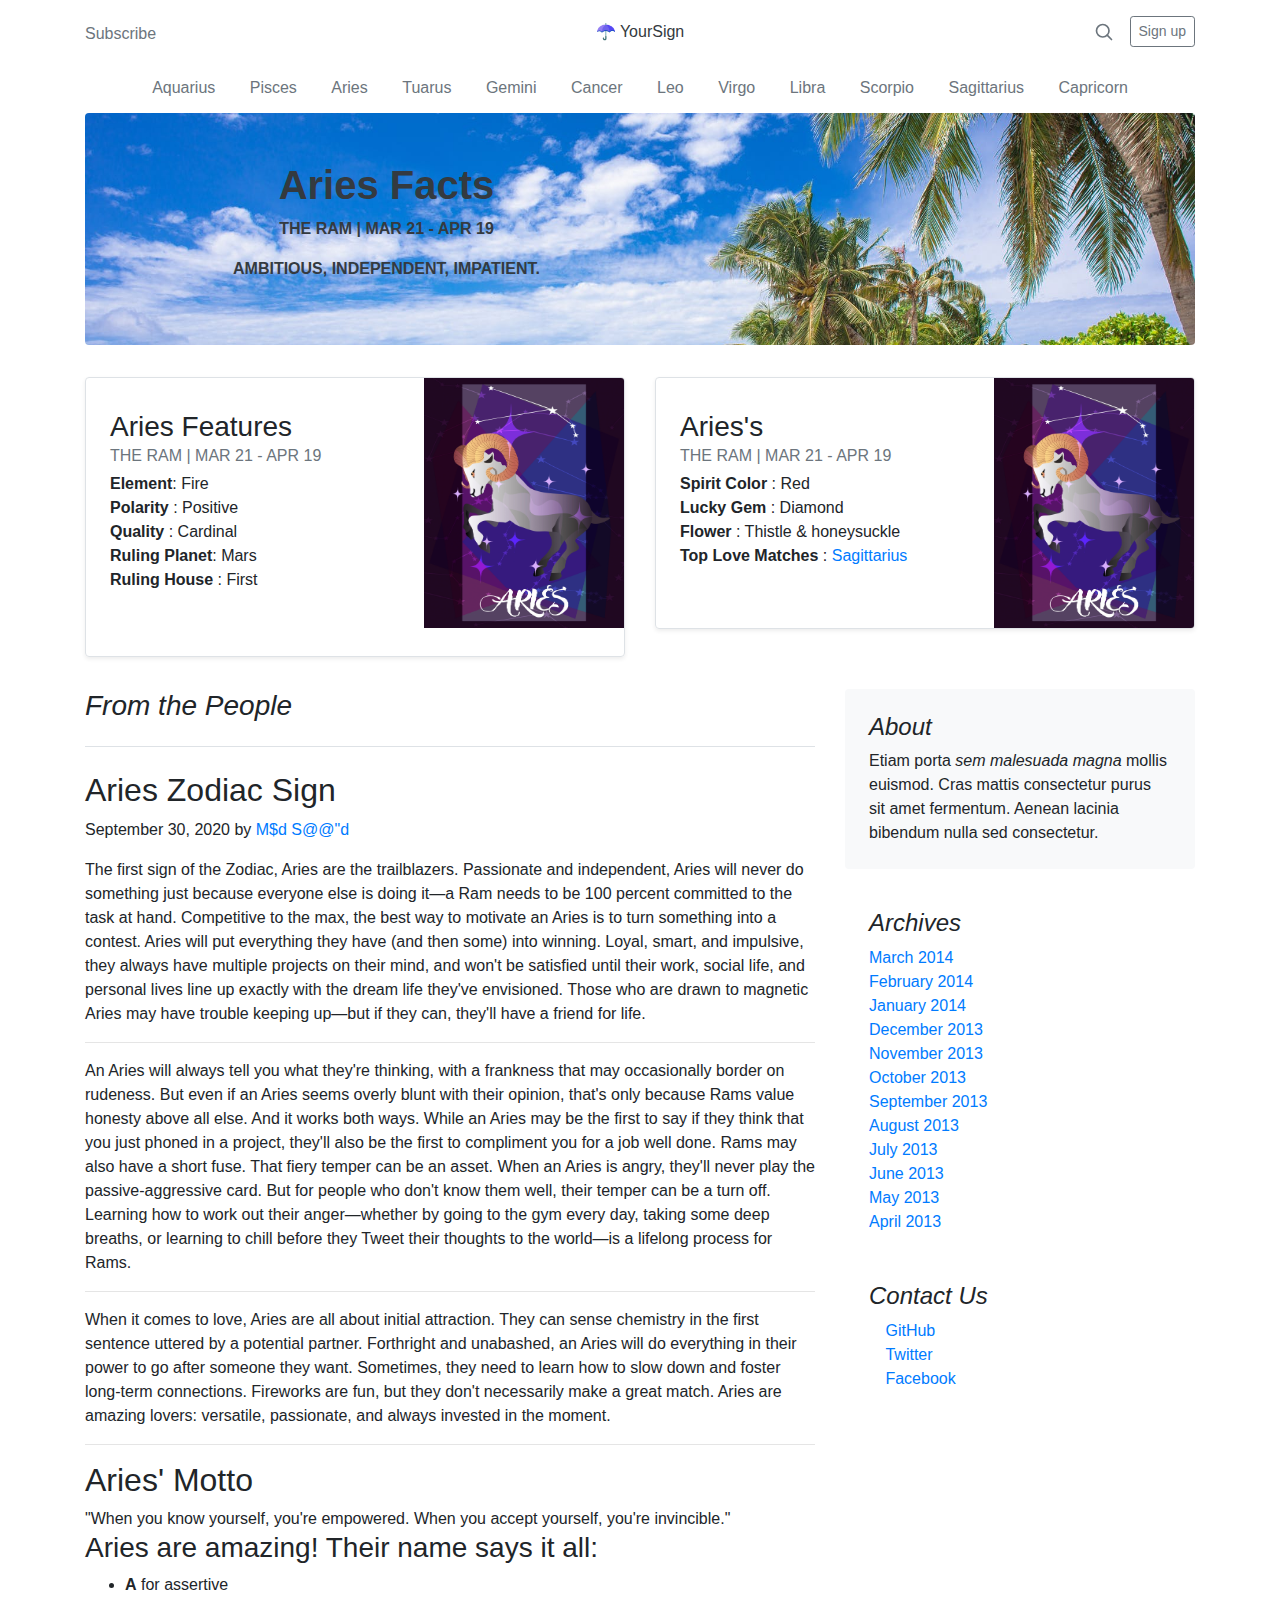
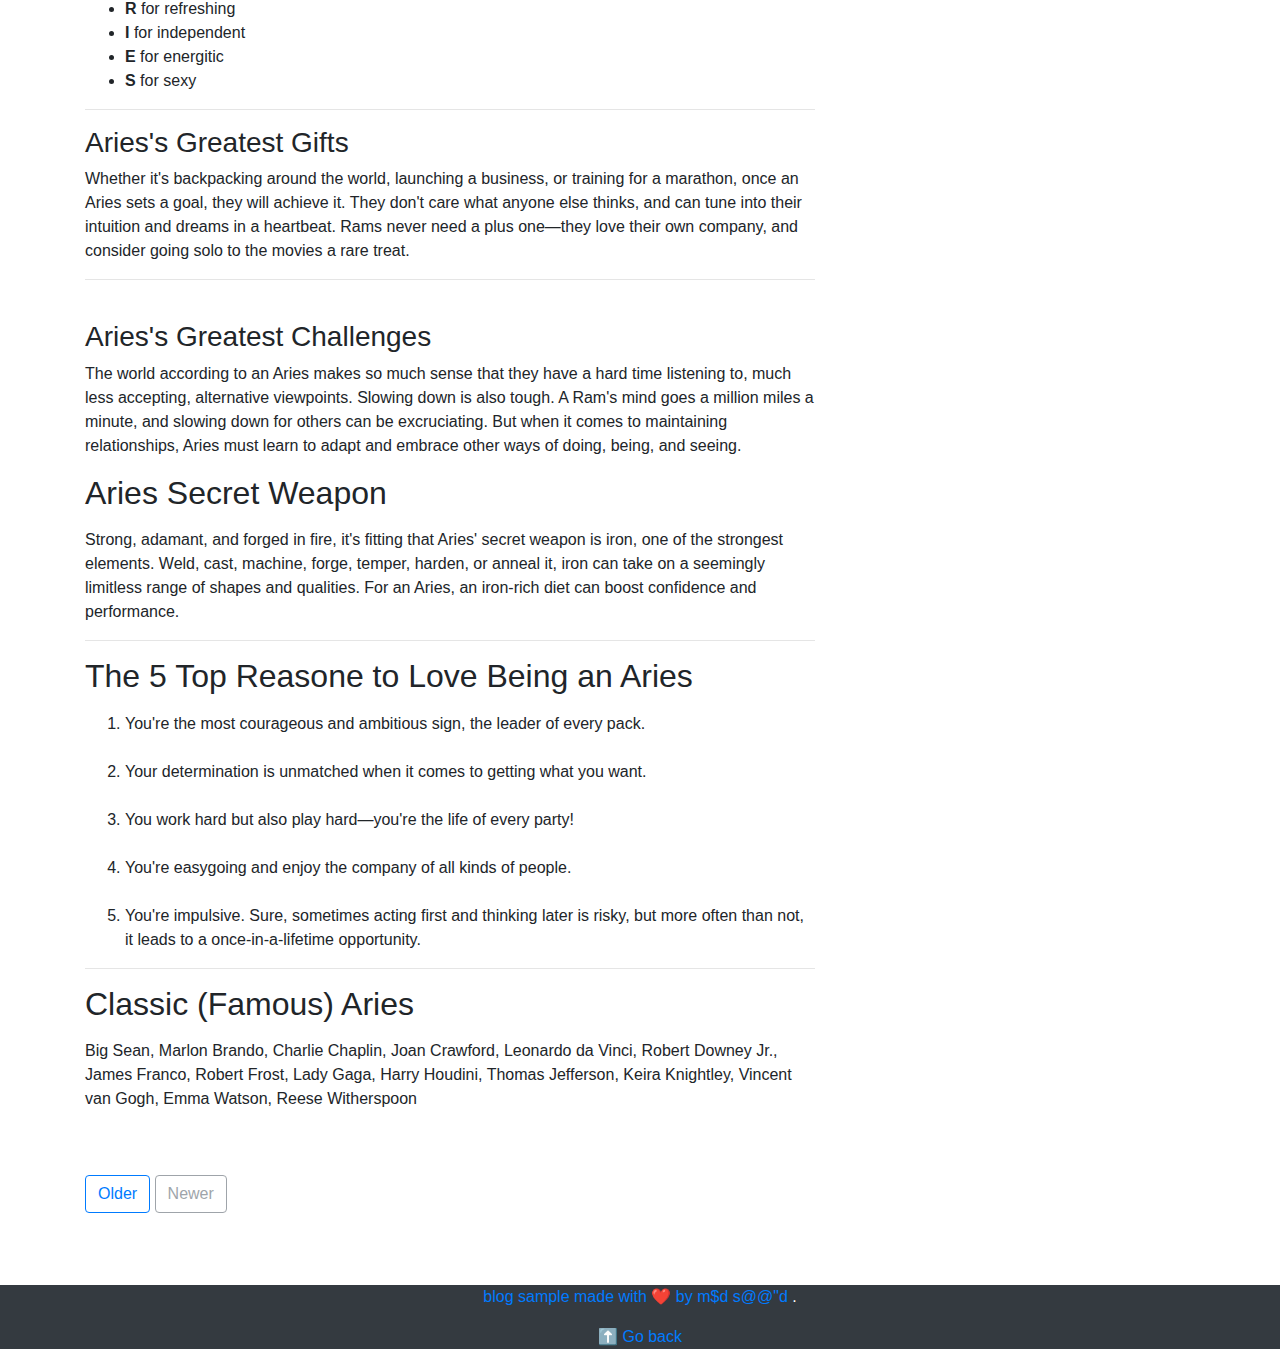
<file: public/Aries.html>
<!doctype html>
<html lang="en">
<head>

  <meta charset="UTF-8">
  <meta name="viewport" content="width=device-width, initial-scale=1, shrink-to-fit=no">
  <meta name="description" content="">
  <meta name="author" content="md sd">
  
  <link rel="stylesheet" href="https://stackpath.bootstrapcdn.com/font-awesome/4.7.0/css/font-awesome.min.css">
  <link rel="stylesheet" href="https://stackpath.bootstrapcdn.com/bootstrap/4.5.2/css/bootstrap.min.css" integrity="sha384-JcKb8q3iqJ61gNV9KGb8thSsNjpSL0n8PARn9HuZOnIxN0hoP+VmmDGMN5t9UJ0Z" crossorigin="anonymous">
  <script src="https://code.jquery.com/jquery-3.5.1.slim.min.js" integrity="sha384-DfXdz2htPH0lsSSs5nCTpuj/zy4C+OGpamoFVy38MVBnE+IbbVYUew+OrCXaRkfj" crossorigin="anonymous"></script>
  <script src="https://cdn.jsdelivr.net/npm/popper.js@1.16.1/dist/umd/popper.min.js" integrity="sha384-9/reFTGAW83EW2RDu2S0VKaIzap3H66lZH81PoYlFhbGU+6BZp6G7niu735Sk7lN" crossorigin="anonymous"></script>
  <script src="https://stackpath.bootstrapcdn.com/bootstrap/4.5.2/js/bootstrap.min.js" integrity="sha384-B4gt1jrGC7Jh4AgTPSdUtOBvfO8shuf57BaghqFfPlYxofvL8/KUEfYiJOMMV+rV" crossorigin="anonymous"></script>


  <style>
.backgr{
  background: url(./img/d.jpeg);
  background-size: cover;
  background-repeat: no-repeat;
  background-position: center;
}
.scrol{
    max-width: 100%;
    white-space: nowrap;
    height: 50px;
    overflow-x: auto;
    text-align: center;
    align-content: center;
    -webkit-overflow-scrolling: touch;
    -ms-overflow-style: none;
}
.na-link{
    padding-left: 15px;
    padding-right: 15px;
}
.scrol::-webkit-scrollbar{
    display: none;
}
.scrol a{
    color:#6c757d;
}
</style>
  <title>Aries sign</title>
</head>
<body>
  
  <div class="container">
  <header class="blog-header py-3">
    <div class="row flex-nowrap justify-content-between align-items-center">
      <div class="col-4 pt-1">
        <a class="text-muted" href="#">Subscribe</a>
      </div>
      <div class="col-4 text-center">
        <a class="blog-header-logo text-dark text-bold"  href="index.html"> &#9730 <strong></strong>YourSign</strong></a>
      </div>
      <div class="col-4 d-flex justify-content-end align-items-center">
        <a class="text-muted" href="#" aria-label="Search">
          <svg xmlns="http://www.w3.org/2000/svg" width="20" height="20" fill="none" stroke="currentColor" stroke-linecap="round" stroke-linejoin="round" stroke-width="2" class="mx-3" role="img" viewBox="0 0 24 24" focusable="false"><title>Search</title><circle cx="10.5" cy="10.5" r="7.5"/><path d="M21 21l-5.2-5.2"/></svg>
        </a>
        <a class="btn btn-sm btn-outline-secondary" href="#">Sign up</a>
      </div>
    </div>
  </header>

    <nav class="scrol ">
        <a class="na-link" href="Aquarius.html">Aquarius</a>
        <a class="na-link" href="Pisces.html">Pisces</a>
        <a class="na-link" href="Aries.html">Aries</a>
        <a class="na-link" href="Tuarus.html">Tuarus</a>
        <a class="na-link" href="Gemini.html">Gemini</a>
        <a class="na-link" href="Cancer.html">Cancer</a>
        <a class="na-link" href="Leo.html">Leo</a>
        <a class="na-link" href="Virgo.html">Virgo</a>
        <a class="na-link" href="Libra.html">Libra</a>
        <a class="na-link" href="Scorpio.html">Scorpio</a>
        <a class="na-link" href="Sagittarius.html">Sagittarius</a>
        <a class="na-link" href="Capricorn.html">Capricorn</a>
    </nav>

      <div class="jumbotron p-4 p-md-5 text-dark rounded bg-dark text-center backgr">
        <div class="col-md-6 px-0">
          <h1 class="title0"><strong>Aries Facts</strong></h1>
          <p class="title0"> <strong>THE RAM  |  MAR 21 - APR 19</strong></p>
          <p class="title0"><strong>AMBITIOUS, INDEPENDENT, IMPATIENT.</strong></p>
        <!----- <img src="./Cancer.jpg" alt="Aquarius image" width="200" height="250">
         <img src="./Cancer.jpg" alt="Aquarius image" width="200" height="250">-------->
      </div>
    </div>

      <div class="row mb-2">
        <div class="col-md-6">
          <div class="row no-gutters border rounded overflow-hidden flex-md-row mb-4 shadow-sm h-md-250 position-relative">
            <div class="col p-4 d-flex flex-column position-static">
              <strong class="d-inline-block mb-2 text-primary"></strong>
              <h3 class="mb-0">Aries Features</h3>
              <div class="mb-1 text-muted">THE RAM  |  MAR 21 - APR 19</div>
              <p><strong>Element</strong>: Fire<br>
                <strong>Polarity</strong> : Positive<br>
                <strong>Quality</strong> : Cardinal<br>
                <strong>Ruling Planet</strong>: Mars<br>
                <strong>Ruling House</strong> : First</p><br>
            </div>
            <div class="col-auto d-none d-lg-block">
              <img src="./img/Aries.jpg" alt="Aries image" width="200" height="250">
            </div>
          </div>
        </div>
        <div class="col-md-6">
          <div class="row no-gutters border rounded overflow-hidden flex-md-row mb-4 shadow-sm h-md-250 position-relative">
            <div class="col p-4 d-flex flex-column position-static">
              <strong class="d-inline-block mb-2 text-success"></strong>
              <h3 class="mb-0">Aries's</h3>
              <div class="mb-1 text-muted">THE RAM  |  MAR 21 - APR 19</div>
              <p><strong>Spirit Color</strong> : Red<br>
                <strong>Lucky Gem</strong> : Diamond<br>
                <strong>Flower</strong> : Thistle & honeysuckle<br>
                <strong>Top Love Matches</strong> : <a href="Sagittarius.html">Sagittarius</a></p>
            </div>
            <div class="col-auto d-none d-lg-block">
              <img src="./img/Aries.jpg" alt="Aries image" width="200" height="250">
            </div>
          </div>
        </div>
      </div>

    </div>



    <main role="main" class="container">
      <div class="row">
        <div class="col-md-8 blog-main">
          <h3 class="pb-4 mb-4 font-italic border-bottom">From the People </h3>
    
          <div class="blog-post">
            <h2 class="blog-post-title">Aries Zodiac Sign</h2>
            <p class="blog-post-meta ">September 30, 2020 by <a href="#">M$d S@@"d</a></p>
    
            <p>The first sign of the Zodiac, Aries are the trailblazers. Passionate and independent, Aries will never do something just because everyone else is doing it—a Ram needs to be 100 percent committed to the task at hand. Competitive to the max, the best way to motivate an Aries is to turn something into a contest. Aries will put everything they have (and then some) into winning. Loyal, smart, and impulsive, they always have multiple projects on their mind, and won't be satisfied until their work, social life, and personal lives line up exactly with the dream life they've envisioned. Those who are drawn to magnetic Aries may have trouble keeping up—but if they can, they'll have a friend for life.</p>
            <hr>
            <p>An Aries will always tell you what they're thinking, with a frankness that may occasionally border on rudeness. But even if an Aries seems overly blunt with their opinion, that's only because Rams value honesty above all else. And it works both ways. While an Aries may be the first to say if they think that you just phoned in a project, they'll also be the first to compliment you for a job well done. Rams may also have a short fuse. That fiery temper can be an asset. When an Aries is angry, they'll never play the passive-aggressive card. But for people who don't know them well, their temper can be a turn off. Learning how to work out their anger—whether by going to the gym every day, taking some deep breaths, or learning to chill before they Tweet their thoughts to the world—is a lifelong process for Rams.</p>
              <hr>
              <p>When it comes to love, Aries are all about initial attraction. They can sense chemistry in the first sentence uttered by a potential partner. Forthright and unabashed, an Aries will do everything in their power to go after someone they want. Sometimes, they need to learn how to slow down and foster long-term connections. Fireworks are fun, but they don't necessarily make a great match. Aries are amazing lovers: versatile, passionate, and always invested in the moment.</p>  
                <hr>
            <h2>Aries' Motto</h2>
            <quote>"When you know yourself, you're empowered. When you accept yourself, you're invincible."</quote>
            <br> 
            <h3>Aries are amazing! Their name says it all:</h3>
            <ul>
              <li> <strong>A</strong>  for assertive</li>
              <li> <strong>R</strong>  for refreshing</li>
              <li> <strong>I</strong>  for independent</li>
              <li> <strong>E</strong>  for energitic</li>
              <li> <strong>S</strong>  for sexy</li>
          </ul>
          <hr>
            <h3>Aries's Greatest Gifts</h3>
            <p>Whether it's backpacking around the world, launching a business, or training for a marathon, once an Aries sets a goal, they will achieve it. They don't care what anyone else thinks, and can tune into their intuition and dreams in a heartbeat. Rams never need a plus one—they love their own company, and consider going solo to the movies a rare treat.</p>
              <hr>
              <br>
            <h3>Aries's Greatest Challenges</h3>
            <p>The world according to an Aries makes so much sense that they have a hard time listening to, much less accepting, alternative viewpoints. Slowing down is also tough. A Ram's mind goes a million miles a minute, and slowing down for others can be excruciating. But when it comes to maintaining relationships, Aries must learn to adapt and embrace other ways of doing, being, and seeing.</p>
          </div><!-- /.blog-post -->
          <div class="blog-post">
            <h2 class="blog-post-title">Aries Secret Weapon</h2>
            <p class="blog-post-meta"><a href="#"></a></p>
            <p>Strong, adamant, and forged in fire, it's fitting that Aries' secret weapon is iron, one of the strongest elements. Weld, cast, machine, forge, temper, harden, or anneal it, iron can take on a seemingly limitless range of shapes and qualities. For an Aries, an iron-rich diet can boost confidence and performance.</p>
          </div><!-- /.blog-post -->
          <hr>
          <div class="blog-post">
            <h2 class="blog-post-title">The 5 Top Reasone to Love Being an Aries</h2>
            <p class="blog-post-meta"><a href="#"></a></p>
            <ol>
              <li> You're the most courageous and ambitious sign, the leader of every pack.</li> <br>
              <li>Your determination is unmatched when it comes to getting what you want.</li> <br>
              <li>You work hard but also play hard—you're the life of every party!</li> <br>
              <li>You're easygoing and enjoy the company of all kinds of people.</li> <br>
              <li>You're impulsive. Sure, sometimes acting first and thinking later is risky, but more often than not, it leads to a once-in-a-lifetime opportunity.</li>
          </ol>
          </div><!-- /.blog-post -->
          <hr>
          <div class="blog-post">
            <h2 class="blog-post-title">Classic (Famous) Aries</h2>
            <p class="blog-post-meta"><a href="#"></a></p>
            <p>Big Sean, Marlon Brando, Charlie Chaplin, Joan Crawford, Leonardo da Vinci, Robert Downey Jr., James Franco, Robert Frost, Lady Gaga, Harry Houdini, Thomas Jefferson, Keira Knightley, Vincent van Gogh, Emma Watson, Reese Witherspoon</p>
          </div><br><br>
    
          <nav class="blog-pagination">
            <a class="btn btn-outline-primary" href="index.html">Older</a>
            <a class="btn btn-outline-secondary disabled" href="#" tabindex="-1" aria-disabled="true">Newer</a>
          </nav>
        </div><!-- /.blog-main -->
    
        <aside class="col-md-4 blog-sidebar">
          <div class="p-4 mb-3 bg-light rounded">
            <h4 class="font-italic">About</h4>
            <p class="mb-0">Etiam porta <em>sem malesuada magna</em> mollis euismod. Cras mattis consectetur purus sit amet fermentum. Aenean lacinia bibendum nulla sed consectetur.</p>
          </div>
    
          <div class="p-4">
            <h4 class="font-italic">Archives</h4>
            <ol class="list-unstyled mb-0">
              <li><a href="#">March 2014</a></li>
              <li><a href="#">February 2014</a></li>
              <li><a href="#">January 2014</a></li>
              <li><a href="#">December 2013</a></li>
              <li><a href="#">November 2013</a></li>
              <li><a href="#">October 2013</a></li>
              <li><a href="#">September 2013</a></li>
              <li><a href="#">August 2013</a></li>
              <li><a href="#">July 2013</a></li>
              <li><a href="#">June 2013</a></li>
              <li><a href="#">May 2013</a></li>
              <li><a href="#">April 2013</a></li>
            </ol>
          </div>
    
          <div class="p-4">
            <h4 class="font-italic">Contact Us</h4>
            <ol class="list-unstyled">
              <li><a href="#"><i class="fab fa-github-square"></i>  GitHub</a></li>
              <li><a href="#"><i class="fab fa-twitter-square"></i> Twitter</a></li>
              <li><a href="#"> <i class="fab fa-facebook"></i> Facebook</li>
            </ol>
          </div>
        </aside><!-- /.blog-sidebar -->
      </div><!-- /.row -->
    </main><br><br><br><!-- /.container -->
    
    <footer class="blog-footer text-center bg-dark text-white">
      <p>blog sample made with &#10084 by <a href="https://facebook.com/">m$d s@@"d</a> <a href="https://twitter.com/mdo"></a>.</p>
      <p>
        <a href="#">&#11014 Go back</a>
      </p>
    </footer>
  </body>
  </html>
</body>
</html>
</file>
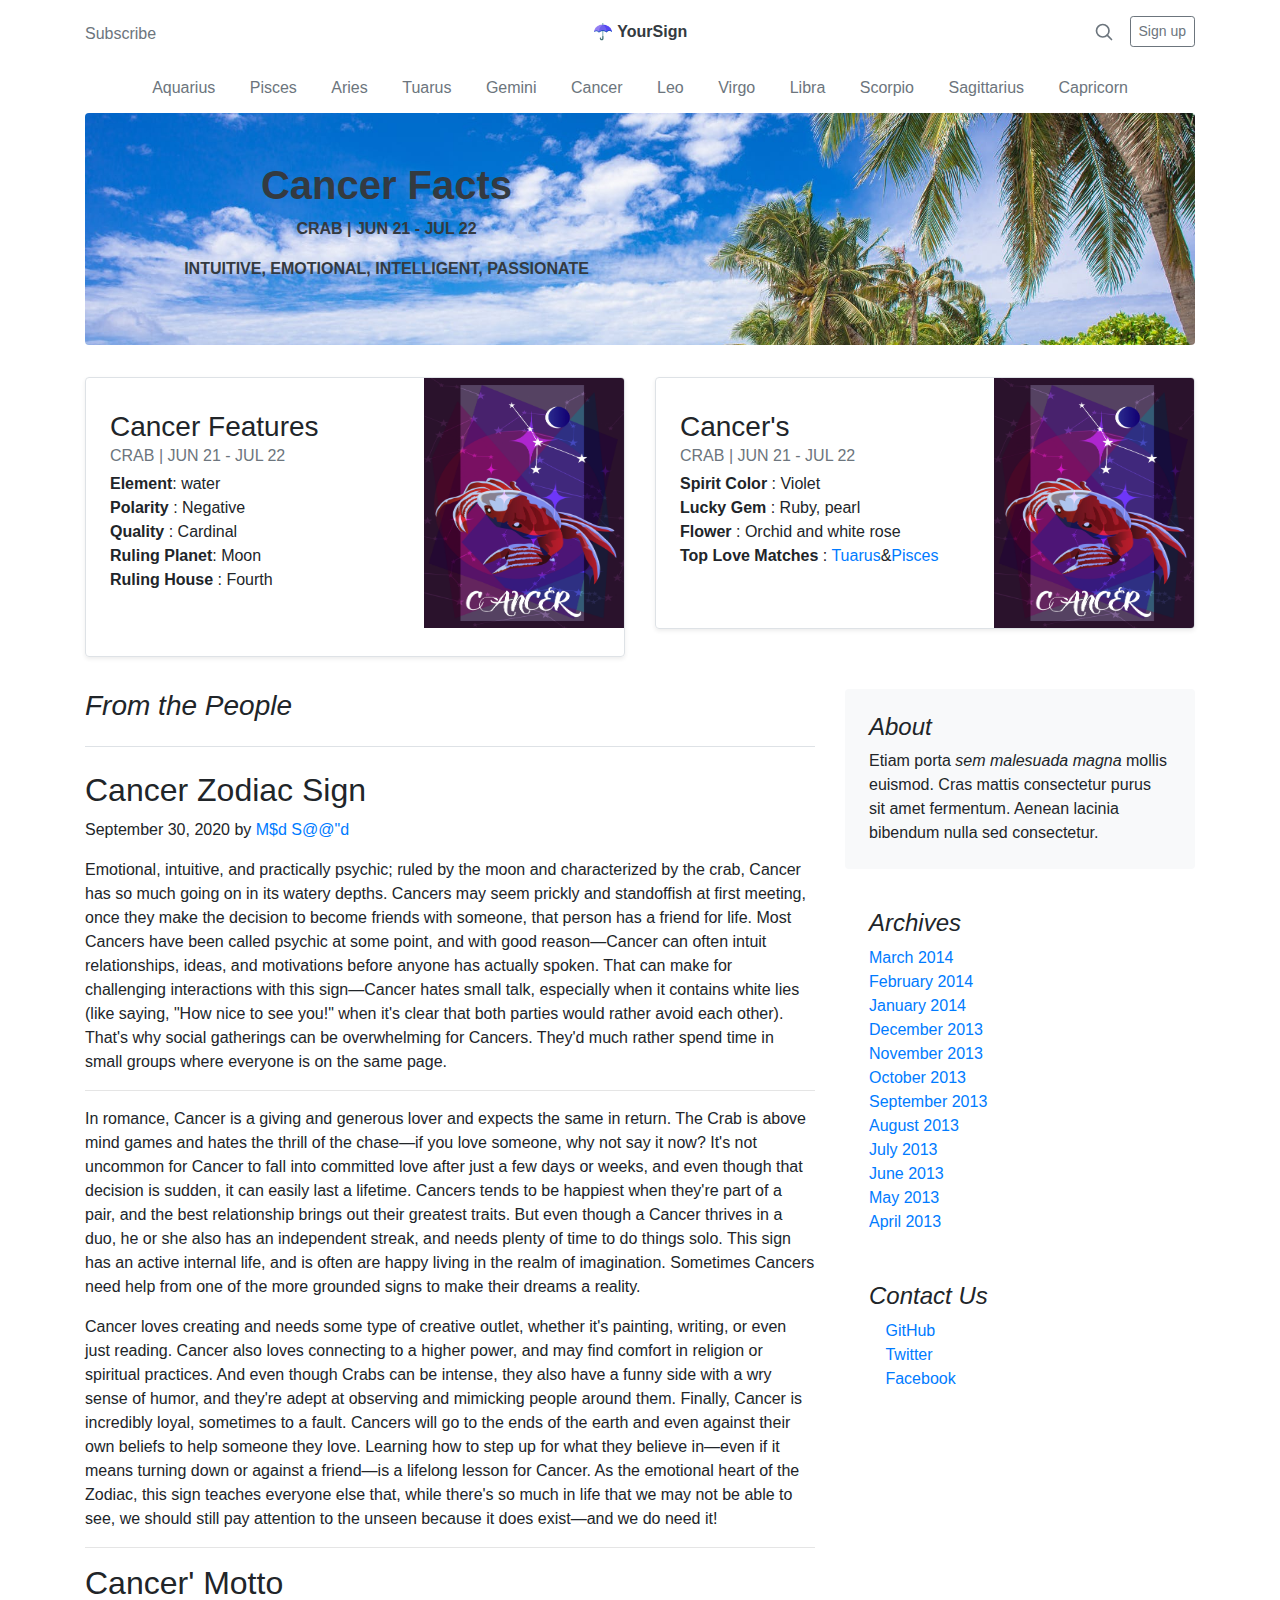
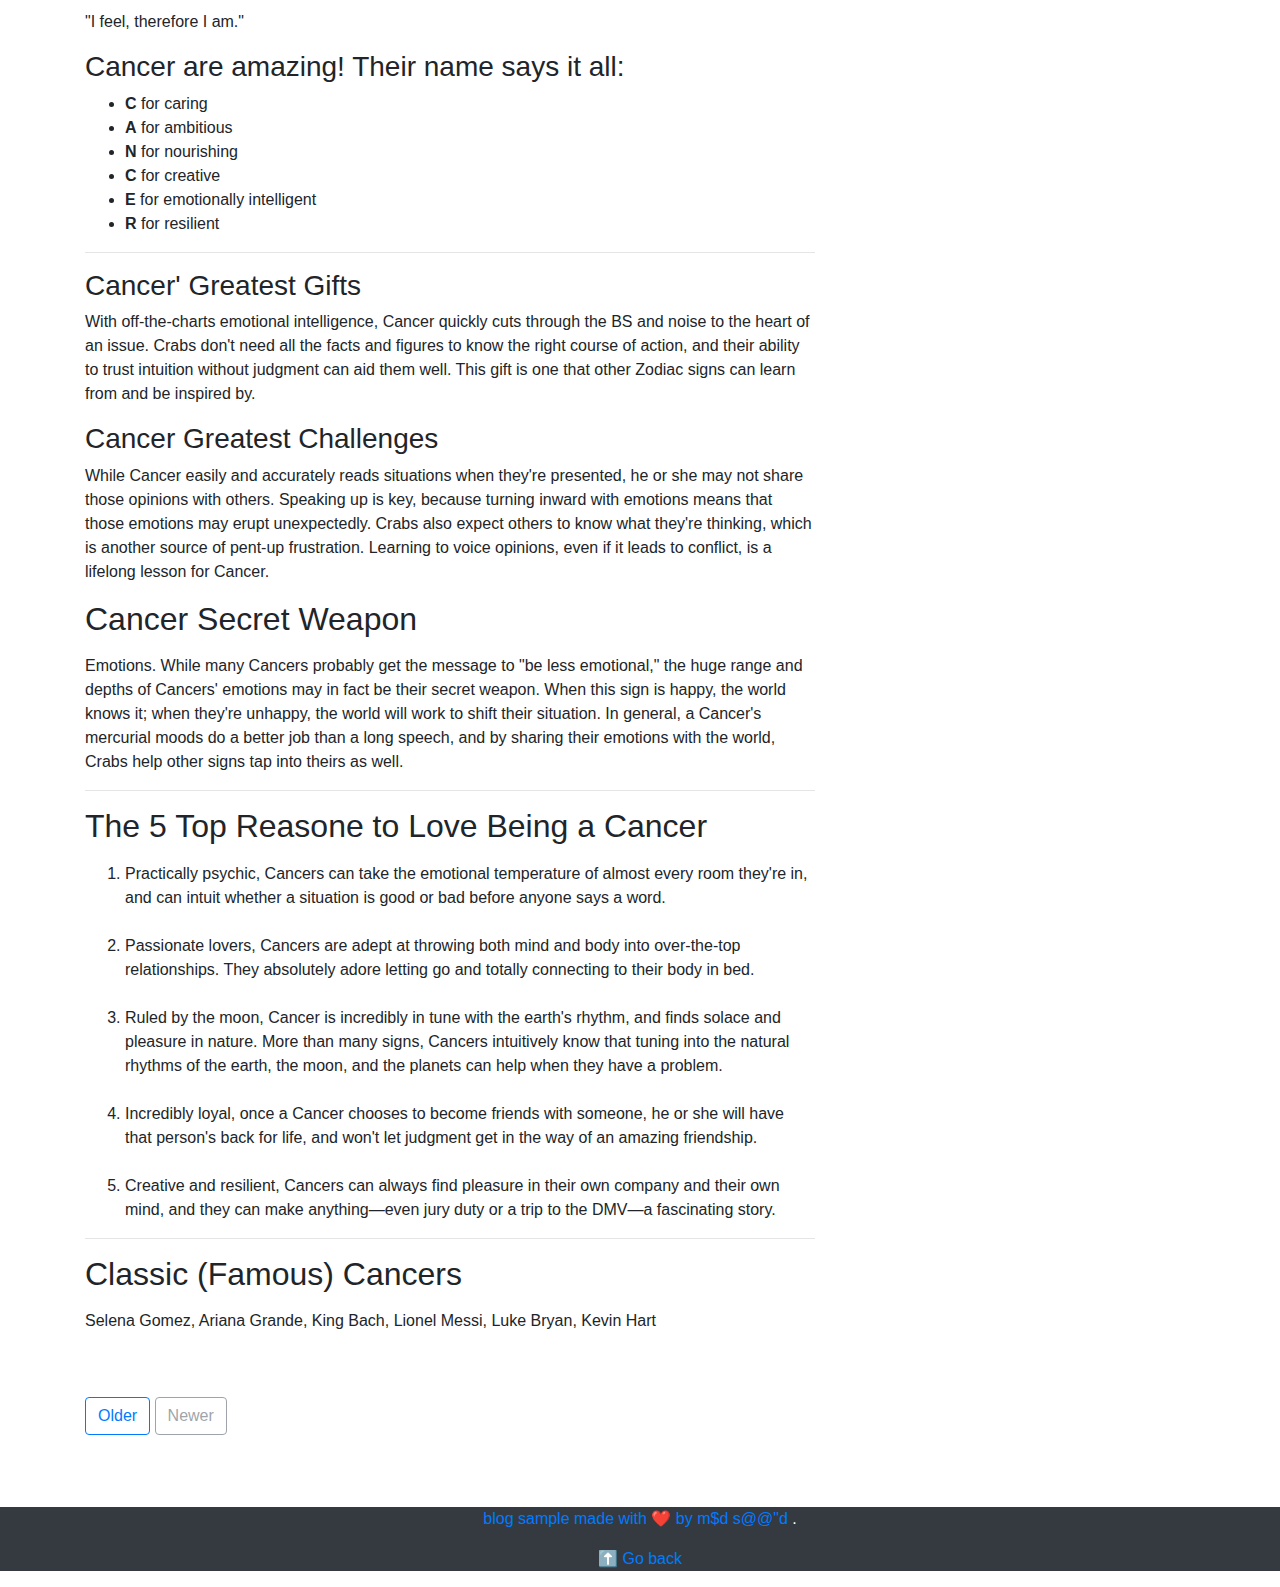
<file: public/Cancer.html>
<!doctype html>
<html lang="en">
<head>

  <meta charset="UTF-8">
  <meta name="viewport" content="width=device-width, initial-scale=1, shrink-to-fit=no">
  <meta name="description" content="">
  <meta name="author" content="md sd">
  
  <link rel="stylesheet" href="https://stackpath.bootstrapcdn.com/font-awesome/4.7.0/css/font-awesome.min.css">
  <link rel="stylesheet" href="https://stackpath.bootstrapcdn.com/bootstrap/4.5.2/css/bootstrap.min.css" integrity="sha384-JcKb8q3iqJ61gNV9KGb8thSsNjpSL0n8PARn9HuZOnIxN0hoP+VmmDGMN5t9UJ0Z" crossorigin="anonymous">
  <script src="https://code.jquery.com/jquery-3.5.1.slim.min.js" integrity="sha384-DfXdz2htPH0lsSSs5nCTpuj/zy4C+OGpamoFVy38MVBnE+IbbVYUew+OrCXaRkfj" crossorigin="anonymous"></script>
  <script src="https://cdn.jsdelivr.net/npm/popper.js@1.16.1/dist/umd/popper.min.js" integrity="sha384-9/reFTGAW83EW2RDu2S0VKaIzap3H66lZH81PoYlFhbGU+6BZp6G7niu735Sk7lN" crossorigin="anonymous"></script>
  <script src="https://stackpath.bootstrapcdn.com/bootstrap/4.5.2/js/bootstrap.min.js" integrity="sha384-B4gt1jrGC7Jh4AgTPSdUtOBvfO8shuf57BaghqFfPlYxofvL8/KUEfYiJOMMV+rV" crossorigin="anonymous"></script>


  <style>
.backgr{
  background: url(./img/d.jpeg);
  background-size: cover;
  background-repeat: no-repeat;
  background-position: center;
}
.scrol{
    max-width: 100%;
    white-space: nowrap;
    height: 50px;
    overflow-x: auto;
    text-align: center;
    align-content: center;
    -webkit-overflow-scrolling: touch;
    -ms-overflow-style: none;
}
.na-link{
    padding-left: 15px;
    padding-right: 15px;
}
.scrol::-webkit-scrollbar{
    display: none;
}
.scrol a{
    color:#6c757d;
}
</style>
  <title>Aquarius sign</title>
</head>
<body>
  
  <div class="container">
  <header class="blog-header py-3">
    <div class="row flex-nowrap justify-content-between align-items-center">
      <div class="col-4 pt-1">
        <a class="text-muted" href="#">Subscribe</a>
      </div>
      <div class="col-4 text-center">
        <a class="blog-header-logo text-dark text-bold"  href="index.html"> &#9730 <strong>YourSign</strong></a>
      </div>
      <div class="col-4 d-flex justify-content-end align-items-center">
        <a class="text-muted" href="#" aria-label="Search">
          <svg xmlns="http://www.w3.org/2000/svg" width="20" height="20" fill="none" stroke="currentColor" stroke-linecap="round" stroke-linejoin="round" stroke-width="2" class="mx-3" role="img" viewBox="0 0 24 24" focusable="false"><title>Search</title><circle cx="10.5" cy="10.5" r="7.5"/><path d="M21 21l-5.2-5.2"/></svg>
        </a>
        <a class="btn btn-sm btn-outline-secondary" href="#">Sign up</a>
      </div>
    </div>
  </header>

    <nav class="scrol ">
        <a class="na-link" href="Aquarius.html">Aquarius</a>
        <a class="na-link" href="Pisces.html">Pisces</a>
        <a class="na-link" href="Aries.html">Aries</a>
        <a class="na-link" href="Tuarus.html">Tuarus</a>
        <a class="na-link" href="Gemini.html">Gemini</a>
        <a class="na-link" href="Cancer.html">Cancer</a>
        <a class="na-link" href="Leo.html">Leo</a>
        <a class="na-link" href="Virgo.html">Virgo</a>
        <a class="na-link" href="Libra.html">Libra</a>
        <a class="na-link" href="Scorpio.html">Scorpio</a>
        <a class="na-link" href="Sagittarius.html">Sagittarius</a>
        <a class="na-link" href="Capricorn.html">Capricorn</a>
    </nav>

      <div class="jumbotron p-4 p-md-5 text-dark rounded bg-dark text-center backgr">
        <div class="col-md-6 px-0">
          <h1 class="title0"><strong>Cancer Facts</strong></h1>
          <p class="title0"><strong>CRAB  |  JUN 21 - JUL 22</strong></p>
          <p class="title0"><strong>INTUITIVE, EMOTIONAL, INTELLIGENT, PASSIONATE</strong> </p>
        <!----- <img src="./Cancer.jpg" alt="Aquarius image" width="200" height="250">
         <img src="./Cancer.jpg" alt="Aquarius image" width="200" height="250">-------->
      </div>
    </div>

      <div class="row mb-2">
        <div class="col-md-6">
          <div class="row no-gutters border rounded overflow-hidden flex-md-row mb-4 shadow-sm h-md-250 position-relative">
            <div class="col p-4 d-flex flex-column position-static">
              <strong class="d-inline-block mb-2 text-primary"></strong>
              <h3 class="mb-0">Cancer Features</h3>
              <div class="mb-1 text-muted">CRAB  |  JUN 21 - JUL 22</div>
              <p><strong>Element</strong>: water<br>
                <strong>Polarity</strong> : Negative<br>
                <strong>Quality</strong> : Cardinal<br>
                <strong>Ruling Planet</strong>: Moon<br>
                <strong>Ruling House</strong> : Fourth</p><br>
            </div>
            <div class="col-auto d-none d-lg-block">
              <img src="./img/Cancer.jpg" alt="Aquarius image" width="200" height="250">
            </div>
          </div>
        </div>
        <div class="col-md-6">
          <div class="row no-gutters border rounded overflow-hidden flex-md-row mb-4 shadow-sm h-md-250 position-relative">
            <div class="col p-4 d-flex flex-column position-static">
              <strong class="d-inline-block mb-2 text-success"></strong>
              <h3 class="mb-0">Cancer's</h3>
              <div class="mb-1 text-muted">CRAB  |  JUN 21 - JUL 22</div>
              <p><strong>Spirit Color</strong> : Violet<br>
                <strong>Lucky Gem</strong> : Ruby, pearl<br>
                <strong>Flower</strong> : Orchid and white rose<br>
                <strong>Top Love Matches</strong> : <a href="Tuarus.html">Tuarus</a>&<a href="Pisces.html">Pisces</a></p>
            </div>
            <div class="col-auto d-none d-lg-block">
              <img src="./img/Cancer.jpg" alt="Aquarius image" width="200" height="250">
            </div>
          </div>
        </div>
      </div>

    </div>



    <main role="main" class="container">
      <div class="row">
        <div class="col-md-8 blog-main">
          <h3 class="pb-4 mb-4 font-italic border-bottom">From the People </h3>
    
          <div class="blog-post">
            <h2 class="blog-post-title">Cancer Zodiac Sign</h2>
            <p class="blog-post-meta ">September 30, 2020 by <a href="#">M$d S@@"d</a></p>
    
            <p>Emotional, intuitive, and practically psychic; ruled by the moon and characterized by the crab, Cancer has so much going on in its watery depths. Cancers may seem prickly and standoffish at first meeting, once they make the decision to become friends with someone, that person has a friend for life.
              Most Cancers have been called psychic at some point, and with good reason—Cancer can often intuit relationships, ideas, and motivations before anyone has actually spoken. That can make for challenging interactions with this sign—Cancer hates small talk, especially when it contains white lies (like saying, "How nice to see you!" when it's clear that both parties would rather avoid each other). That's why social gatherings can be overwhelming for Cancers. They'd much rather spend time in small groups where everyone is on the same page.</p>
            <hr>
            <p>In romance, Cancer is a giving and generous lover and expects the same in return. The Crab is above mind games and hates the thrill of the chase—if you love someone, why not say it now? It's not uncommon for Cancer to fall into committed love after just a few days or weeks, and even though that decision is sudden, it can easily last a lifetime. Cancers tends to be happiest when they're part of a pair, and the best relationship brings out their greatest traits. But even though a Cancer thrives in a duo, he or she also has an independent streak, and needs plenty of time to do things solo. This sign has an active internal life, and is often are happy living in the realm of imagination. Sometimes Cancers need help from one of the more grounded signs to make their dreams a reality.</p>
            <p>Cancer loves creating and needs some type of creative outlet, whether it's painting, writing, or even just reading. Cancer also loves connecting to a higher power, and may find comfort in religion or spiritual practices. And even though Crabs can be intense, they also have a funny side with a wry sense of humor, and they're adept at observing and mimicking people around them.
              Finally, Cancer is incredibly loyal, sometimes to a fault. Cancers will go to the ends of the earth and even against their own beliefs to help someone they love. Learning how to step up for what they believe in—even if it means turning down or against a friend—is a lifelong lesson for Cancer. As the emotional heart of the Zodiac, this sign teaches everyone else that, while there's so much in life that we may not be able to see, we should still pay attention to the unseen because it does exist—and we do need it!</p>
              <hr>
            <h2>Cancer' Motto</h2>
            <p>"I feel, therefore I am."</p>
            <h3>Cancer are amazing! Their name says it all:</h3>
            <ul>
              <li> <strong>C</strong>  for caring</li>
              <li> <strong>A</strong>  for ambitious</li>
              <li> <strong>N</strong>  for nourishing</li>
              <li> <strong>C</strong>  for creative</li>
              <li> <strong>E</strong>  for  emotionally intelligent</li>
              <li> <strong>R</strong>  for resilient</li>
          </ul>
          <hr>
            <h3>Cancer' Greatest Gifts</h3>
            <p>With off-the-charts emotional intelligence, Cancer quickly cuts through the BS and noise to the heart of an issue. Crabs don't need all the facts and figures to know the right course of action, and their ability to trust intuition without judgment can aid them well. This gift is one that other Zodiac signs can learn from and be inspired by.</p>
            <h3>Cancer Greatest Challenges</h3>
            <p>While Cancer easily and accurately reads situations when they're presented, he or she may not share those opinions with others. Speaking up is key, because turning inward with emotions means that those emotions may erupt unexpectedly. Crabs also expect others to know what they're thinking, which is another source of pent-up frustration. Learning to voice opinions, even if it leads to conflict, is a lifelong lesson for Cancer.</p>
          </div><!-- /.blog-post -->
          <div class="blog-post">
            <h2 class="blog-post-title">Cancer Secret Weapon</h2>
            <p class="blog-post-meta"><a href="#"></a></p>
            <p>Emotions. While many Cancers probably get the message to "be less emotional," the huge range and depths of Cancers' emotions may in fact be their secret weapon. When this sign is happy, the world knows it; when they're unhappy, the world will work to shift their situation. In general, a Cancer's mercurial moods do a better job than a long speech, and by sharing their emotions with the world, Crabs help other signs tap into theirs as well.</p>
          </div><!-- /.blog-post -->
          <hr>
          <div class="blog-post">
            <h2 class="blog-post-title">The 5 Top Reasone to Love Being a Cancer</h2>
            <p class="blog-post-meta"><a href="#"></a></p>
            <ol>
              <li>Practically psychic, Cancers can take the emotional temperature of almost every room they're in, and can intuit whether a situation is good or bad before anyone says a word.</li> <br>
              <li>Passionate lovers, Cancers are adept at throwing both mind and body into over-the-top relationships. They absolutely adore letting go and totally connecting to their body in bed.</li> <br>
              <li>Ruled by the moon, Cancer is incredibly in tune with the earth's rhythm, and finds solace and pleasure in nature. More than many signs, Cancers intuitively know that tuning into the natural rhythms of the earth, the moon, and the planets can help when they have a problem.</li> <br>
              <li>Incredibly loyal, once a Cancer chooses to become friends with someone, he or she will have that person's back for life, and won't let judgment get in the way of an amazing friendship.</li> <br>
              <li>Creative and resilient, Cancers can always find pleasure in their own company and their own mind, and they can make anything—even jury duty or a trip to the DMV—a fascinating story.</li>
          </ol>
          </div><!-- /.blog-post -->
          <hr>
          <div class="blog-post">
            <h2 class="blog-post-title">Classic (Famous) Cancers</h2>
            <p class="blog-post-meta"><a href="#"></a></p>
            <p>Selena Gomez, Ariana Grande, King Bach, Lionel Messi, Luke Bryan, Kevin Hart</p>
          </div><br><br>
    
          <nav class="blog-pagination">
            <a class="btn btn-outline-primary" href="#">Older</a>
            <a class="btn btn-outline-secondary disabled" href="#" tabindex="-1" aria-disabled="true">Newer</a>
          </nav>
        </div><!-- /.blog-main -->
    
        <aside class="col-md-4 blog-sidebar">
          <div class="p-4 mb-3 bg-light rounded">
            <h4 class="font-italic">About</h4>
            <p class="mb-0">Etiam porta <em>sem malesuada magna</em> mollis euismod. Cras mattis consectetur purus sit amet fermentum. Aenean lacinia bibendum nulla sed consectetur.</p>
          </div>
    
          <div class="p-4">
            <h4 class="font-italic">Archives</h4>
            <ol class="list-unstyled mb-0">
              <li><a href="#">March 2014</a></li>
              <li><a href="#">February 2014</a></li>
              <li><a href="#">January 2014</a></li>
              <li><a href="#">December 2013</a></li>
              <li><a href="#">November 2013</a></li>
              <li><a href="#">October 2013</a></li>
              <li><a href="#">September 2013</a></li>
              <li><a href="#">August 2013</a></li>
              <li><a href="#">July 2013</a></li>
              <li><a href="#">June 2013</a></li>
              <li><a href="#">May 2013</a></li>
              <li><a href="#">April 2013</a></li>
            </ol>
          </div>
    
          <div class="p-4">
            <h4 class="font-italic">Contact Us</h4>
            <ol class="list-unstyled">
              <li><a href="#"><i class="fab fa-github-square"></i>  GitHub</a></li>
              <li><a href="#"><i class="fab fa-twitter-square"></i> Twitter</a></li>
              <li><a href="#"> <i class="fab fa-facebook"></i> Facebook</li>
            </ol>
          </div>
        </aside><!-- /.blog-sidebar -->
      </div><!-- /.row -->
    </main><br><br><br><!-- /.container -->
    
    <footer class="blog-footer text-center bg-dark text-white">
      <p>blog sample made with &#10084 by <a href="https://getbootstrap.com/">m$d s@@"d</a> <a href="https://twitter.com/mdo"></a>.</p>
      <p>
        <a href="#">&#11014 Go back</a>
      </p>
    </footer>
  </body>
  </html>
</body>
</html>
</file>
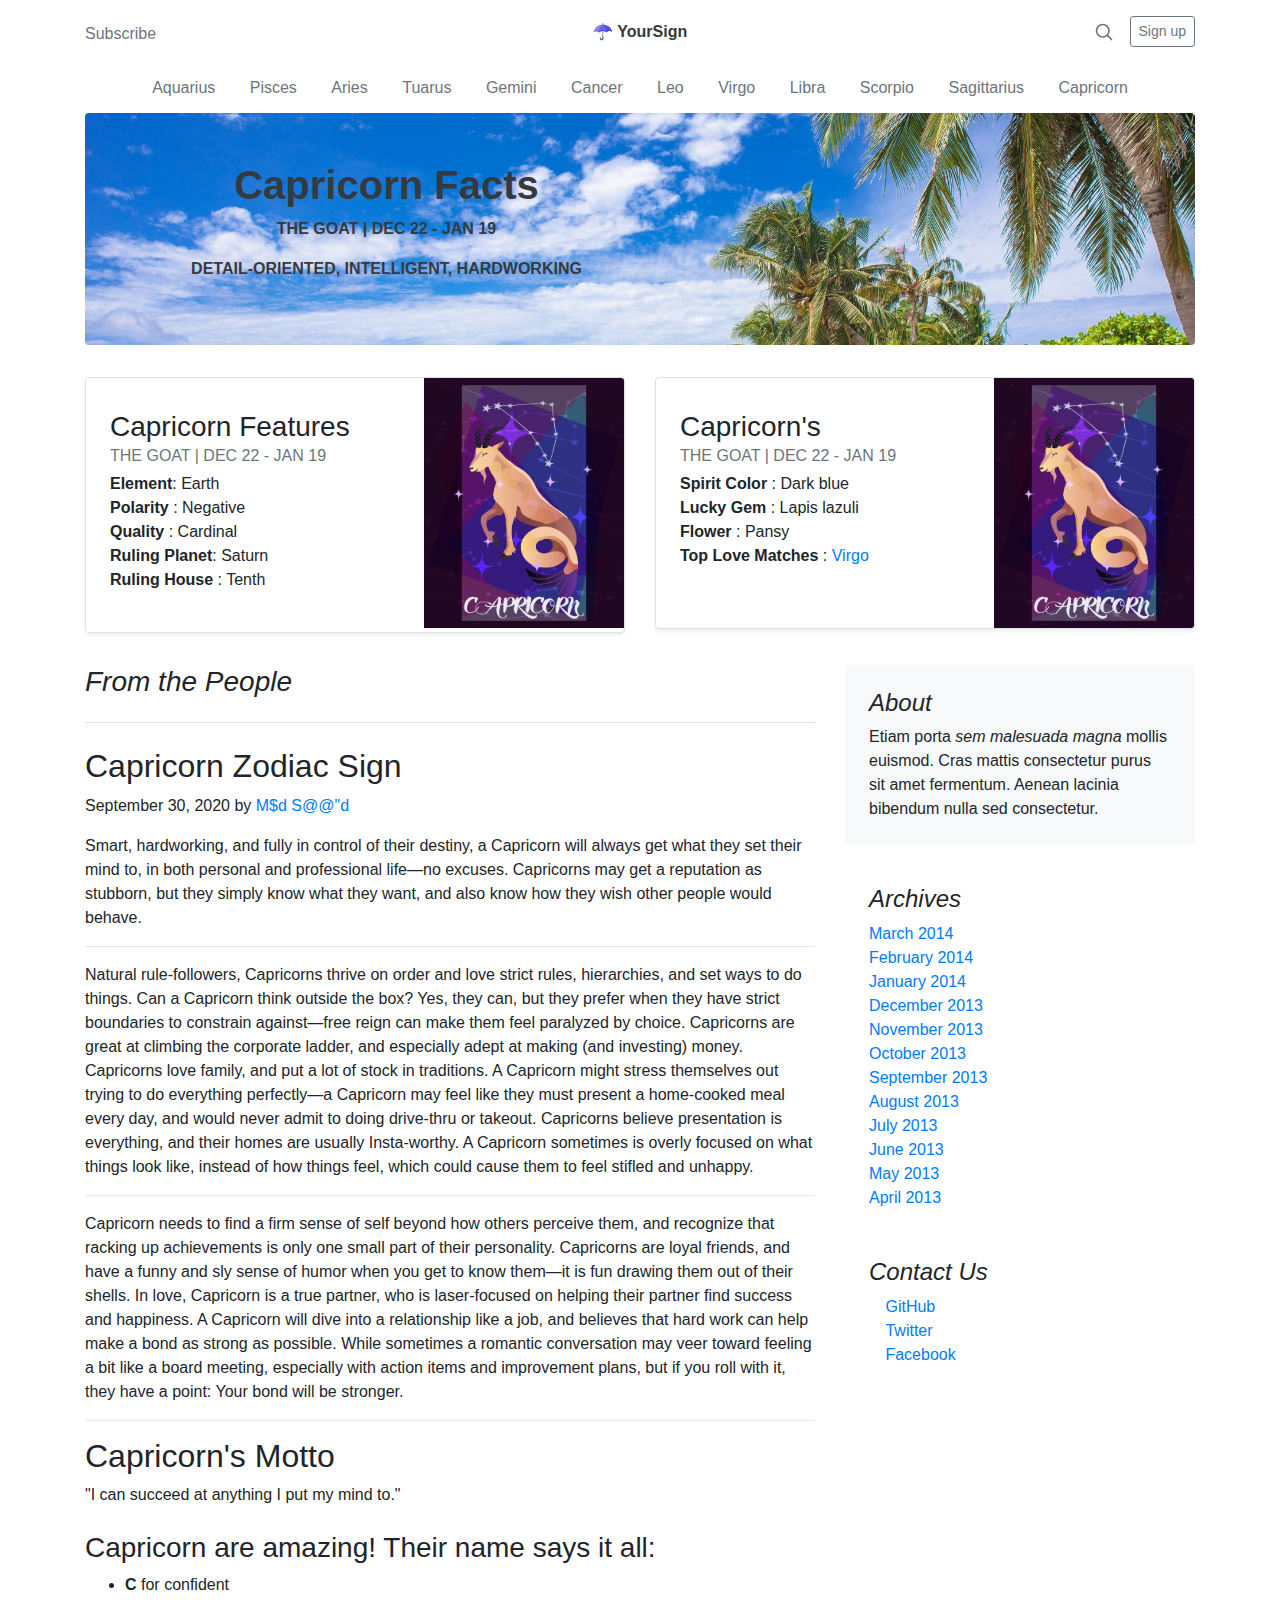
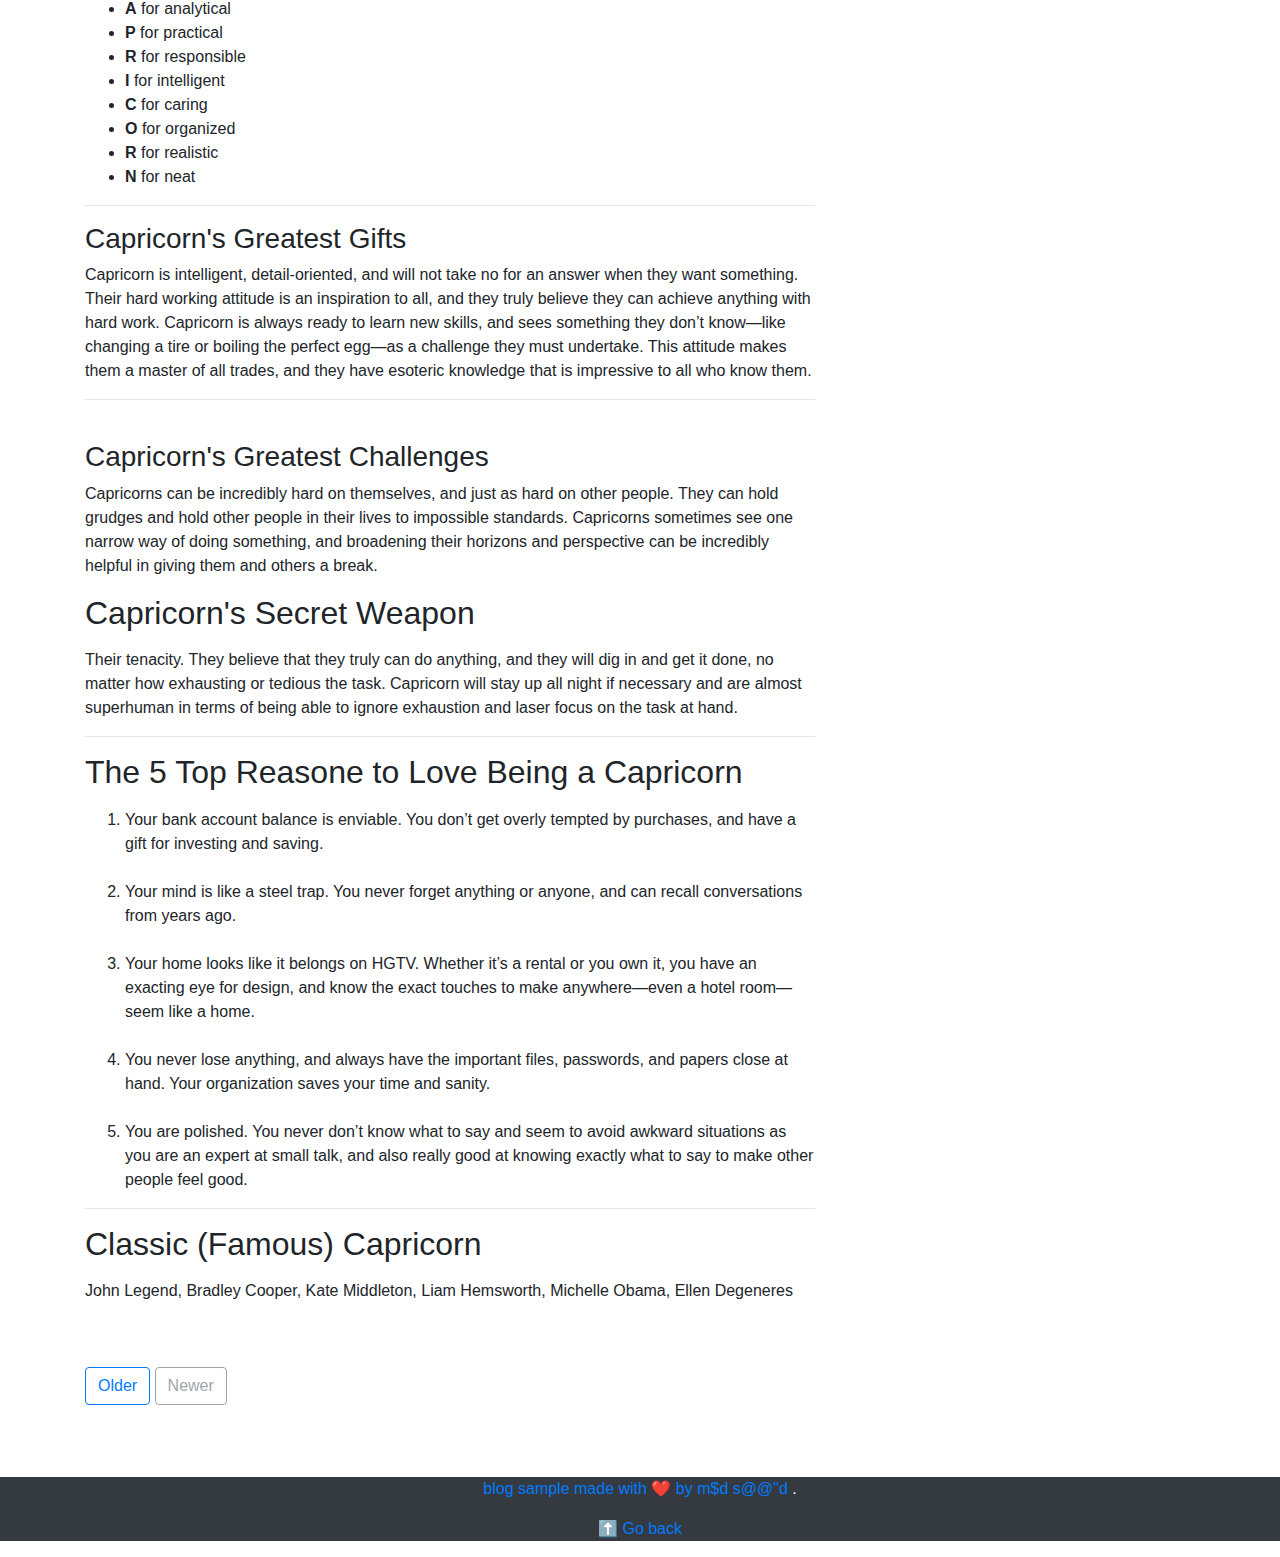
<file: public/Capricorn.html>
<!doctype html>
<html lang="en">
<head>

  <meta charset="UTF-8">
  <meta name="viewport" content="width=device-width, initial-scale=1, shrink-to-fit=no">
  <meta name="description" content="">
  <meta name="author" content="md sd">
  
  <link rel="stylesheet" href="https://stackpath.bootstrapcdn.com/font-awesome/4.7.0/css/font-awesome.min.css">
  <link rel="stylesheet" href="https://stackpath.bootstrapcdn.com/bootstrap/4.5.2/css/bootstrap.min.css" integrity="sha384-JcKb8q3iqJ61gNV9KGb8thSsNjpSL0n8PARn9HuZOnIxN0hoP+VmmDGMN5t9UJ0Z" crossorigin="anonymous">
  <script src="https://code.jquery.com/jquery-3.5.1.slim.min.js" integrity="sha384-DfXdz2htPH0lsSSs5nCTpuj/zy4C+OGpamoFVy38MVBnE+IbbVYUew+OrCXaRkfj" crossorigin="anonymous"></script>
  <script src="https://cdn.jsdelivr.net/npm/popper.js@1.16.1/dist/umd/popper.min.js" integrity="sha384-9/reFTGAW83EW2RDu2S0VKaIzap3H66lZH81PoYlFhbGU+6BZp6G7niu735Sk7lN" crossorigin="anonymous"></script>
  <script src="https://stackpath.bootstrapcdn.com/bootstrap/4.5.2/js/bootstrap.min.js" integrity="sha384-B4gt1jrGC7Jh4AgTPSdUtOBvfO8shuf57BaghqFfPlYxofvL8/KUEfYiJOMMV+rV" crossorigin="anonymous"></script>


  <style>
.backgr{
  background: url(./img/d.jpeg);
  background-size: cover;
  background-repeat: no-repeat;
  background-position: center;
}
.scrol{
    max-width: 100%;
    white-space: nowrap;
    height: 50px;
    overflow-x: auto;
    text-align: center;
    align-content: center;
    -webkit-overflow-scrolling: touch;
    -ms-overflow-style: none;
}
.na-link{
    padding-left: 15px;
    padding-right: 15px;
}
.scrol::-webkit-scrollbar{
    display: none;
}
.scrol a{
    color:#6c757d;
}
</style>
  <title>Capricorn sign</title>
</head>
<body>
  
  <div class="container">
  <header class="blog-header py-3">
    <div class="row flex-nowrap justify-content-between align-items-center">
      <div class="col-4 pt-1">
        <a class="text-muted" href="#">Subscribe</a>
      </div>
      <div class="col-4 text-center">
        <a class="blog-header-logo text-dark text-bold"  href="index.html"> &#9730 <strong>YourSign</strong></a>
      </div>
      <div class="col-4 d-flex justify-content-end align-items-center">
        <a class="text-muted" href="#" aria-label="Search">
          <svg xmlns="http://www.w3.org/2000/svg" width="20" height="20" fill="none" stroke="currentColor" stroke-linecap="round" stroke-linejoin="round" stroke-width="2" class="mx-3" role="img" viewBox="0 0 24 24" focusable="false"><title>Search</title><circle cx="10.5" cy="10.5" r="7.5"/><path d="M21 21l-5.2-5.2"/></svg>
        </a>
        <a class="btn btn-sm btn-outline-secondary" href="#">Sign up</a>
      </div>
    </div>
  </header>

    <nav class="scrol ">
        <a class="na-link" href="Aquarius.html">Aquarius</a>
        <a class="na-link" href="Pisces.html">Pisces</a>
        <a class="na-link" href="Aries.html">Aries</a>
        <a class="na-link" href="Tuarus.html">Tuarus</a>
        <a class="na-link" href="Gemini.html">Gemini</a>
        <a class="na-link" href="Cancer.html">Cancer</a>
        <a class="na-link" href="Leo.html">Leo</a>
        <a class="na-link" href="Virgo.html">Virgo</a>
        <a class="na-link" href="Libra.html">Libra</a>
        <a class="na-link" href="Scorpio.html">Scorpio</a>
        <a class="na-link" href="Sagittarius.html">Sagittarius</a>
        <a class="na-link" href="Capricorn.html">Capricorn</a>
    </nav>

      <div class="jumbotron p-4 p-md-5 text-dark rounded bg-dark text-center backgr">
        <div class="col-md-6 px-0">
          <h1 class="title0"><strong>Capricorn Facts</strong></h1>
          <p class="title0"> <strong> THE GOAT  |  DEC 22 - JAN 19</strong></p>
          <p class="title0"><strong>DETAIL-ORIENTED, INTELLIGENT, HARDWORKING</strong></p>
        <!----- <img src="./Cancer.jpg" alt="Aquarius image" width="200" height="250">
         <img src="./Cancer.jpg" alt="Aquarius image" width="200" height="250">-------->
      </div>
    </div>

      <div class="row mb-2">
        <div class="col-md-6">
          <div class="row no-gutters border rounded overflow-hidden flex-md-row mb-4 shadow-sm h-md-250 position-relative">
            <div class="col p-4 d-flex flex-column position-static">
              <strong class="d-inline-block mb-2 text-primary"></strong>
              <h3 class="mb-0">Capricorn Features</h3>
              <div class="mb-1 text-muted">THE GOAT  |  DEC 22 - JAN 19</div>
              <p><strong>Element</strong>: Earth<br>
                <strong>Polarity</strong> : Negative<br>
                <strong>Quality</strong> : Cardinal<br>
                <strong>Ruling Planet</strong>: Saturn<br>
                <strong>Ruling House</strong> : Tenth</p>
            </div>
            <div class="col-auto d-none d-lg-block">
              <img src="./img/Capricorn.jpg" alt="Leo image" width="200" height="250">
            </div>
          </div>
        </div>
        <div class="col-md-6">
          <div class="row no-gutters border rounded overflow-hidden flex-md-row mb-4 shadow-sm h-md-250 position-relative">
            <div class="col p-4 d-flex flex-column position-static">
              <strong class="d-inline-block mb-2 text-success"></strong>
              <h3 class="mb-0">Capricorn's</h3>
              <div class="mb-1 text-muted">THE GOAT  |  DEC 22 - JAN 19</div>
              <p><strong>Spirit Color</strong> : Dark blue<br>
                <strong>Lucky Gem</strong> : Lapis lazuli<br>
                <strong>Flower</strong> :  Pansy<br>
                <strong>Top Love Matches</strong> : <a href="Virgo.html">Virgo</a></p>
            </div>
            <div class="col-auto d-none d-lg-block">
              <img src="./img/Capricorn.jpg" alt="Leo image" width="200" height="250">
            </div>
          </div>
        </div>
      </div>

    </div>



    <main role="main" class="container">
      <div class="row">
        <div class="col-md-8 blog-main">
          <h3 class="pb-4 mb-4 font-italic border-bottom">From the People </h3>
    
          <div class="blog-post">
            <h2 class="blog-post-title">Capricorn Zodiac Sign</h2>
            <p class="blog-post-meta ">September 30, 2020 by <a href="#">M$d S@@"d</a></p>
    
            <p>Smart, hardworking, and fully in control of their destiny, a Capricorn will always get what they set their mind to, in both personal and professional life—no excuses. Capricorns may get a reputation as stubborn, but they simply know what they want, and also know how they wish other people would behave.</p>
            <hr>
            <p>Natural rule-followers, Capricorns thrive on order and love strict rules, hierarchies, and set ways to do things. Can a Capricorn think outside the box? Yes, they can, but they prefer when they have strict boundaries to constrain against—free reign can make them feel paralyzed by choice. Capricorns are great at climbing the corporate ladder, and especially adept at making (and investing) money. Capricorns love family, and put a lot of stock in traditions. A Capricorn might stress themselves out trying to do everything perfectly—a Capricorn may feel like they must present a home-cooked meal every day, and would never admit to doing drive-thru or takeout. Capricorns believe presentation is everything, and their homes are usually Insta-worthy. A Capricorn sometimes is overly focused on what things look like, instead of how things feel, which could cause them to feel stifled and unhappy.</p>
              <hr>
              <p>Capricorn needs to find a firm sense of self beyond how others perceive them, and recognize that racking up achievements is only one small part of their personality.
                Capricorns are loyal friends, and have a funny and sly sense of humor when you get to know them—it is fun drawing them out of their shells. In love, Capricorn is a true partner, who is laser-focused on helping their partner find success and happiness. A Capricorn will dive into a relationship like a job, and believes that hard work can help make a bond as strong as possible. While sometimes a romantic conversation may veer toward feeling a bit like a board meeting, especially with action items and improvement plans, but if you roll with it, they have a point: Your bond will be stronger.</p>  
                <hr>
            <h2>Capricorn's Motto</h2>
            <quote>"I can succeed at anything I put my mind to."</quote>
            <br> <br>
            <h3>Capricorn are amazing! Their name says it all:</h3>
            <ul>
              <li> <strong>C</strong>  for confident</li>
            <li> <strong>A</strong>  for analytical</li>
            <li> <strong>P</strong>  for practical</li>
            <li> <strong>R</strong>  for responsible</li>
            <li> <strong>I</strong>  for intelligent</li>
            <li> <strong>C</strong>  for caring</li>
            <li> <strong>O</strong>  for organized</li>
            <li> <strong>R</strong>  for realistic</li>
            <li> <strong>N</strong>  for neat</li>
          </ul>
          <hr>
            <h3>Capricorn's Greatest Gifts</h3>
            <p>Capricorn is intelligent, detail-oriented, and will not take no for an answer when they want something. Their hard working attitude is an inspiration to all, and they truly believe they can achieve anything with hard work. Capricorn is always ready to learn new skills, and sees something they don’t know—like changing a tire or boiling the perfect egg—as a challenge they must undertake. This attitude makes them a master of all trades, and they have esoteric knowledge that is impressive to all who know them.</p>
              <hr>
              <br>
            <h3>Capricorn's Greatest Challenges</h3>
            <p>Capricorns can be incredibly hard on themselves, and just as hard on other people. They can hold grudges and hold other people in their lives to impossible standards. Capricorns sometimes see one narrow way of doing something, and broadening their horizons and perspective can be incredibly helpful in giving them and others a break.</p>
          </div><!-- /.blog-post -->
          <div class="blog-post">
            <h2 class="blog-post-title">Capricorn's Secret Weapon</h2>
            <p class="blog-post-meta"><a href="#"></a></p>
            <p>Their tenacity. They believe that they truly can do anything, and they will dig in and get it done, no matter how exhausting or tedious the task. Capricorn will stay up all night if necessary and are almost superhuman in terms of being able to ignore exhaustion and laser focus on the task at hand.</p>
          </div><!-- /.blog-post -->
          <hr>
          <div class="blog-post">
            <h2 class="blog-post-title">The 5 Top Reasone to Love Being a Capricorn</h2>
            <p class="blog-post-meta"><a href="#"></a></p>
            <ol>
              <li>Your bank account balance is enviable. You don’t get overly tempted by purchases, and have a gift for investing and saving.</li> <br>
            <li>Your mind is like a steel trap. You never forget anything or anyone, and can recall conversations from years ago.</li> <br>
            <li>Your home looks like it belongs on HGTV. Whether it’s a rental or you own it, you have an exacting eye for design, and know the exact touches to make anywhere—even a hotel room—seem like a home.</li> <br>
            <li>You never lose anything, and always have the important files, passwords, and papers close at hand. Your organization saves your time and sanity.</li> <br>
            <li>You are polished. You never don’t know what to say and seem to avoid awkward situations as you are an expert at small talk, and also really good at knowing exactly what to say to make other people feel good.</li>
          </ol>
          </div><!-- /.blog-post -->
          <hr>
          <div class="blog-post">
            <h2 class="blog-post-title">Classic (Famous) Capricorn</h2>
            <p class="blog-post-meta"><a href="#"></a></p>
            <p>John Legend, Bradley Cooper, Kate Middleton, Liam Hemsworth, Michelle Obama, Ellen Degeneres</p>
          </div><br><br>
    
          <nav class="blog-pagination">
            <a class="btn btn-outline-primary" href="index.html">Older</a>
            <a class="btn btn-outline-secondary disabled" href="#" tabindex="-1" aria-disabled="true">Newer</a>
          </nav>
        </div><!-- /.blog-main -->
    
        <aside class="col-md-4 blog-sidebar">
          <div class="p-4 mb-3 bg-light rounded">
            <h4 class="font-italic">About</h4>
            <p class="mb-0">Etiam porta <em>sem malesuada magna</em> mollis euismod. Cras mattis consectetur purus sit amet fermentum. Aenean lacinia bibendum nulla sed consectetur.</p>
          </div>
    
          <div class="p-4">
            <h4 class="font-italic">Archives</h4>
            <ol class="list-unstyled mb-0">
              <li><a href="#">March 2014</a></li>
              <li><a href="#">February 2014</a></li>
              <li><a href="#">January 2014</a></li>
              <li><a href="#">December 2013</a></li>
              <li><a href="#">November 2013</a></li>
              <li><a href="#">October 2013</a></li>
              <li><a href="#">September 2013</a></li>
              <li><a href="#">August 2013</a></li>
              <li><a href="#">July 2013</a></li>
              <li><a href="#">June 2013</a></li>
              <li><a href="#">May 2013</a></li>
              <li><a href="#">April 2013</a></li>
            </ol>
          </div>
    
          <div class="p-4">
            <h4 class="font-italic">Contact Us</h4>
            <ol class="list-unstyled">
              <li><a href="#"><i class="fab fa-github-square"></i>  GitHub</a></li>
              <li><a href="#"><i class="fab fa-twitter-square"></i> Twitter</a></li>
              <li><a href="#"> <i class="fab fa-facebook"></i> Facebook</li>
            </ol>
          </div>
        </aside><!-- /.blog-sidebar -->
      </div><!-- /.row -->
    </main><br><br><br><!-- /.container -->
    
    <footer class="blog-footer text-center bg-dark text-white">
      <p>blog sample made with &#10084 by <a href="https://facebook.com/">m$d s@@"d</a> <a href="https://twitter.com/mdo"></a>.</p>
      <p>
        <a href="#">&#11014 Go back</a>
      </p>
    </footer>
  </body>
  </html>
</body>
</html>
</file>
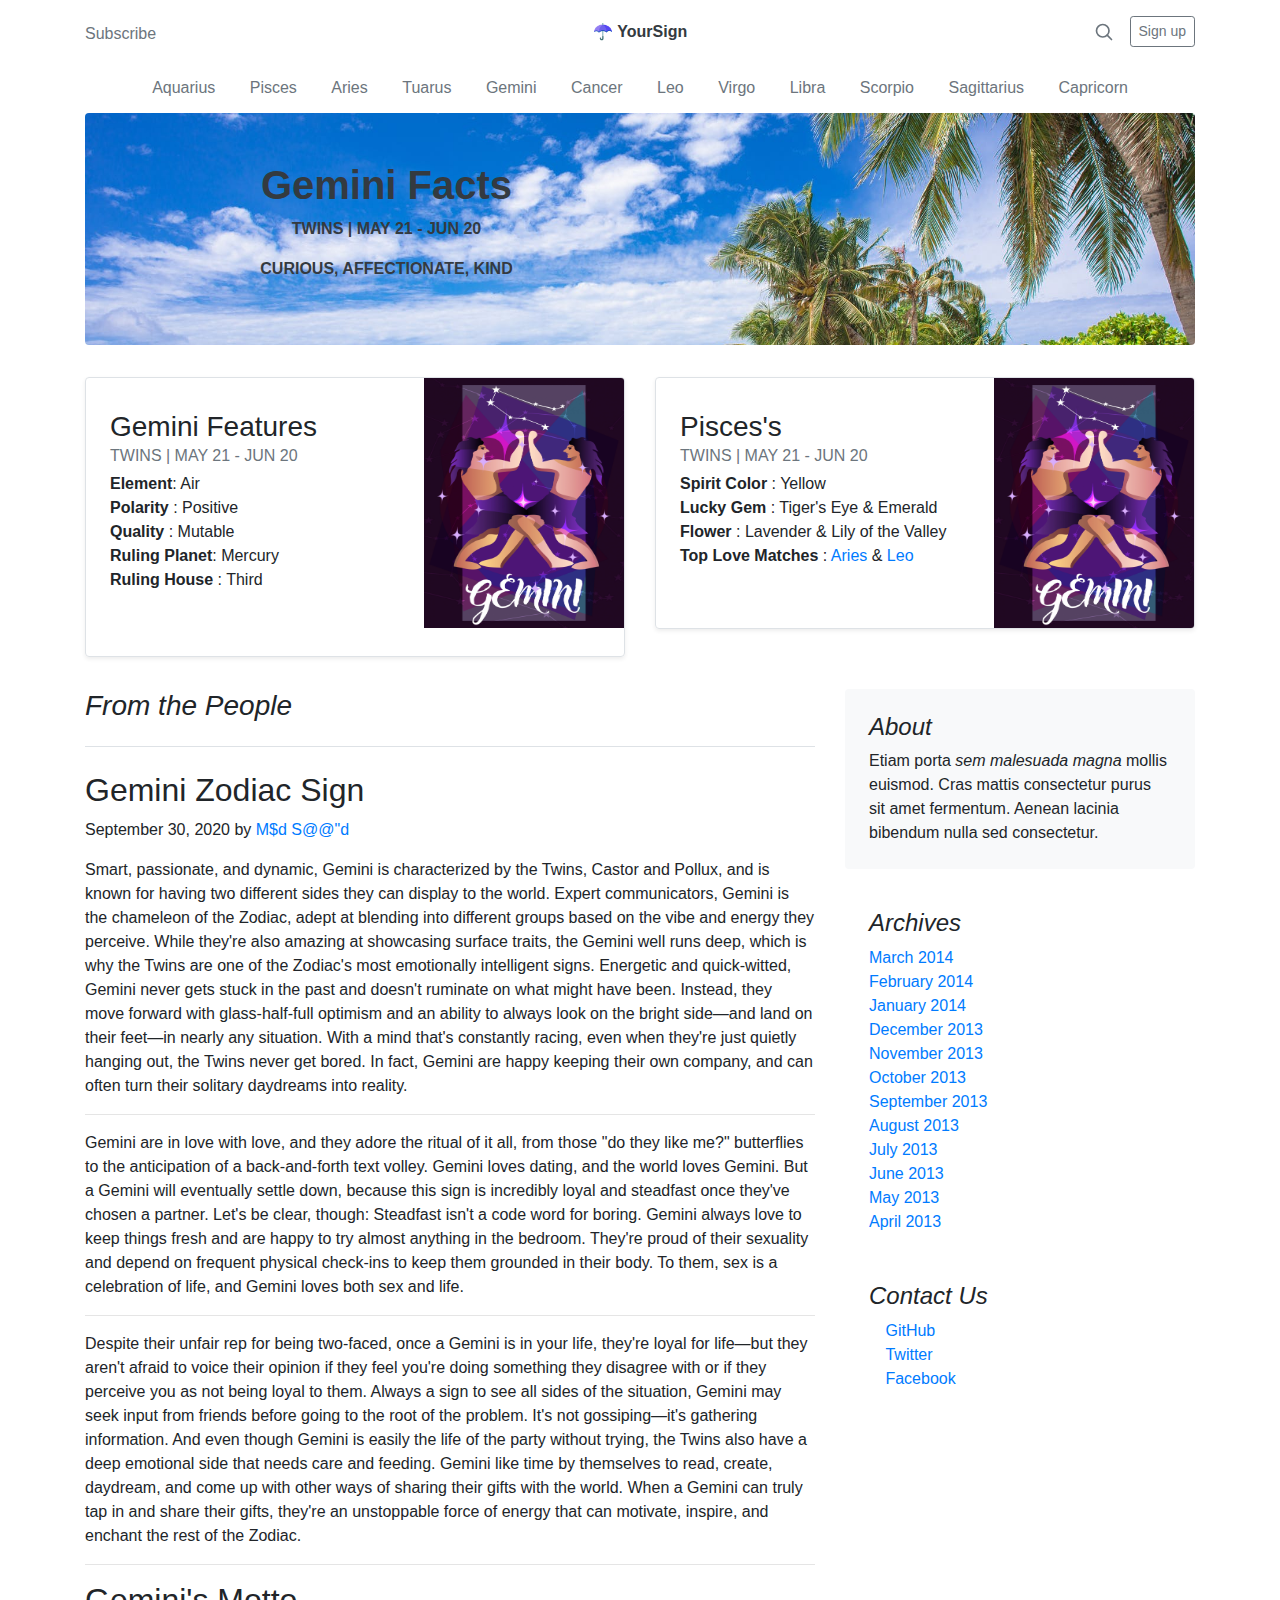
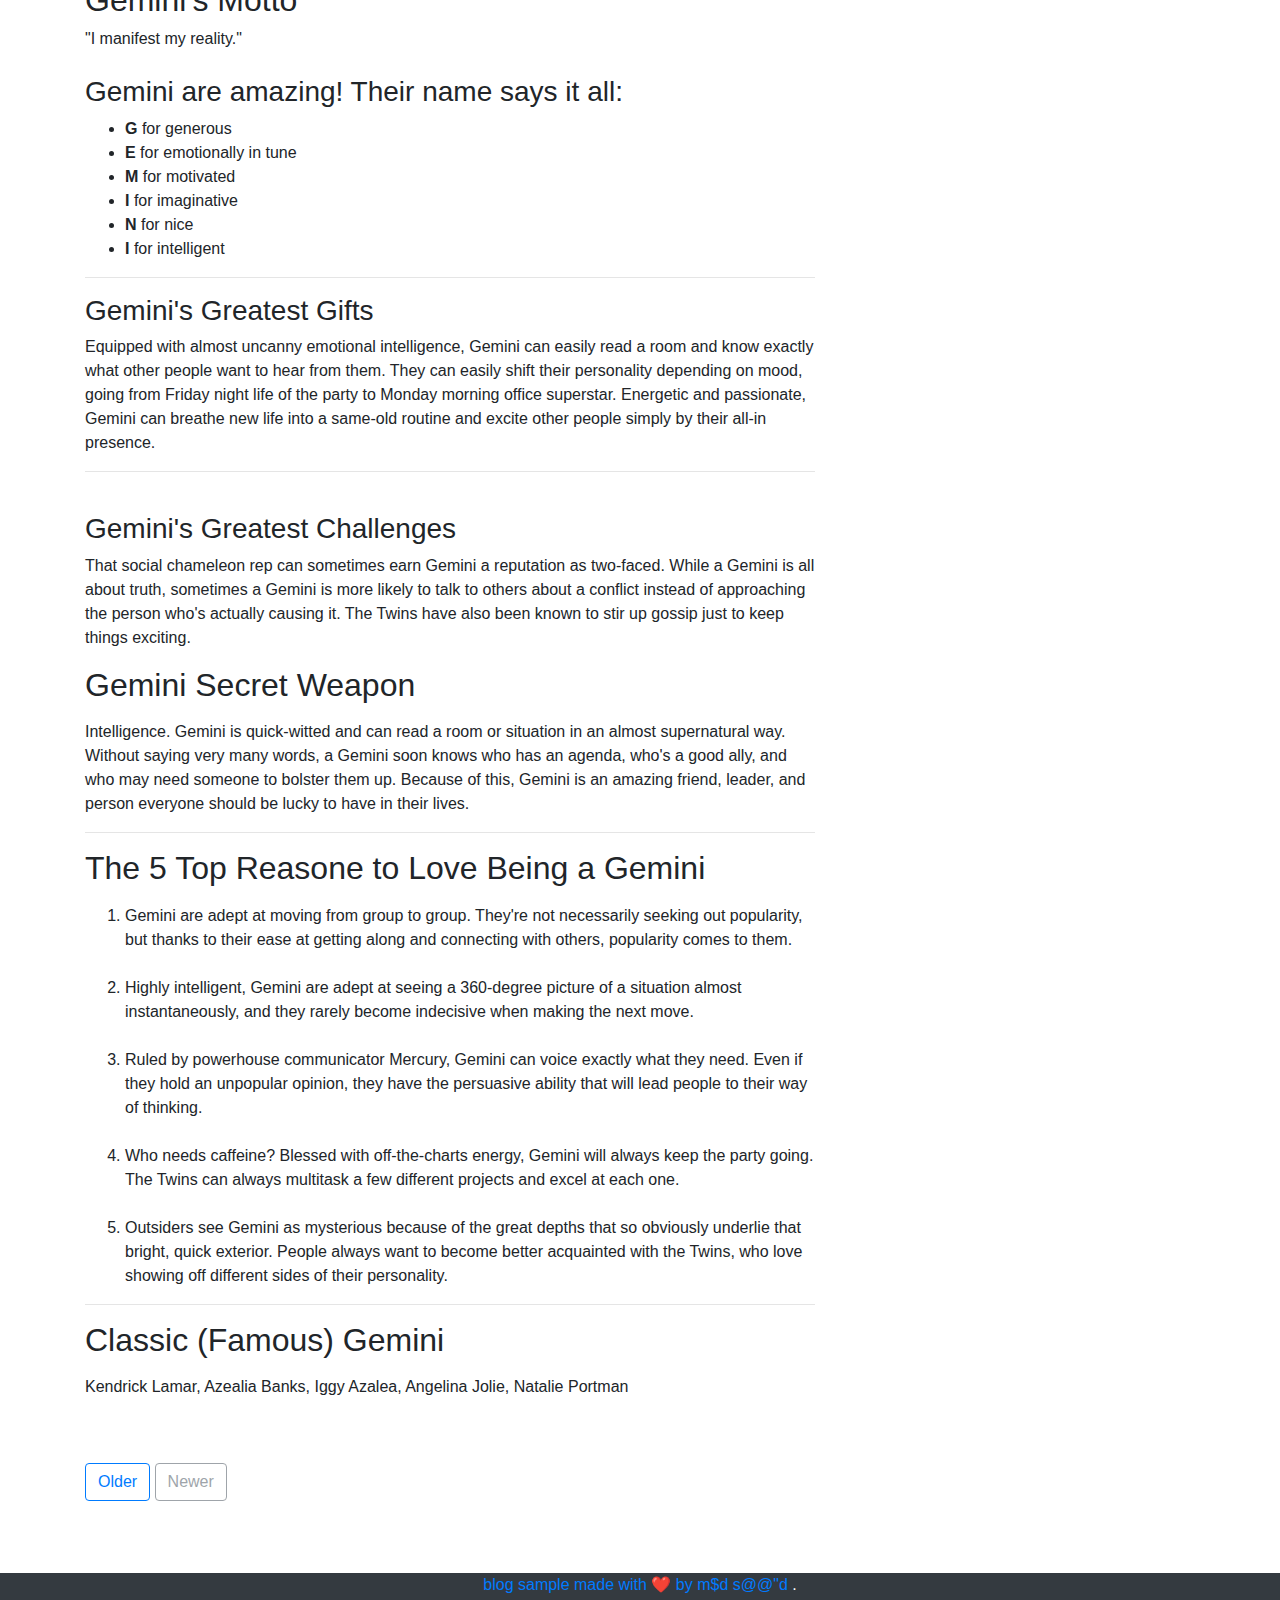
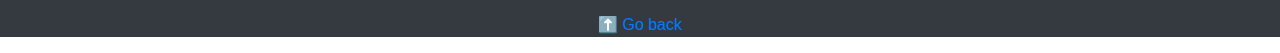
<file: public/Gemini.html>
<!doctype html>
<html lang="en">
<head>

  <meta charset="UTF-8">
  <meta name="viewport" content="width=device-width, initial-scale=1, shrink-to-fit=no">
  <meta name="description" content="">
  <meta name="author" content="md sd">
  
  <link rel="stylesheet" href="https://stackpath.bootstrapcdn.com/font-awesome/4.7.0/css/font-awesome.min.css">
  <link rel="stylesheet" href="https://stackpath.bootstrapcdn.com/bootstrap/4.5.2/css/bootstrap.min.css" integrity="sha384-JcKb8q3iqJ61gNV9KGb8thSsNjpSL0n8PARn9HuZOnIxN0hoP+VmmDGMN5t9UJ0Z" crossorigin="anonymous">
  <script src="https://code.jquery.com/jquery-3.5.1.slim.min.js" integrity="sha384-DfXdz2htPH0lsSSs5nCTpuj/zy4C+OGpamoFVy38MVBnE+IbbVYUew+OrCXaRkfj" crossorigin="anonymous"></script>
  <script src="https://cdn.jsdelivr.net/npm/popper.js@1.16.1/dist/umd/popper.min.js" integrity="sha384-9/reFTGAW83EW2RDu2S0VKaIzap3H66lZH81PoYlFhbGU+6BZp6G7niu735Sk7lN" crossorigin="anonymous"></script>
  <script src="https://stackpath.bootstrapcdn.com/bootstrap/4.5.2/js/bootstrap.min.js" integrity="sha384-B4gt1jrGC7Jh4AgTPSdUtOBvfO8shuf57BaghqFfPlYxofvL8/KUEfYiJOMMV+rV" crossorigin="anonymous"></script>


  <style>
.backgr{
  background: url(./img/d.jpeg);
  background-size: cover;
  background-repeat: no-repeat;
  background-position: center;
}
.scrol{
    max-width: 100%;
    white-space: nowrap;
    height: 50px;
    overflow-x: auto;
    text-align: center;
    align-content: center;
    -webkit-overflow-scrolling: touch;
    -ms-overflow-style: none;
}
.na-link{
    padding-left: 15px;
    padding-right: 15px;
}
.scrol::-webkit-scrollbar{
    display: none;
}
.scrol a{
    color:#6c757d;
}
</style>
  <title>Gemini sign</title>
</head>
<body>
  
  <div class="container">
  <header class="blog-header py-3">
    <div class="row flex-nowrap justify-content-between align-items-center">
      <div class="col-4 pt-1">
        <a class="text-muted" href="#">Subscribe</a>
      </div>
      <div class="col-4 text-center">
        <a class="blog-header-logo text-dark text-bold"  href="index.html"> &#9730 <strong>YourSign</strong></a>
      </div>
      <div class="col-4 d-flex justify-content-end align-items-center">
        <a class="text-muted" href="#" aria-label="Search">
          <svg xmlns="http://www.w3.org/2000/svg" width="20" height="20" fill="none" stroke="currentColor" stroke-linecap="round" stroke-linejoin="round" stroke-width="2" class="mx-3" role="img" viewBox="0 0 24 24" focusable="false"><title>Search</title><circle cx="10.5" cy="10.5" r="7.5"/><path d="M21 21l-5.2-5.2"/></svg>
        </a>
        <a class="btn btn-sm btn-outline-secondary" href="#">Sign up</a>
      </div>
    </div>
  </header>

    <nav class="scrol ">
        <a class="na-link" href="Aquarius.html">Aquarius</a>
        <a class="na-link" href="Pisces.html">Pisces</a>
        <a class="na-link" href="Aries.html">Aries</a>
        <a class="na-link" href="Tuarus.html">Tuarus</a>
        <a class="na-link" href="Gemini.html">Gemini</a>
        <a class="na-link" href="Cancer.html">Cancer</a>
        <a class="na-link" href="Leo.html">Leo</a>
        <a class="na-link" href="Virgo.html">Virgo</a>
        <a class="na-link" href="Libra.html">Libra</a>
        <a class="na-link" href="Scorpio.html">Scorpio</a>
        <a class="na-link" href="Sagittarius.html">Sagittarius</a>
        <a class="na-link" href="Capricorn.html">Capricorn</a>
    </nav>

      <div class="jumbotron p-4 p-md-5 text-dark rounded bg-dark text-center backgr">
        <div class="col-md-6 px-0">
          <h1 class="title0"><strong>Gemini Facts</strong></h1>
          <p class="title0"> <strong>TWINS  |  MAY 21 - JUN 20</strong> </p>
          <p class="title0"><strong>CURIOUS, AFFECTIONATE, KIND</strong></p>
        <!----- <img src="./Cancer.jpg" alt="Aquarius image" width="200" height="250">
         <img src="./Cancer.jpg" alt="Aquarius image" width="200" height="250">-------->
      </div>
    </div>

      <div class="row mb-2">
        <div class="col-md-6">
          <div class="row no-gutters border rounded overflow-hidden flex-md-row mb-4 shadow-sm h-md-250 position-relative">
            <div class="col p-4 d-flex flex-column position-static">
              <strong class="d-inline-block mb-2 text-primary"></strong>
              <h3 class="mb-0">Gemini Features</h3>
              <div class="mb-1 text-muted">TWINS  |  MAY 21 - JUN 20</div>
              <p><strong>Element</strong>: Air<br>
                <strong>Polarity</strong> : Positive<br>
                <strong>Quality</strong> : Mutable<br>
                <strong>Ruling Planet</strong>: Mercury<br>
                <strong>Ruling House</strong> : Third</p><br>
            </div>
            <div class="col-auto d-none d-lg-block">
              <img src="./img/Gemini.jpg" alt="Pisces image" width="200" height="250">
            </div>
          </div>
        </div>
        <div class="col-md-6">
          <div class="row no-gutters border rounded overflow-hidden flex-md-row mb-4 shadow-sm h-md-250 position-relative">
            <div class="col p-4 d-flex flex-column position-static">
              <strong class="d-inline-block mb-2 text-success"></strong>
              <h3 class="mb-0">Pisces's</h3>
              <div class="mb-1 text-muted">TWINS  |  MAY 21 - JUN 20</div>
              <p><strong>Spirit Color</strong> : Yellow<br>
                <strong>Lucky Gem</strong> : Tiger's Eye & Emerald<br>
                <strong>Flower</strong> : Lavender & Lily of the Valley<br>
                <strong>Top Love Matches</strong> : <a href="Aries.html"> Aries</a> & <a href="Leo.html">Leo</a></p>
            </div>
            <div class="col-auto d-none d-lg-block">
              <img src="./img/Gemini.jpg" alt="Aquarius image" width="200" height="250">
            </div>
          </div>
        </div>
      </div>

    </div>



    <main role="main" class="container">
      <div class="row">
        <div class="col-md-8 blog-main">
          <h3 class="pb-4 mb-4 font-italic border-bottom">From the People </h3>
    
          <div class="blog-post">
            <h2 class="blog-post-title">Gemini Zodiac Sign</h2>
            <p class="blog-post-meta ">September 30, 2020 by <a href="#">M$d S@@"d</a></p>
    
            <p>Smart, passionate, and dynamic, Gemini is characterized by the Twins, Castor and Pollux, and is known for having two different sides they can display to the world. Expert communicators, Gemini is the chameleon of the Zodiac, adept at blending into different groups based on the vibe and energy they perceive. While they're also amazing at showcasing surface traits, the Gemini well runs deep, which is why the Twins are one of the Zodiac's most emotionally intelligent signs.
              Energetic and quick-witted, Gemini never gets stuck in the past and doesn't ruminate on what might have been. Instead, they move forward with glass-half-full optimism and an ability to always look on the bright side—and land on their feet—in nearly any situation. With a mind that's constantly racing, even when they're just quietly hanging out, the Twins never get bored. In fact, Gemini are happy keeping their own company, and can often turn their solitary daydreams into reality.</p>
            <hr>
            <p>Gemini are in love with love, and they adore the ritual of it all, from those "do they like me?" butterflies to the anticipation of a back-and-forth text volley. Gemini loves dating, and the world loves Gemini. But a Gemini will eventually settle down, because this sign is incredibly loyal and steadfast once they've chosen a partner. Let's be clear, though: Steadfast isn't a code word for boring. Gemini always love to keep things fresh and are happy to try almost anything in the bedroom. They're proud of their sexuality and depend on frequent physical check-ins to keep them grounded in their body. To them, sex is a celebration of life, and Gemini loves both sex and life.</p>
              <hr>
              <p>Despite their unfair rep for being two-faced, once a Gemini is in your life, they're loyal for life—but they aren't afraid to voice their opinion if they feel you're doing something they disagree with or if they perceive you as not being loyal to them. Always a sign to see all sides of the situation, Gemini may seek input from friends before going to the root of the problem. It's not gossiping—it's gathering information.
                And even though Gemini is easily the life of the party without trying, the Twins also have a deep emotional side that needs care and feeding. Gemini like time by themselves to read, create, daydream, and come up with other ways of sharing their gifts with the world. When a Gemini can truly tap in and share their gifts, they're an unstoppable force of energy that can motivate, inspire, and enchant the rest of the Zodiac.</p>  
                <hr>
            <h2>Gemini's Motto</h2>
            <quote>"I manifest my reality."</quote>
            <br> <br>
            <h3>Gemini are amazing! Their name says it all:</h3>
            <ul>
              <li> <strong>G</strong>  for generous</li>
              <li> <strong>E</strong>  for emotionally in tune</li>
              <li> <strong>M</strong>  for motivated</li>
              <li> <strong>I</strong>  for imaginative</li>
              <li> <strong>N</strong>  for nice</li>
              <li> <strong>I</strong>  for intelligent</li>
          </ul>
          <hr>
            <h3>Gemini's Greatest Gifts</h3>
            <p>Equipped with almost uncanny emotional intelligence, Gemini can easily read a room and know exactly what other people want to hear from them. They can easily shift their personality depending on mood, going from Friday night life of the party to Monday morning office superstar. Energetic and passionate, Gemini can breathe new life into a same-old routine and excite other people simply by their all-in presence.</p>
              <hr>
              <br>
            <h3>Gemini's Greatest Challenges</h3>
            <p>That social chameleon rep can sometimes earn Gemini a reputation as two-faced. While a Gemini is all about truth, sometimes a Gemini is more likely to talk to others about a conflict instead of approaching the person who's actually causing it. The Twins have also been known to stir up gossip just to keep things exciting.</p>
          </div><!-- /.blog-post -->
          <div class="blog-post">
            <h2 class="blog-post-title">Gemini Secret Weapon</h2>
            <p class="blog-post-meta"><a href="#"></a></p>
            <p>Intelligence. Gemini is quick-witted and can read a room or situation in an almost supernatural way. Without saying very many words, a Gemini soon knows who has an agenda, who's a good ally, and who may need someone to bolster them up. Because of this, Gemini is an amazing friend, leader, and person everyone should be lucky to have in their lives.</p>
          </div><!-- /.blog-post -->
          <hr>
          <div class="blog-post">
            <h2 class="blog-post-title">The 5 Top Reasone to Love Being a Gemini</h2>
            <p class="blog-post-meta"><a href="#"></a></p>
            <ol>
              <li> Gemini are adept at moving from group to group. They're not necessarily seeking out popularity, but thanks to their ease at getting along and connecting with others, popularity comes to them.</li> <br>
              <li>Highly intelligent, Gemini are adept at seeing a 360-degree picture of a situation almost instantaneously, and they rarely become indecisive when making the next move.</li> <br>
              <li>Ruled by powerhouse communicator Mercury, Gemini can voice exactly what they need. Even if they hold an unpopular opinion, they have the persuasive ability that will lead people to their way of thinking.</li> <br>
              <li>Who needs caffeine? Blessed with off-the-charts energy, Gemini will always keep the party going. The Twins can always multitask a few different projects and excel at each one.</li> <br>
              <li>Outsiders see Gemini as mysterious because of the great depths that so obviously underlie that bright, quick exterior. People always want to become better acquainted with the Twins, who love showing off different sides of their personality.</li>
          </ol>
          </div><!-- /.blog-post -->
          <hr>
          <div class="blog-post">
            <h2 class="blog-post-title">Classic (Famous) Gemini</h2>
            <p class="blog-post-meta"><a href="#"></a></p>
            <p>Kendrick Lamar, Azealia Banks, Iggy Azalea, Angelina Jolie, Natalie Portman</p>
          </div><br><br>
    
          <nav class="blog-pagination">
            <a class="btn btn-outline-primary" href="index.html">Older</a>
            <a class="btn btn-outline-secondary disabled" href="#" tabindex="-1" aria-disabled="true">Newer</a>
          </nav>
        </div><!-- /.blog-main -->
    
        <aside class="col-md-4 blog-sidebar">
          <div class="p-4 mb-3 bg-light rounded">
            <h4 class="font-italic">About</h4>
            <p class="mb-0">Etiam porta <em>sem malesuada magna</em> mollis euismod. Cras mattis consectetur purus sit amet fermentum. Aenean lacinia bibendum nulla sed consectetur.</p>
          </div>
    
          <div class="p-4">
            <h4 class="font-italic">Archives</h4>
            <ol class="list-unstyled mb-0">
              <li><a href="#">March 2014</a></li>
              <li><a href="#">February 2014</a></li>
              <li><a href="#">January 2014</a></li>
              <li><a href="#">December 2013</a></li>
              <li><a href="#">November 2013</a></li>
              <li><a href="#">October 2013</a></li>
              <li><a href="#">September 2013</a></li>
              <li><a href="#">August 2013</a></li>
              <li><a href="#">July 2013</a></li>
              <li><a href="#">June 2013</a></li>
              <li><a href="#">May 2013</a></li>
              <li><a href="#">April 2013</a></li>
            </ol>
          </div>
    
          <div class="p-4">
            <h4 class="font-italic">Contact Us</h4>
            <ol class="list-unstyled">
              <li><a href="#"><i class="fab fa-github-square"></i>  GitHub</a></li>
              <li><a href="#"><i class="fab fa-twitter-square"></i> Twitter</a></li>
              <li><a href="#"> <i class="fab fa-facebook"></i> Facebook</li>
            </ol>
          </div>
        </aside><!-- /.blog-sidebar -->
      </div><!-- /.row -->
    </main><br><br><br><!-- /.container -->
    
    <footer class="blog-footer text-center bg-dark text-white">
      <p>blog sample made with &#10084 by <a href="https://facebook.com/">m$d s@@"d</a> <a href="https://twitter.com/mdo"></a>.</p>
      <p>
        <a href="#">&#11014 Go back</a>
      </p>
    </footer>
  </body>
  </html>
</body>
</html>
</file>
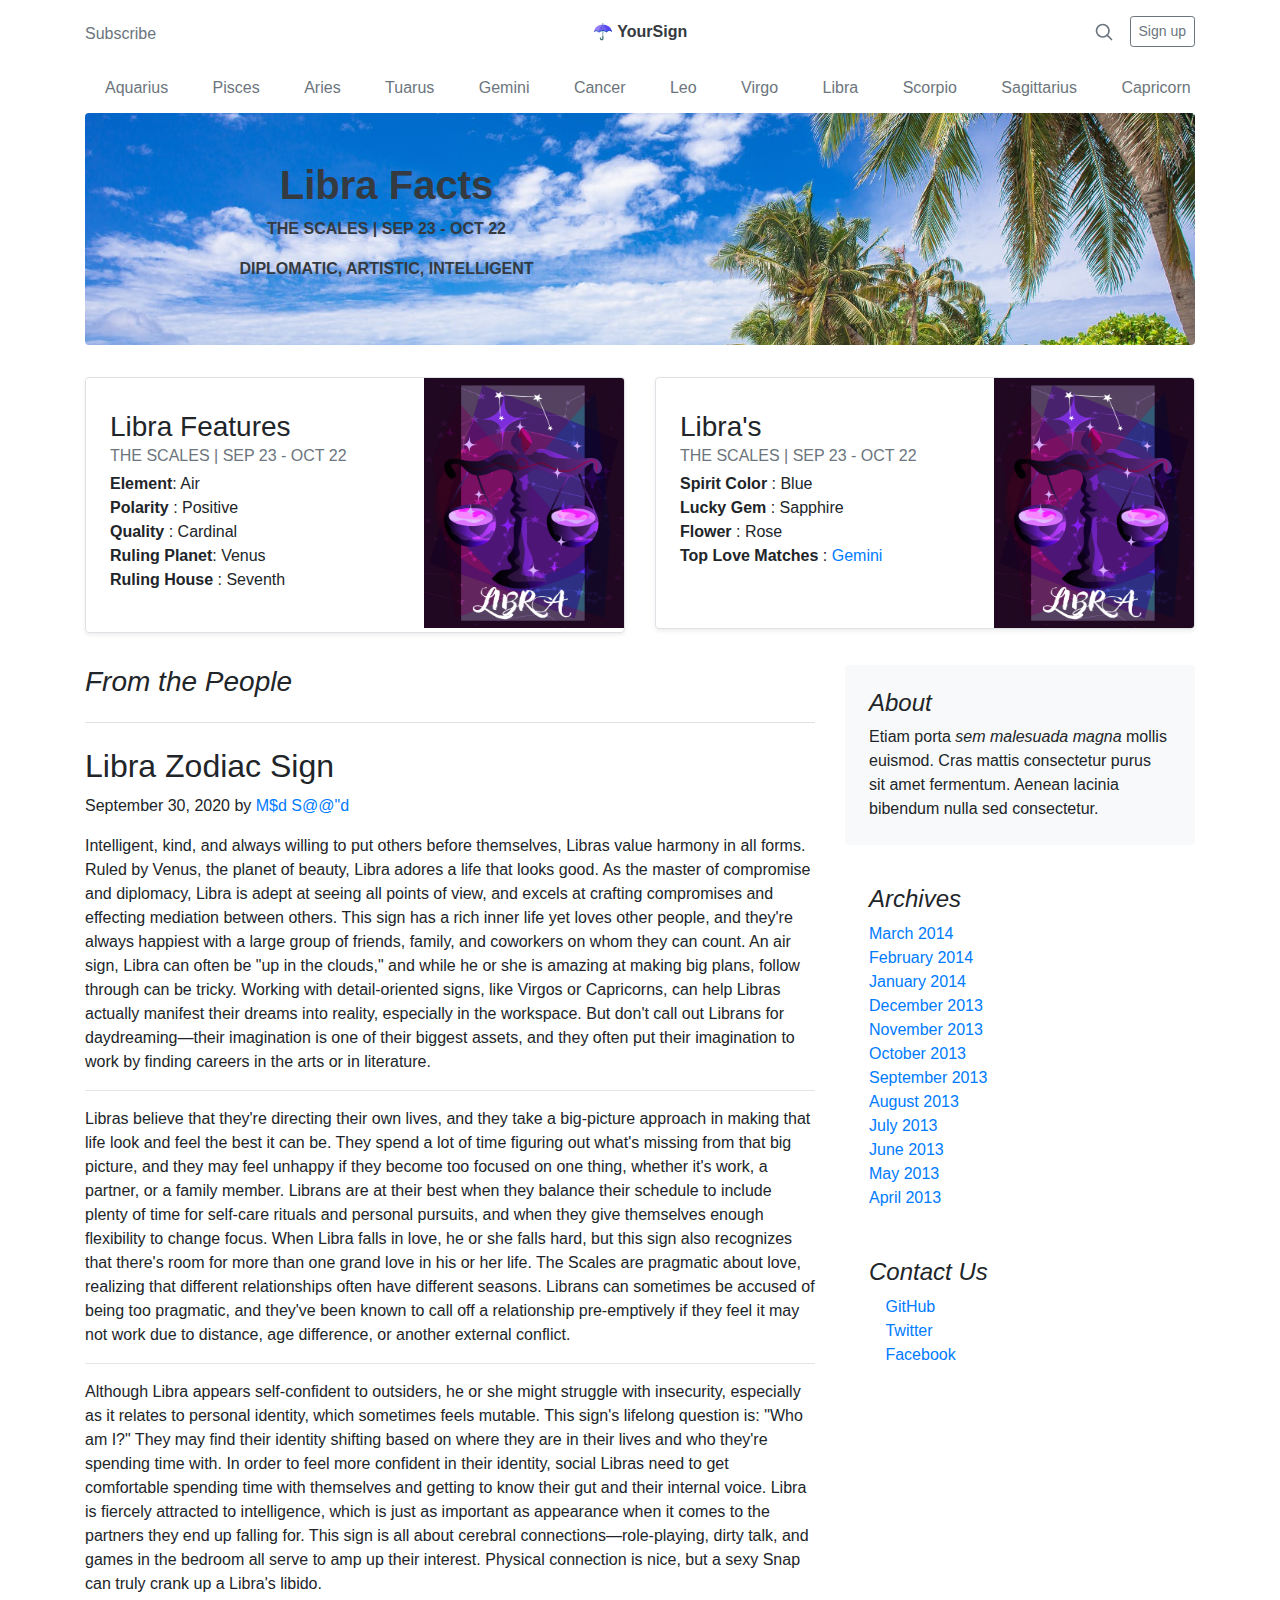
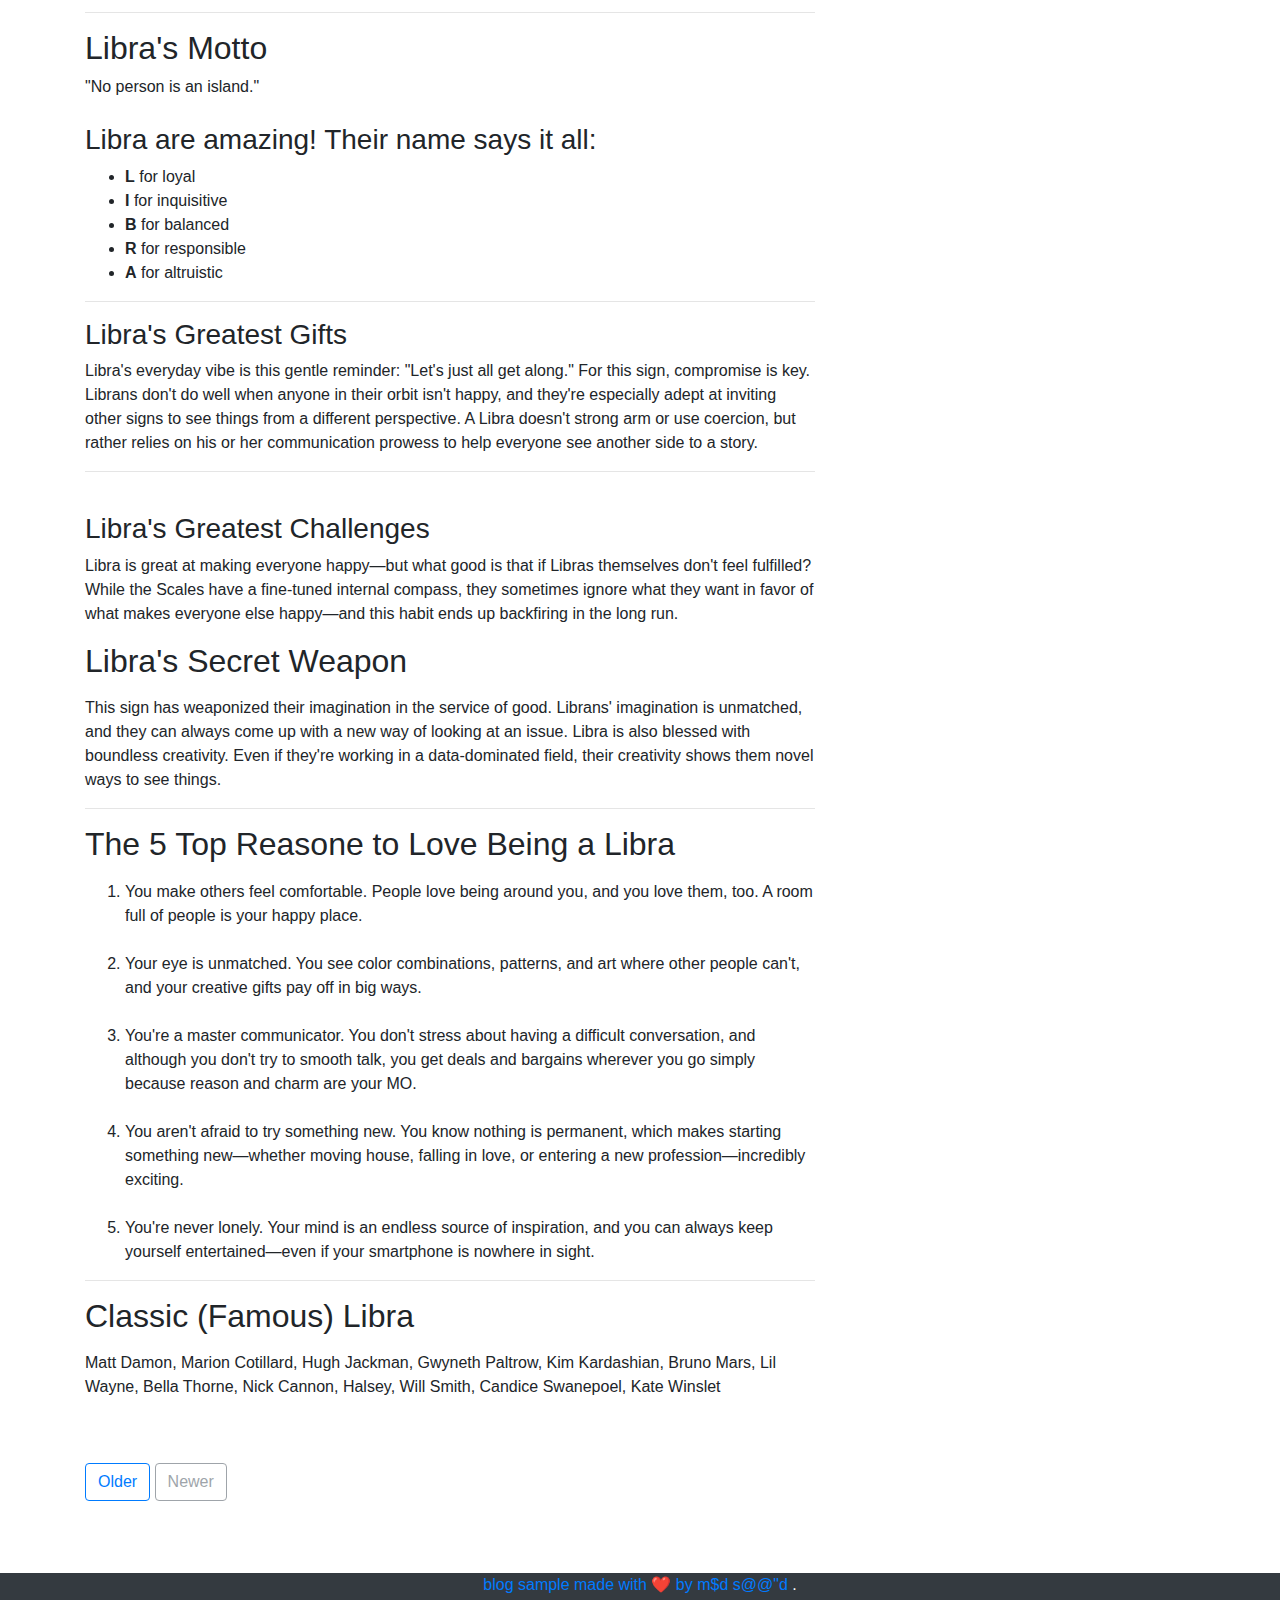
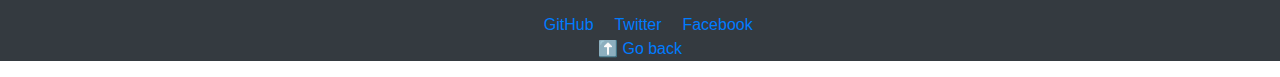
<file: public/Libra.html>
<!doctype html>
<html lang="en">
<head>

  <meta charset="UTF-8">
  <meta name="viewport" content="width=device-width, initial-scale=1, shrink-to-fit=no">
  <meta name="description" content="">
  <meta name="author" content="md sd">
  
  <link rel="stylesheet" href="https://stackpath.bootstrapcdn.com/font-awesome/4.7.0/css/font-awesome.min.css">
  <link rel="stylesheet" href="https://stackpath.bootstrapcdn.com/bootstrap/4.5.2/css/bootstrap.min.css" integrity="sha384-JcKb8q3iqJ61gNV9KGb8thSsNjpSL0n8PARn9HuZOnIxN0hoP+VmmDGMN5t9UJ0Z" crossorigin="anonymous">
  <script src="https://code.jquery.com/jquery-3.5.1.slim.min.js" integrity="sha384-DfXdz2htPH0lsSSs5nCTpuj/zy4C+OGpamoFVy38MVBnE+IbbVYUew+OrCXaRkfj" crossorigin="anonymous"></script>
  <script src="https://cdn.jsdelivr.net/npm/popper.js@1.16.1/dist/umd/popper.min.js" integrity="sha384-9/reFTGAW83EW2RDu2S0VKaIzap3H66lZH81PoYlFhbGU+6BZp6G7niu735Sk7lN" crossorigin="anonymous"></script>
  <script src="https://stackpath.bootstrapcdn.com/bootstrap/4.5.2/js/bootstrap.min.js" integrity="sha384-B4gt1jrGC7Jh4AgTPSdUtOBvfO8shuf57BaghqFfPlYxofvL8/KUEfYiJOMMV+rV" crossorigin="anonymous"></script>


  <style>
.backgr{
  background: url(./img/d.jpeg);
  background-size: cover;
  background-repeat: no-repeat;
  background-position: center;
}
.scrol{
    max-width: 100%;
    white-space: nowrap;
    height: 50px;
    overflow-x: auto;
    text-align: center;
    align-content: center;
    -webkit-overflow-scrolling: touch;
    -ms-overflow-style: none;
}
.na-link{
    padding-left: 20px;
    padding-right: 20px;
}
.scrol::-webkit-scrollbar{
    display: none;
}
.scrol a{
    color:#6c757d;
}
</style>
  <title>Libra sign</title>
</head>
<body>
  
  <div class="container">
  <header class="blog-header py-3">
    <div class="row flex-nowrap justify-content-between align-items-center">
      <div class="col-4 pt-1">
        <a class="text-muted" href="#">Subscribe</a>
      </div>
      <div class="col-4 text-center">
        <a class="blog-header-logo text-dark text-bold"  href="index.html"> &#9730 <strong>YourSign</strong></a>
      </div>
      <div class="col-4 d-flex justify-content-end align-items-center">
        <a class="text-muted" href="#" aria-label="Search">
          <svg xmlns="http://www.w3.org/2000/svg" width="20" height="20" fill="none" stroke="currentColor" stroke-linecap="round" stroke-linejoin="round" stroke-width="2" class="mx-3" role="img" viewBox="0 0 24 24" focusable="false"><title>Search</title><circle cx="10.5" cy="10.5" r="7.5"/><path d="M21 21l-5.2-5.2"/></svg>
        </a>
        <a class="btn btn-sm btn-outline-secondary" href="#">Sign up</a>
      </div>
    </div>
  </header>

    <nav class="scrol ">
        <a class="na-link" href="Aquarius.html">Aquarius</a>
        <a class="na-link" href="Pisces.html">Pisces</a>
        <a class="na-link" href="Aries.html">Aries</a>
        <a class="na-link" href="Tuarus.html">Tuarus</a>
        <a class="na-link" href="Gemini.html">Gemini</a>
        <a class="na-link" href="Cancer.html">Cancer</a>
        <a class="na-link" href="Leo.html">Leo</a>
        <a class="na-link" href="Virgo.html">Virgo</a>
        <a class="na-link" href="Libra.html">Libra</a>
        <a class="na-link" href="Scorpio.html">Scorpio</a>
        <a class="na-link" href="Sagittarius.html">Sagittarius</a>
        <a class="na-link" href="Capricorn.html">Capricorn</a>
    </nav>

      <div class="jumbotron p-4 p-md-5 text-dark rounded bg-dark text-center backgr">
        <div class="col-md-6 px-0">
          <h1 class="title0"><strong>Libra Facts</strong></h1>
          <p class="title0"><strong> THE SCALES  |  SEP 23 - OCT 22</strong></p>
          <p class="title0"><strong>DIPLOMATIC, ARTISTIC, INTELLIGENT</strong></p>
        <!----- <img src="./Cancer.jpg" alt="Aquarius image" width="200" height="250">
         <img src="./Cancer.jpg" alt="Aquarius image" width="200" height="250">-------->
      </div>
    </div>

      <div class="row mb-2">
        <div class="col-md-6">
          <div class="row no-gutters border rounded overflow-hidden flex-md-row mb-4 shadow-sm h-md-250 position-relative">
            <div class="col p-4 d-flex flex-column position-static">
              <strong class="d-inline-block mb-2 text-primary"></strong>
              <h3 class="mb-0">Libra Features</h3>
              <div class="mb-1 text-muted">THE SCALES  |  SEP 23 - OCT 22</div>
              <p><strong>Element</strong>: Air<br>
                <strong>Polarity</strong> : Positive<br>
                <strong>Quality</strong> : Cardinal<br>
                <strong>Ruling Planet</strong>: Venus<br>
                <strong>Ruling House</strong> : Seventh<br>
            </div>
            <div class="col-auto d-none d-lg-block">
              <img src="./img/Libra.jpg" alt="Leo image" width="200" height="250">
            </div>
          </div>
        </div>
        <div class="col-md-6">
          <div class="row no-gutters border rounded overflow-hidden flex-md-row mb-4 shadow-sm h-md-250 position-relative">
            <div class="col p-4 d-flex flex-column position-static">
              <strong class="d-inline-block mb-2 text-success"></strong>
              <h3 class="mb-0">Libra's</h3>
              <div class="mb-1 text-muted">THE SCALES  |  SEP 23 - OCT 22</div>
              <p><strong>Spirit Color</strong> : Blue<br>
                <strong>Lucky Gem</strong> : Sapphire<br>
                <strong>Flower</strong> : Rose<br>
                <strong>Top Love Matches</strong> : <a href="Gemini.html">Gemini</a></p>
            </div>
            <div class="col-auto d-none d-lg-block">
              <img src="./img/Libra.jpg" alt="Leo image" width="200" height="250">
            </div>
          </div>
        </div>
      </div>

    </div>



    <main role="main" class="container">
      <div class="row">
        <div class="col-md-8 blog-main">
          <h3 class="pb-4 mb-4 font-italic border-bottom">From the People </h3>
    
          <div class="blog-post">
            <h2 class="blog-post-title">Libra Zodiac Sign</h2>
            <p class="blog-post-meta ">September 30, 2020 by <a href="#">M$d S@@"d</a></p>
    
            <p>Intelligent, kind, and always willing to put others before themselves, Libras value harmony in all forms. Ruled by Venus, the planet of beauty, Libra adores a life that looks good. As the master of compromise and diplomacy, Libra is adept at seeing all points of view, and excels at crafting compromises and effecting mediation between others. This sign has a rich inner life yet loves other people, and they're always happiest with a large group of friends, family, and coworkers on whom they can count.
              An air sign, Libra can often be "up in the clouds," and while he or she is amazing at making big plans, follow through can be tricky. Working with detail-oriented signs, like Virgos or Capricorns, can help Libras actually manifest their dreams into reality, especially in the workspace. But don't call out Librans for daydreaming—their imagination is one of their biggest assets, and they often put their imagination to work by finding careers in the arts or in literature.</p>
            <hr>
            <p>Libras believe that they're directing their own lives, and they take a big-picture approach in making that life look and feel the best it can be. They spend a lot of time figuring out what's missing from that big picture, and they may feel unhappy if they become too focused on one thing, whether it's work, a partner, or a family member. Librans are at their best when they balance their schedule to include plenty of time for self-care rituals and personal pursuits, and when they give themselves enough flexibility to change focus.
              When Libra falls in love, he or she falls hard, but this sign also recognizes that there's room for more than one grand love in his or her life. The Scales are pragmatic about love, realizing that different relationships often have different seasons. Librans can sometimes be accused of being too pragmatic, and they've been known to call off a relationship pre-emptively if they feel it may not work due to distance, age difference, or another external conflict.</p>
              <hr>
              <p>Although Libra appears self-confident to outsiders, he or she might struggle with insecurity, especially as it relates to personal identity, which sometimes feels mutable. This sign's lifelong question is: "Who am I?" They may find their identity shifting based on where they are in their lives and who they're spending time with. In order to feel more confident in their identity, social Libras need to get comfortable spending time with themselves and getting to know their gut and their internal voice.
                Libra is fiercely attracted to intelligence, which is just as important as appearance when it comes to the partners they end up falling for. This sign is all about cerebral connections—role-playing, dirty talk, and games in the bedroom all serve to amp up their interest. Physical connection is nice, but a sexy Snap can truly crank up a Libra's libido.</p>  
                <hr>
            <h2>Libra's Motto</h2>
            <quote>"No person is an island."</quote>
            <br> <br>
            <h3>Libra are amazing! Their name says it all:</h3>
            <ul>
              <li> <strong>L</strong>  for loyal</li>
              <li> <strong>I</strong>  for inquisitive</li>
              <li> <strong>B</strong>  for balanced</li>
              <li> <strong>R</strong>  for responsible</li>
              <li> <strong>A</strong>  for altruistic</li>
          </ul>
          <hr>
            <h3>Libra's Greatest Gifts</h3>
            <p>Libra's everyday vibe is this gentle reminder: "Let's just all get along." For this sign, compromise is key. Librans don't do well when anyone in their orbit isn't happy, and they're especially adept at inviting other signs to see things from a different perspective. A Libra doesn't strong arm or use coercion, but rather relies on his or her communication prowess to help everyone see another side to a story.</p>
              <hr>
              <br>
            <h3>Libra's Greatest Challenges</h3>
            <p>Libra is great at making everyone happy—but what good is that if Libras themselves don't feel fulfilled? While the Scales have a fine-tuned internal compass, they sometimes ignore what they want in favor of what makes everyone else happy—and this habit ends up backfiring in the long run.</p>
          </div><!-- /.blog-post -->
          <div class="blog-post">
            <h2 class="blog-post-title">Libra's Secret Weapon</h2>
            <p class="blog-post-meta"><a href="#"></a></p>
            <p>This sign has weaponized their imagination in the service of good. Librans' imagination is unmatched, and they can always come up with a new way of looking at an issue. Libra is also blessed with boundless creativity. Even if they're working in a data-dominated field, their creativity shows them novel ways to see things.</p>
          </div><!-- /.blog-post -->
          <hr>
          <div class="blog-post">
            <h2 class="blog-post-title">The 5 Top Reasone to Love Being a Libra</h2>
            <p class="blog-post-meta"><a href="#"></a></p>
            <ol>
              <li>You make others feel comfortable. People love being around you, and you love them, too. A room full of people is your happy place.</li> <br>
              <li>Your eye is unmatched. You see color combinations, patterns, and art where other people can't, and your creative gifts pay off in big ways.</li> <br>
              <li>You're a master communicator. You don't stress about having a difficult conversation, and although you don't try to smooth talk, you get deals and bargains wherever you go simply because reason and charm are your MO.</li> <br>
              <li>You aren't afraid to try something new. You know nothing is permanent, which makes starting something new—whether moving house, falling in love, or entering a new profession—incredibly exciting.</li> <br>
              <li>You're never lonely. Your mind is an endless source of inspiration, and you can always keep yourself entertained—even if your smartphone is nowhere in sight.</li>
          </ol>
          </div><!-- /.blog-post -->
          <hr>
          <div class="blog-post">
            <h2 class="blog-post-title">Classic (Famous) Libra</h2>
            <p class="blog-post-meta"><a href="#"></a></p>
            <p>Matt Damon, Marion Cotillard, Hugh Jackman, Gwyneth Paltrow, Kim Kardashian, Bruno Mars, Lil Wayne, Bella Thorne, Nick Cannon, Halsey, Will Smith, Candice Swanepoel, Kate Winslet</p>
          </div><br><br>
    
          <nav class="blog-pagination">
            <a class="btn btn-outline-primary" href="index.html">Older</a>
            <a class="btn btn-outline-secondary disabled" href="#" tabindex="-1" aria-disabled="true">Newer</a>
          </nav>
        </div><!-- /.blog-main -->
    
        <aside class="col-md-4 blog-sidebar">
          <div class="p-4 mb-3 bg-light rounded">
            <h4 class="font-italic">About</h4>
            <p class="mb-0">Etiam porta <em>sem malesuada magna</em> mollis euismod. Cras mattis consectetur purus sit amet fermentum. Aenean lacinia bibendum nulla sed consectetur.</p>
          </div>
    
          <div class="p-4">
            <h4 class="font-italic">Archives</h4>
            <ol class="list-unstyled mb-0">
              <li><a href="#">March 2014</a></li>
              <li><a href="#">February 2014</a></li>
              <li><a href="#">January 2014</a></li>
              <li><a href="#">December 2013</a></li>
              <li><a href="#">November 2013</a></li>
              <li><a href="#">October 2013</a></li>
              <li><a href="#">September 2013</a></li>
              <li><a href="#">August 2013</a></li>
              <li><a href="#">July 2013</a></li>
              <li><a href="#">June 2013</a></li>
              <li><a href="#">May 2013</a></li>
              <li><a href="#">April 2013</a></li>
            </ol>
          </div>
    
          <div class="p-4">
            <h4 class="font-italic">Contact Us</h4>
            <ol class="list-unstyled">
              <li><a href="#"><i class="fab fa-github-square"></i>  GitHub</a></li>
              <li><a href="#"><i class="fab fa-twitter-square"></i> Twitter</a></li>
              <li><a href="#"> <i class="fab fa-facebook"></i> Facebook</li>
            </ol>
          </div>
        </aside><!-- /.blog-sidebar -->
      </div><!-- /.row -->
    </main><br><br><br><!-- /.container -->
    
    <footer class="blog-footer text-center bg-dark text-white">
      <p>blog sample made with &#10084 by <a href="https://facebook.com/">m$d s@@"d</a> <a href="https://twitter.com/mdo"></a>.</p>
      <span><a href="www.github.com"><i class="fab fa-github-square"></i>  GitHub</a></span> 
      <span><a href="www.twitter.com"><i class="fab fa-twitter-square"></i> Twitter</a></span> 
      <span><a href="www.facebook.com"> <i class="fab fa-facebook"></i> Facebook</a></span>
      <p>
        <a href="#">&#11014 Go back</a>
      </p>
    </footer>
  </body>
  </html>
</body>
</html>
</file>
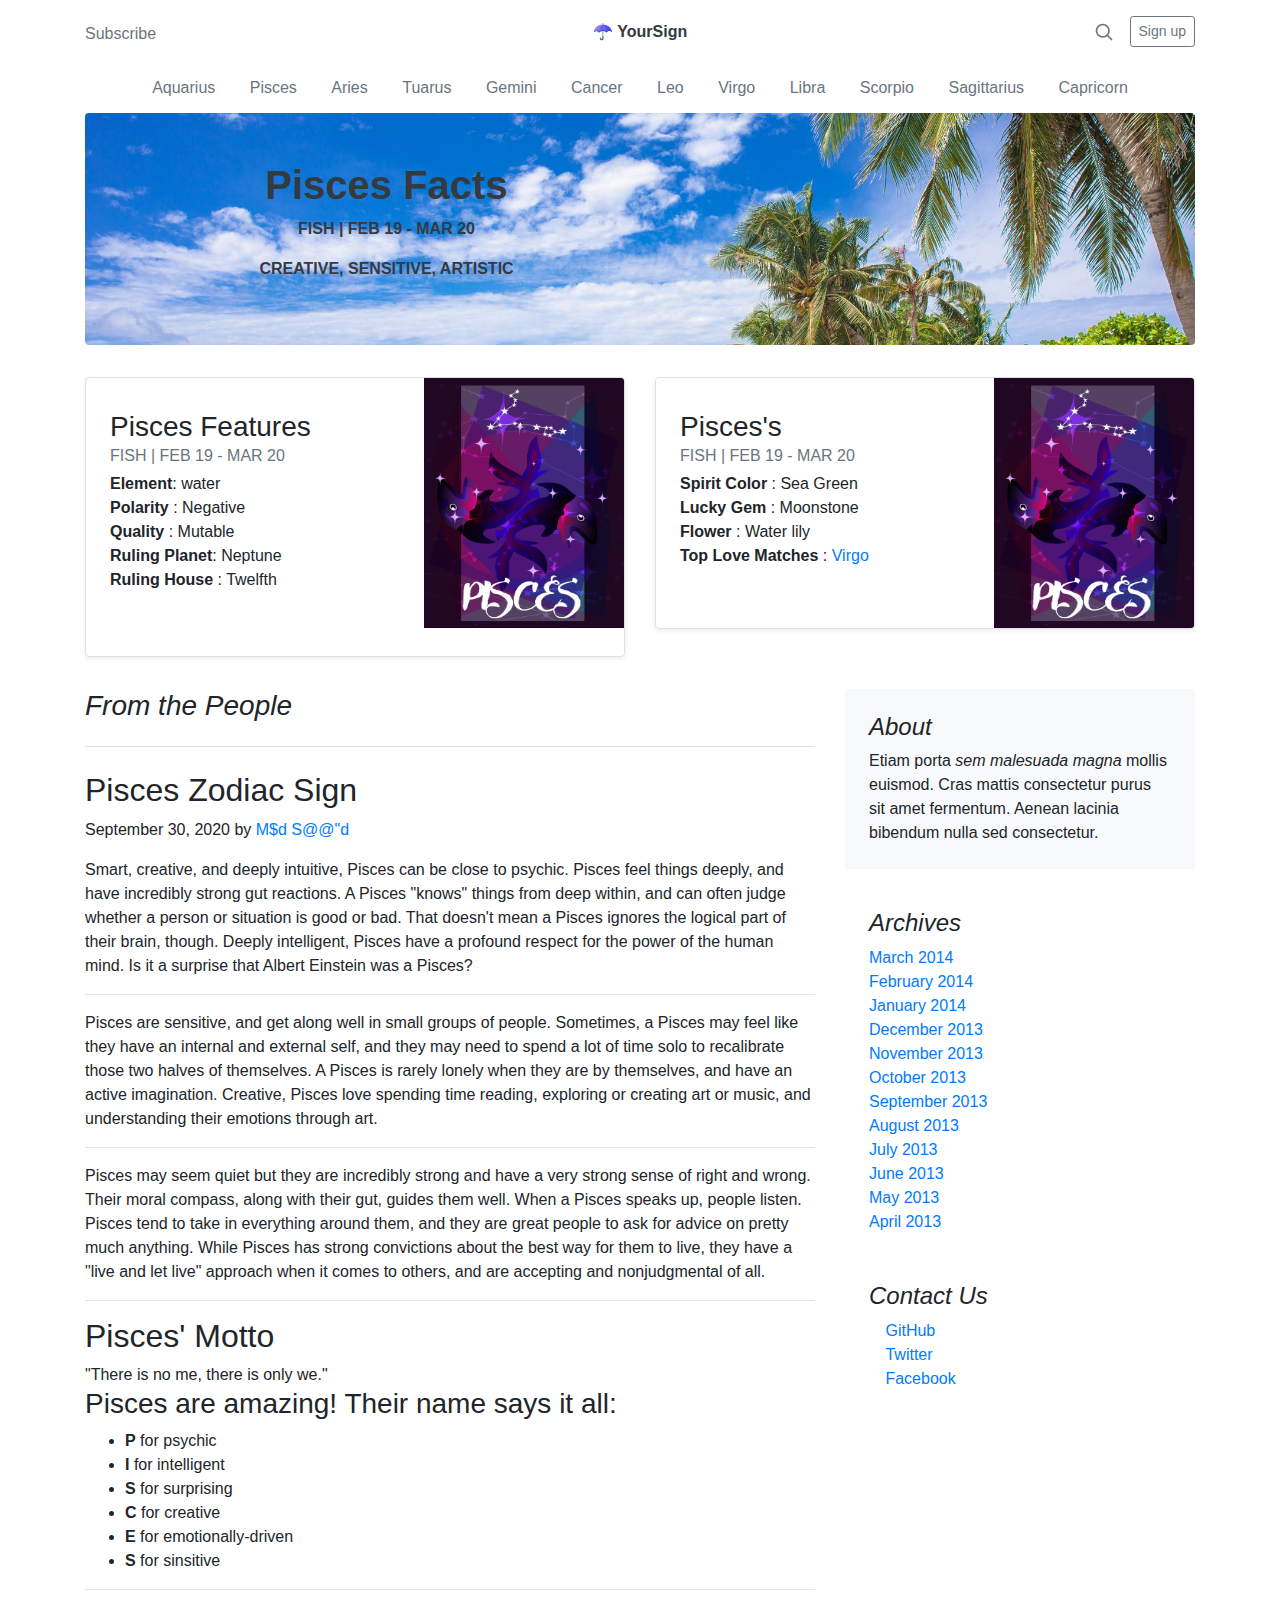
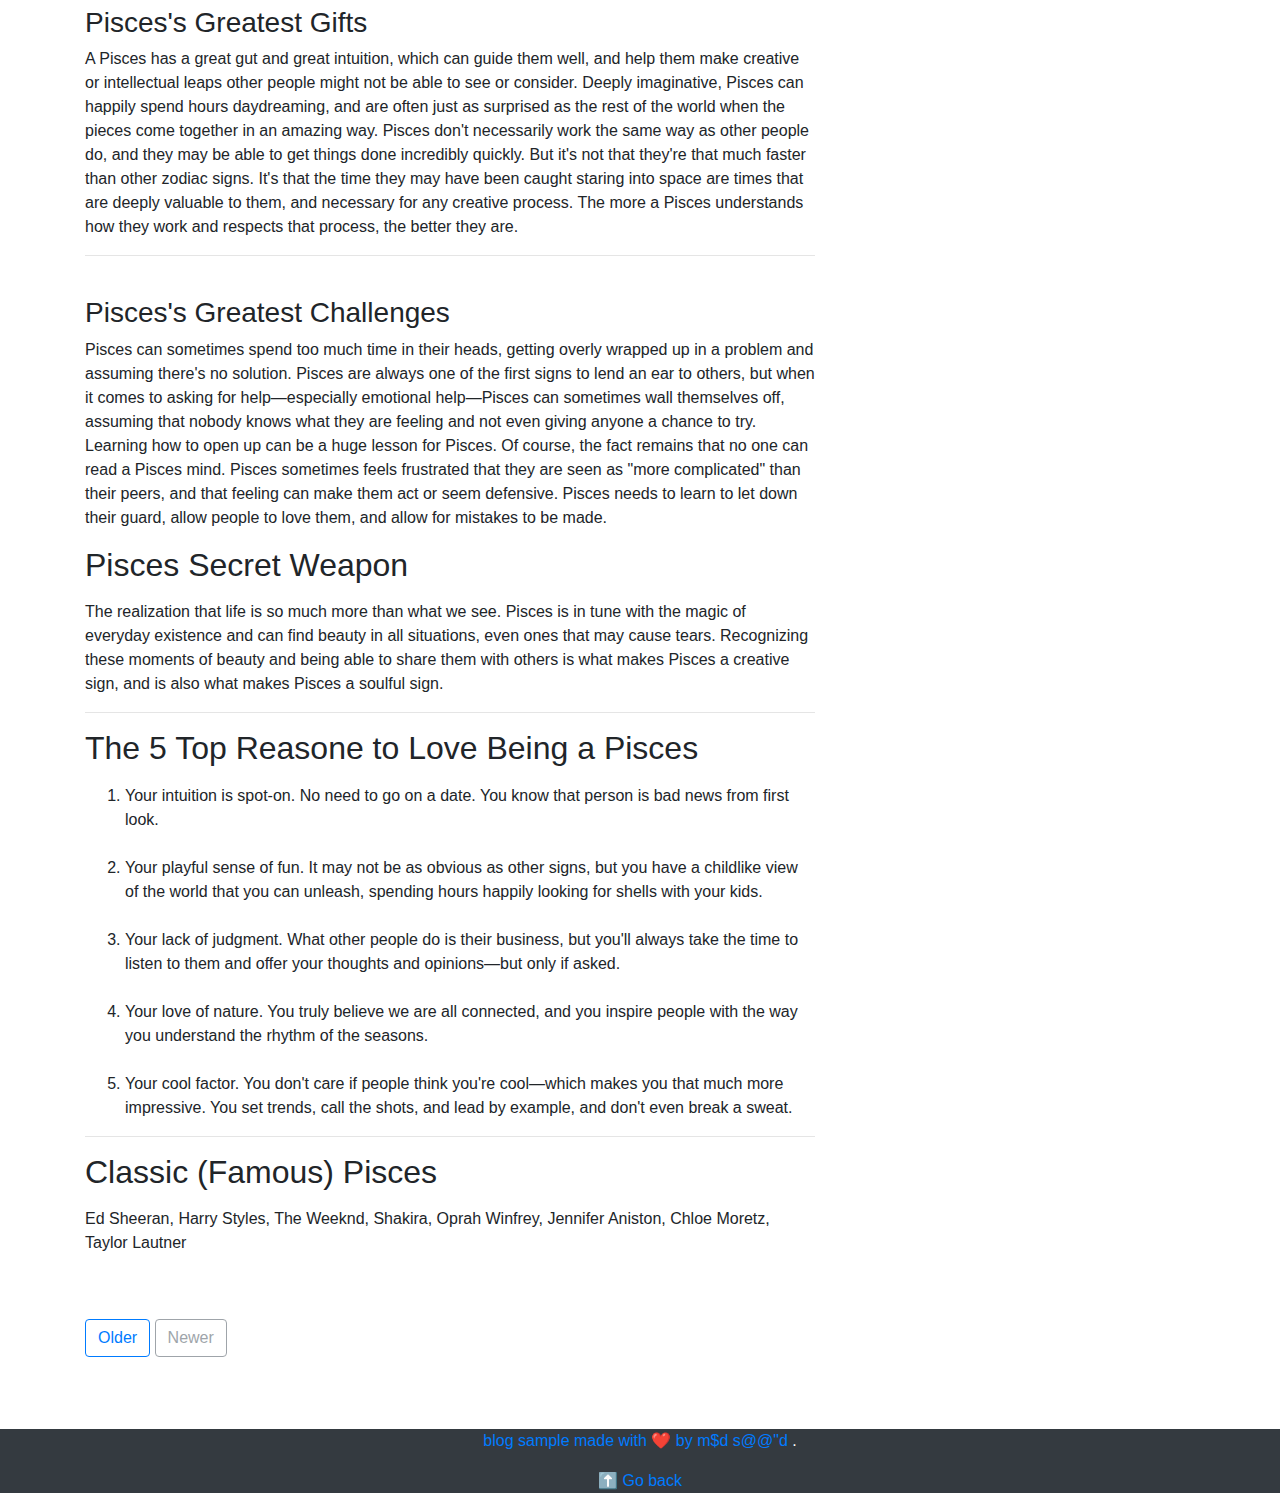
<file: public/Pisces.html>
<!doctype html>
<html lang="en">
<head>

  <meta charset="UTF-8">
  <meta name="viewport" content="width=device-width, initial-scale=1, shrink-to-fit=no">
  <meta name="description" content="">
  <meta name="author" content="md sd">
  
  <link rel="stylesheet" href="https://stackpath.bootstrapcdn.com/font-awesome/4.7.0/css/font-awesome.min.css">
  <link rel="stylesheet" href="https://stackpath.bootstrapcdn.com/bootstrap/4.5.2/css/bootstrap.min.css" integrity="sha384-JcKb8q3iqJ61gNV9KGb8thSsNjpSL0n8PARn9HuZOnIxN0hoP+VmmDGMN5t9UJ0Z" crossorigin="anonymous">
  <script src="https://code.jquery.com/jquery-3.5.1.slim.min.js" integrity="sha384-DfXdz2htPH0lsSSs5nCTpuj/zy4C+OGpamoFVy38MVBnE+IbbVYUew+OrCXaRkfj" crossorigin="anonymous"></script>
  <script src="https://cdn.jsdelivr.net/npm/popper.js@1.16.1/dist/umd/popper.min.js" integrity="sha384-9/reFTGAW83EW2RDu2S0VKaIzap3H66lZH81PoYlFhbGU+6BZp6G7niu735Sk7lN" crossorigin="anonymous"></script>
  <script src="https://stackpath.bootstrapcdn.com/bootstrap/4.5.2/js/bootstrap.min.js" integrity="sha384-B4gt1jrGC7Jh4AgTPSdUtOBvfO8shuf57BaghqFfPlYxofvL8/KUEfYiJOMMV+rV" crossorigin="anonymous"></script>


  <style>
.backgr{
  background: url(./img/d.jpeg);
  background-size: cover;
  background-repeat: no-repeat;
  background-position: center;
}
.scrol{
    max-width: 100%;
    white-space: nowrap;
    height: 50px;
    overflow-x: auto;
    text-align: center;
    align-content: center;
    -webkit-overflow-scrolling: touch;
    -ms-overflow-style: none;
}
.na-link{
    padding-left: 15px;
    padding-right: 15px;
}
.scrol::-webkit-scrollbar{
    display: none;
}
.scrol a{
    color:#6c757d;
}
</style>
  <title>Pisces sign</title>
</head>
<body>
  
  <div class="container">
  <header class="blog-header py-3">
    <div class="row flex-nowrap justify-content-between align-items-center">
      <div class="col-4 pt-1">
        <a class="text-muted" href="#">Subscribe</a>
      </div>
      <div class="col-4 text-center">
        <a class="blog-header-logo text-dark text-bold"  href="index.html"> &#9730 <strong>YourSign</strong></a>
      </div>
      <div class="col-4 d-flex justify-content-end align-items-center">
        <a class="text-muted" href="#" aria-label="Search">
          <svg xmlns="http://www.w3.org/2000/svg" width="20" height="20" fill="none" stroke="currentColor" stroke-linecap="round" stroke-linejoin="round" stroke-width="2" class="mx-3" role="img" viewBox="0 0 24 24" focusable="false"><title>Search</title><circle cx="10.5" cy="10.5" r="7.5"/><path d="M21 21l-5.2-5.2"/></svg>
        </a>
        <a class="btn btn-sm btn-outline-secondary" href="#">Sign up</a>
      </div>
    </div>
  </header>

    <nav class="scrol ">
        <a class="na-link" href="Aquarius.html">Aquarius</a>
        <a class="na-link" href="Pisces.html">Pisces</a>
        <a class="na-link" href="Aries.html">Aries</a>
        <a class="na-link" href="Tuarus.html">Tuarus</a>
        <a class="na-link" href="Gemini.html">Gemini</a>
        <a class="na-link" href="Cancer.html">Cancer</a>
        <a class="na-link" href="Leo.html">Leo</a>
        <a class="na-link" href="Virgo.html">Virgo</a>
        <a class="na-link" href="Libra.html">Libra</a>
        <a class="na-link" href="Scorpio.html">Scorpio</a>
        <a class="na-link" href="Sagittarius.html">Sagittarius</a>
        <a class="na-link" href="Capricorn.html">Capricorn</a>
    </nav>

      <div class="jumbotron p-4 p-md-5 text-dark rounded bg-dark text-center backgr">
        <div class="col-md-6 px-0">
          <h1 class="title0"><strong>Pisces Facts</strong></h1>
          <p class="title0"> <strong> FISH  |  FEB 19 - MAR 20</strong></p>
          <p class="title0"><strong>CREATIVE, SENSITIVE, ARTISTIC</strong></p>
        <!----- <img src="./Cancer.jpg" alt="Aquarius image" width="200" height="250">
         <img src="./Cancer.jpg" alt="Aquarius image" width="200" height="250">-------->
      </div>
    </div>

      <div class="row mb-2">
        <div class="col-md-6">
          <div class="row no-gutters border rounded overflow-hidden flex-md-row mb-4 shadow-sm h-md-250 position-relative">
            <div class="col p-4 d-flex flex-column position-static">
              <strong class="d-inline-block mb-2 text-primary"></strong>
              <h3 class="mb-0">Pisces Features</h3>
              <div class="mb-1 text-muted">FISH  |  FEB 19 - MAR 20</div>
              <p><strong>Element</strong>: water<br>
                <strong>Polarity</strong> : Negative<br>
                <strong>Quality</strong> : Mutable<br>
                <strong>Ruling Planet</strong>: Neptune<br>
                <strong>Ruling House</strong> : Twelfth</p><br>
            </div>
            <div class="col-auto d-none d-lg-block">
              <img src="./img/Pisces.jpg" alt="Pisces image" width="200" height="250">
            </div>
          </div>
        </div>
        <div class="col-md-6">
          <div class="row no-gutters border rounded overflow-hidden flex-md-row mb-4 shadow-sm h-md-250 position-relative">
            <div class="col p-4 d-flex flex-column position-static">
              <strong class="d-inline-block mb-2 text-success"></strong>
              <h3 class="mb-0">Pisces's</h3>
              <div class="mb-1 text-muted">FISH  |  FEB 19 - MAR 20</div>
              <p><strong>Spirit Color</strong> : Sea Green<br>
              <strong>Lucky Gem</strong> : Moonstone<br>
              <strong>Flower</strong> : Water lily<br>
              <strong>Top Love Matches</strong> : <a href="Virgo.html">Virgo</a></p>
            </div>
            <div class="col-auto d-none d-lg-block">
              <img src="./img/Pisces.jpg" alt="Aquarius image" width="200" height="250">
            </div>
          </div>
        </div>
      </div>

    </div>



    <main role="main" class="container">
      <div class="row">
        <div class="col-md-8 blog-main">
          <h3 class="pb-4 mb-4 font-italic border-bottom">From the People </h3>
    
          <div class="blog-post">
            <h2 class="blog-post-title">Pisces Zodiac Sign</h2>
            <p class="blog-post-meta ">September 30, 2020 by <a href="#">M$d S@@"d</a></p>
    
            <p>Smart, creative, and deeply intuitive, 
              Pisces can be close to psychic. Pisces feel things deeply,
               and have incredibly strong gut reactions. A Pisces "knows" 
               things from deep within, and can often judge whether a person or situation is good or bad.
                That doesn't mean a Pisces ignores the logical part of their brain, though. 
                Deeply intelligent, Pisces have a profound respect for the power of the human 
              mind. Is it a surprise that Albert Einstein was a Pisces?</p>
            <hr>
            <p>Pisces are sensitive, and get along well in small groups of people. Sometimes,
              a Pisces may feel like they have an internal and external self, and they may
               need to spend a lot of time solo to recalibrate those two halves of themselves.
                A Pisces is rarely lonely when they are by themselves, and have an active imagination.
                 Creative, Pisces love spending time reading, exploring or creating art or music,
              and understanding their emotions through art.</p>
              <hr>
              <p>Pisces may seem quiet but they are incredibly strong and have a very strong sense of 
                right and wrong. Their moral compass, along with their gut, guides them well. When a 
                Pisces speaks up, people listen. Pisces tend to take in everything around them, and they 
                are great people to ask for advice on pretty much anything. While Pisces has strong 
                convictions about the best way for them to live, they have a "live and let live" approach 
                when it comes to others, and are accepting and nonjudgmental of all.</p>  
                <hr>
            <h2>Pisces' Motto</h2>
            <quote>"There is no me, there is only we."</quote>
            <br> 
            <h3>Pisces are amazing! Their name says it all:</h3>
            <ul>
            <li> <strong>P</strong>  for psychic</li>
            <li> <strong>I</strong>  for intelligent</li>
            <li> <strong>S</strong>  for surprising</li>
            <li> <strong>C</strong>  for creative</li>
            <li> <strong>E</strong>  for emotionally-driven</li>
            <li> <strong>S</strong>  for sinsitive</li>
          </ul>
          <hr>
            <h3>Pisces's Greatest Gifts</h3>
            <p>A Pisces has a great gut and great 
              intuition, which can guide them well, and help them make 
              creative or intellectual leaps other people might not be 
              able to see or consider. Deeply imaginative, Pisces can 
              happily spend hours daydreaming, and are often just as 
              surprised as the rest of the world when the pieces come 
              together in an amazing way. Pisces don't necessarily work 
              the same way as other people do, and they may be able to 
              get things done incredibly quickly. But it's not that they're that much faster 
              than other zodiac signs. It's that the time they may have been caught staring 
              into space are times that are deeply valuable to them, and necessary for any 
              creative process. The more a Pisces understands how 
              they work and respects that process, the better they are.</p>
              <hr>
              <br>
            <h3>Pisces's Greatest Challenges</h3>
            <p>Pisces can sometimes spend too much time in their heads, getting 
              overly wrapped up in a problem and assuming there's no solution. Pisces are always 
              one of the first signs to lend an ear to others, but when it comes to asking for help—especially 
              emotional help—Pisces can sometimes wall themselves off, assuming that nobody knows what they 
              are feeling and not even giving anyone a chance to try. Learning how to open up can be a huge 
              lesson for Pisces. Of course, the fact remains that no one can read a Pisces mind. Pisces 
              sometimes feels frustrated that they are seen as "more complicated" than their peers, and 
              that feeling can make them act or seem defensive. Pisces needs to learn to let down their guard, 
              allow people to love them, and allow for mistakes to be made.</p>
          </div><!-- /.blog-post -->
          <div class="blog-post">
            <h2 class="blog-post-title">Pisces Secret Weapon</h2>
            <p class="blog-post-meta"><a href="#"></a></p>
            <p>The realization that life is so much more than
               what we see. Pisces is in tune with the magic
                of everyday existence and can find beauty in 
                all situations, even ones that may cause tears. Recognizing these moments of beauty and being able to share them with others is what makes Pisces a creative sign,
               and is also what makes Pisces a soulful sign.</p>
          </div><!-- /.blog-post -->
          <hr>
          <div class="blog-post">
            <h2 class="blog-post-title">The 5 Top Reasone to Love Being a Pisces</h2>
            <p class="blog-post-meta"><a href="#"></a></p>
            <ol>
              <li> Your intuition is spot-on. No need to go on a date. You know that person is bad news from first look.</li> <br>
            <li>Your playful sense of fun. It may not be as obvious as other signs, but you have a childlike view of the world that you can unleash, spending hours happily looking for shells with your kids.</li> <br>
            <li>Your lack of judgment. What other people do is their business, but you'll always take the time to listen to them and offer your thoughts and opinions—but only if asked.</li> <br>
            <li>Your love of nature. You truly believe we are all connected, and you inspire people with the way you understand the rhythm of the seasons.</li> <br>
            <li>Your cool factor. You don't care if people think you're cool—which makes you that much more impressive. You set trends, call the shots, and lead by example, and don't even break a sweat.</li>
          </ol>
          </div><!-- /.blog-post -->
          <hr>
          <div class="blog-post">
            <h2 class="blog-post-title">Classic (Famous) Pisces</h2>
            <p class="blog-post-meta"><a href="#"></a></p>
            <p>Ed Sheeran, Harry Styles, The Weeknd, Shakira, Oprah Winfrey,
              Jennifer Aniston, Chloe Moretz, Taylor Lautner</p>
          </div><br><br>
    
          <nav class="blog-pagination">
            <a class="btn btn-outline-primary" href="index.html">Older</a>
            <a class="btn btn-outline-secondary disabled" href="#" tabindex="-1" aria-disabled="true">Newer</a>
          </nav>
        </div><!-- /.blog-main -->
    
        <aside class="col-md-4 blog-sidebar">
          <div class="p-4 mb-3 bg-light rounded">
            <h4 class="font-italic">About</h4>
            <p class="mb-0">Etiam porta <em>sem malesuada magna</em> mollis euismod. Cras mattis consectetur purus sit amet fermentum. Aenean lacinia bibendum nulla sed consectetur.</p>
          </div>
    
          <div class="p-4">
            <h4 class="font-italic">Archives</h4>
            <ol class="list-unstyled mb-0">
              <li><a href="#">March 2014</a></li>
              <li><a href="#">February 2014</a></li>
              <li><a href="#">January 2014</a></li>
              <li><a href="#">December 2013</a></li>
              <li><a href="#">November 2013</a></li>
              <li><a href="#">October 2013</a></li>
              <li><a href="#">September 2013</a></li>
              <li><a href="#">August 2013</a></li>
              <li><a href="#">July 2013</a></li>
              <li><a href="#">June 2013</a></li>
              <li><a href="#">May 2013</a></li>
              <li><a href="#">April 2013</a></li>
            </ol>
          </div>
    
          <div class="p-4">
            <h4 class="font-italic">Contact Us</h4>
            <ol class="list-unstyled">
              <li><a href="#"><i class="fab fa-github-square"></i>  GitHub</a></li>
              <li><a href="#"><i class="fab fa-twitter-square"></i> Twitter</a></li>
              <li><a href="#"> <i class="fab fa-facebook"></i> Facebook</li>
            </ol>
          </div>
        </aside><!-- /.blog-sidebar -->
      </div><!-- /.row -->
    </main><br><br><br><!-- /.container -->
    
    <footer class="blog-footer text-center bg-dark text-white">
      <p>blog sample made with &#10084 by <a href="https://facebook.com/">m$d s@@"d</a> <a href="https://twitter.com/mdo"></a>.</p>
      <p>
        <a href="#">&#11014 Go back</a>
      </p>
    </footer>
  </body>
  </html>
</body>
</html>
</file>
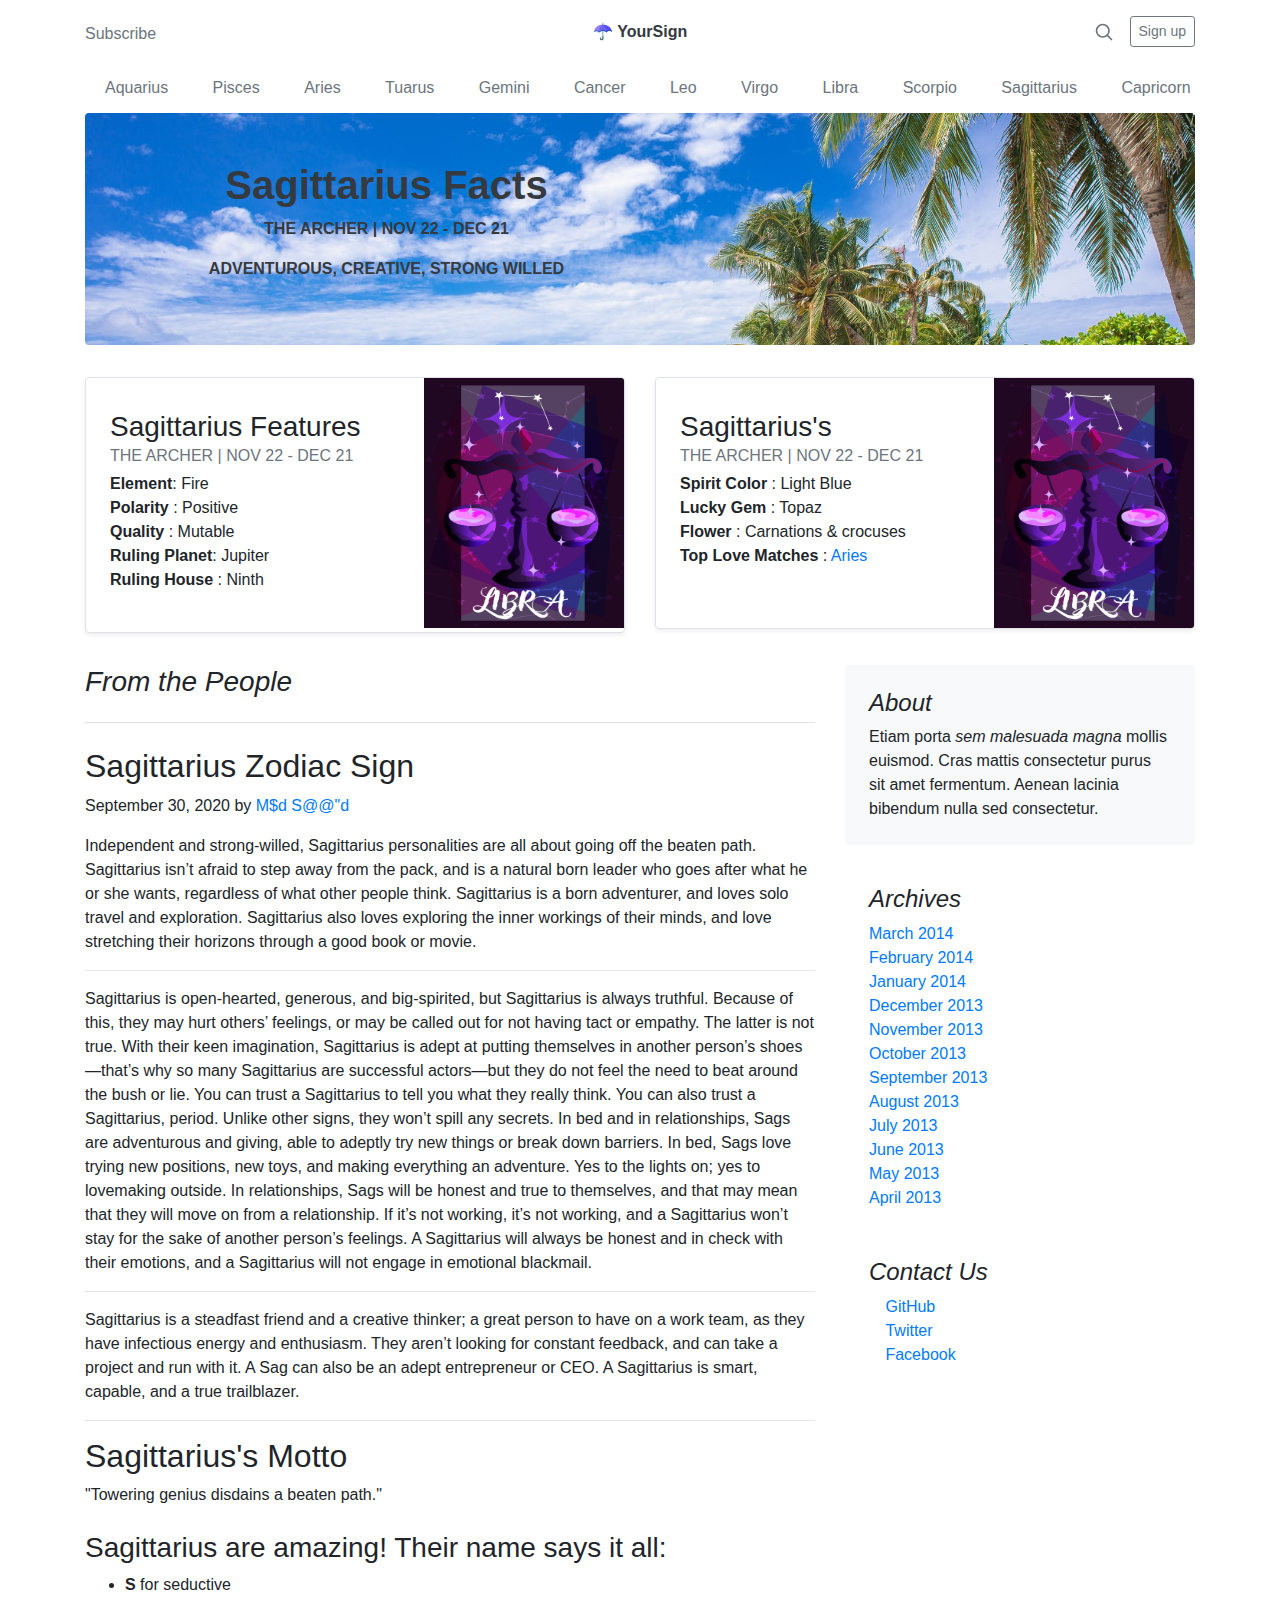
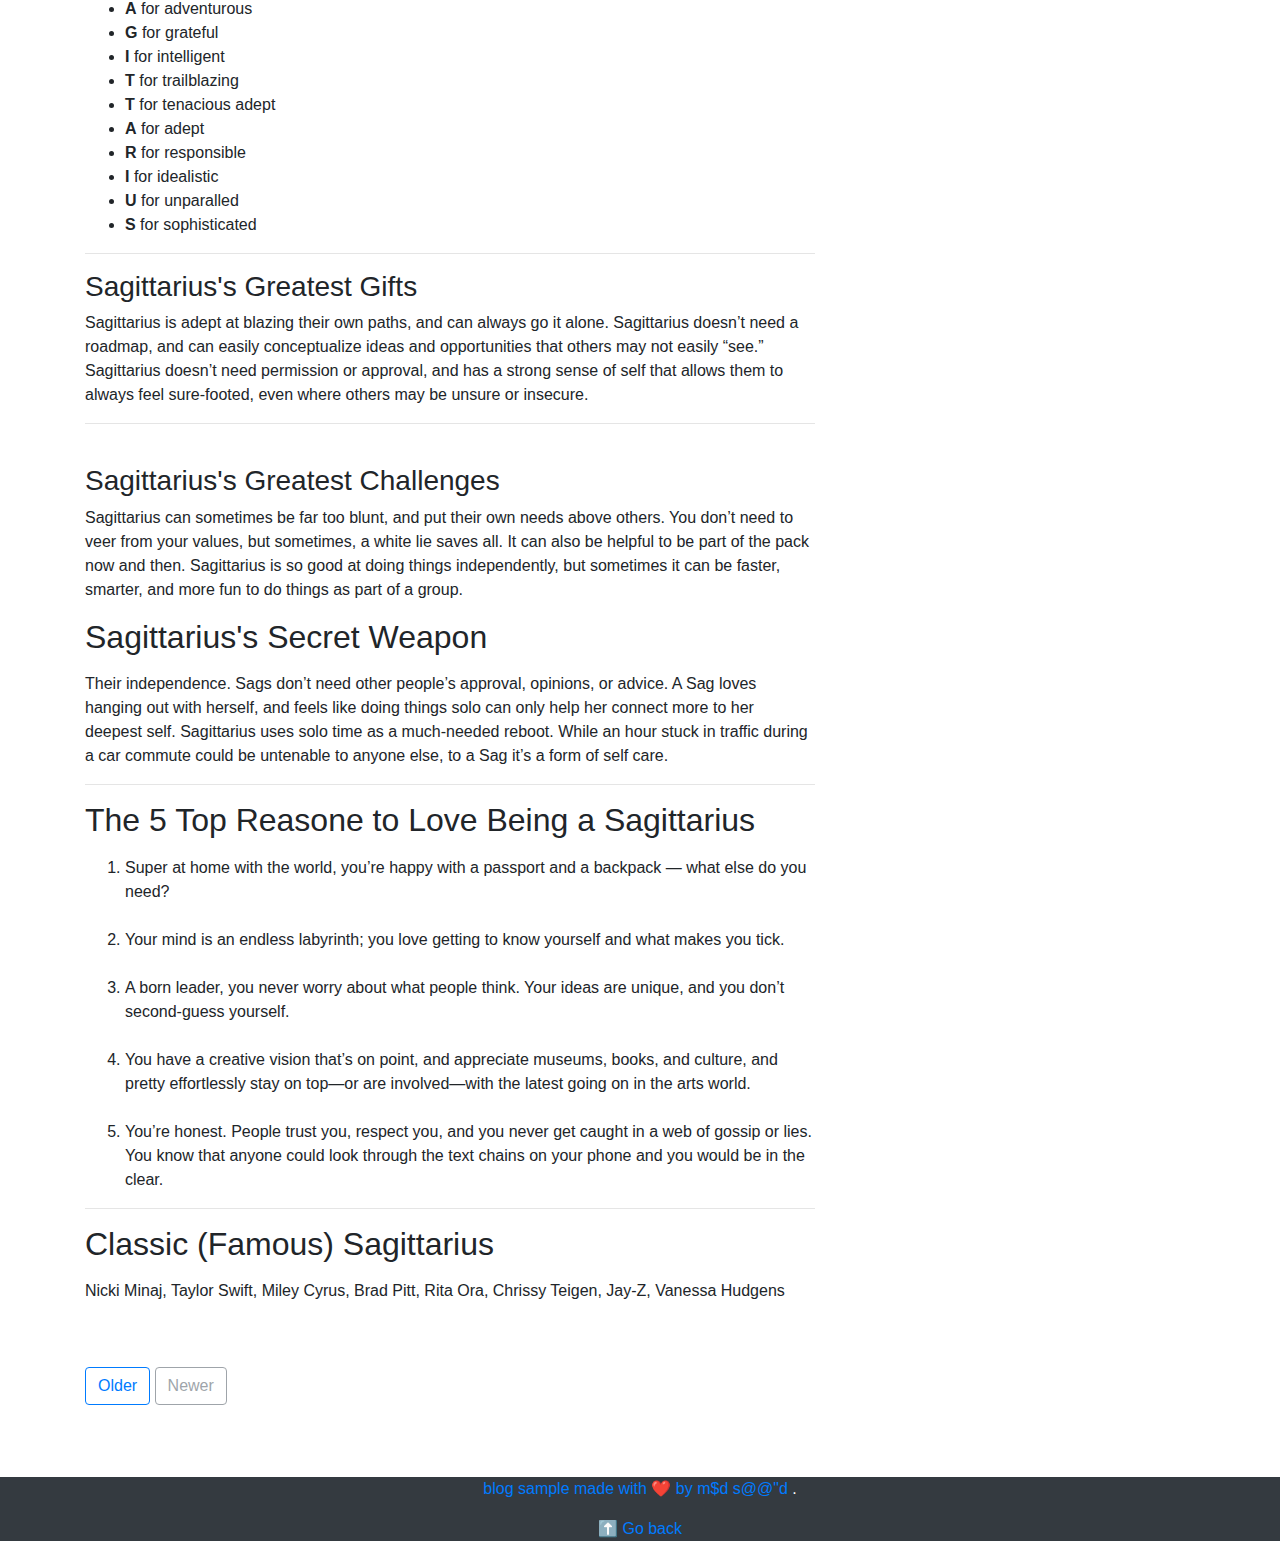
<file: public/Sagittarius.html>
<!doctype html>
<html lang="en">
<head>

  <meta charset="UTF-8">
  <meta name="viewport" content="width=device-width, initial-scale=1, shrink-to-fit=no">
  <meta name="description" content="">
  <meta name="author" content="md sd">
  
  <link rel="stylesheet" href="https://stackpath.bootstrapcdn.com/font-awesome/4.7.0/css/font-awesome.min.css">
  <link rel="stylesheet" href="https://stackpath.bootstrapcdn.com/bootstrap/4.5.2/css/bootstrap.min.css" integrity="sha384-JcKb8q3iqJ61gNV9KGb8thSsNjpSL0n8PARn9HuZOnIxN0hoP+VmmDGMN5t9UJ0Z" crossorigin="anonymous">
  <script src="https://code.jquery.com/jquery-3.5.1.slim.min.js" integrity="sha384-DfXdz2htPH0lsSSs5nCTpuj/zy4C+OGpamoFVy38MVBnE+IbbVYUew+OrCXaRkfj" crossorigin="anonymous"></script>
  <script src="https://cdn.jsdelivr.net/npm/popper.js@1.16.1/dist/umd/popper.min.js" integrity="sha384-9/reFTGAW83EW2RDu2S0VKaIzap3H66lZH81PoYlFhbGU+6BZp6G7niu735Sk7lN" crossorigin="anonymous"></script>
  <script src="https://stackpath.bootstrapcdn.com/bootstrap/4.5.2/js/bootstrap.min.js" integrity="sha384-B4gt1jrGC7Jh4AgTPSdUtOBvfO8shuf57BaghqFfPlYxofvL8/KUEfYiJOMMV+rV" crossorigin="anonymous"></script>


  <style>
.backgr{
  background: url(./img/d.jpeg);
  background-size: cover;
  background-repeat: no-repeat;
  background-position: center;
}
.scrol{
    max-width: 100%;
    white-space: nowrap;
    height: 50px;
    overflow-x: auto;
    text-align: center;
    align-content: center;
    -webkit-overflow-scrolling: touch;
    -ms-overflow-style: none;
}
.na-link{
    padding-left: 20px;
    padding-right: 20px;
}
.scrol::-webkit-scrollbar{
    display: none;
}
.scrol a{
    color:#6c757d;
}
</style>
  <title>Sagittarius sign</title>
</head>
<body>
  
  <div class="container">
  <header class="blog-header py-3">
    <div class="row flex-nowrap justify-content-between align-items-center">
      <div class="col-4 pt-1">
        <a class="text-muted" href="#">Subscribe</a>
      </div>
      <div class="col-4 text-center">
        <a class="blog-header-logo text-dark text-bold"  href="index.html"> &#9730 <strong>YourSign</strong></a>
      </div>
      <div class="col-4 d-flex justify-content-end align-items-center">
        <a class="text-muted" href="#" aria-label="Search">
          <svg xmlns="http://www.w3.org/2000/svg" width="20" height="20" fill="none" stroke="currentColor" stroke-linecap="round" stroke-linejoin="round" stroke-width="2" class="mx-3" role="img" viewBox="0 0 24 24" focusable="false"><title>Search</title><circle cx="10.5" cy="10.5" r="7.5"/><path d="M21 21l-5.2-5.2"/></svg>
        </a>
        <a class="btn btn-sm btn-outline-secondary" href="#">Sign up</a>
      </div>
    </div>
  </header>

    <nav class="scrol ">
        <a class="na-link" href="Aquarius.html">Aquarius</a>
        <a class="na-link" href="Pisces.html">Pisces</a>
        <a class="na-link" href="Aries.html">Aries</a>
        <a class="na-link" href="Tuarus.html">Tuarus</a>
        <a class="na-link" href="Gemini.html">Gemini</a>
        <a class="na-link" href="Cancer.html">Cancer</a>
        <a class="na-link" href="Leo.html">Leo</a>
        <a class="na-link" href="Virgo.html">Virgo</a>
        <a class="na-link" href="Libra.html">Libra</a>
        <a class="na-link" href="Scorpio.html">Scorpio</a>
        <a class="na-link" href="Sagittarius.html">Sagittarius</a>
        <a class="na-link" href="Capricorn.html">Capricorn</a>
    </nav>

      <div class="jumbotron p-4 p-md-5 text-dark rounded bg-dark text-center backgr">
        <div class="col-md-6 px-0">
          <h1 class="title0"><strong>Sagittarius Facts</strong></h1>
          <p class="title0"> <strong> THE ARCHER  |  NOV 22 - DEC 21</strong></p>
          <p class="title0"> <strong> ADVENTUROUS, CREATIVE, STRONG WILLED</strong></p>
        <!----- <img src="./Cancer.jpg" alt="Aquarius image" width="200" height="250">
         <img src="./Cancer.jpg" alt="Aquarius image" width="200" height="250">-------->
      </div>
    </div>

      <div class="row mb-2">
        <div class="col-md-6">
          <div class="row no-gutters border rounded overflow-hidden flex-md-row mb-4 shadow-sm h-md-250 position-relative">
            <div class="col p-4 d-flex flex-column position-static">
              <strong class="d-inline-block mb-2 text-primary"></strong>
              <h3 class="mb-0">Sagittarius Features</h3>
              <div class="mb-1 text-muted">THE ARCHER  |  NOV 22 - DEC 21</div>
              <p><strong>Element</strong>: Fire<br>
                <strong>Polarity</strong> : Positive<br>
                <strong>Quality</strong> : Mutable<br>
                <strong>Ruling Planet</strong>: Jupiter<br>
                <strong>Ruling House</strong> : Ninth</p>
            </div>
            <div class="col-auto d-none d-lg-block">
              <img src="./img/Libra.jpg" alt="Leo image" width="200" height="250">
            </div>
          </div>
        </div>
        <div class="col-md-6">
          <div class="row no-gutters border rounded overflow-hidden flex-md-row mb-4 shadow-sm h-md-250 position-relative">
            <div class="col p-4 d-flex flex-column position-static">
              <strong class="d-inline-block mb-2 text-success"></strong>
              <h3 class="mb-0">Sagittarius's</h3>
              <div class="mb-1 text-muted">THE ARCHER  |  NOV 22 - DEC 21</div>
              <p><strong>Spirit Color</strong> : Light Blue<br>
                <strong>Lucky Gem</strong> : Topaz<br>
                <strong>Flower</strong> : Carnations & crocuses<br>
                <strong>Top Love Matches</strong> : <a href="Aries.html">Aries</a></p>
            </div>
            <div class="col-auto d-none d-lg-block">
              <img src="./img/Libra.jpg" alt="Leo image" width="200" height="250">
            </div>
          </div>
        </div>
      </div>

    </div>



    <main role="main" class="container">
      <div class="row">
        <div class="col-md-8 blog-main">
          <h3 class="pb-4 mb-4 font-italic border-bottom">From the People </h3>
    
          <div class="blog-post">
            <h2 class="blog-post-title">Sagittarius Zodiac Sign</h2>
            <p class="blog-post-meta ">September 30, 2020 by <a href="#">M$d S@@"d</a></p>
    
            <p>Independent and strong-willed, Sagittarius personalities are all about going off the beaten path. Sagittarius isn’t afraid to step away from the pack, and is a natural born leader who goes after what he or she wants, regardless of what other people think. Sagittarius is a born adventurer, and loves solo travel and exploration. Sagittarius also loves exploring the inner workings of their minds, and love stretching their horizons through a good book or movie.</p>
            <hr>
            <p>Sagittarius is open-hearted, generous, and big-spirited, but Sagittarius is always truthful. Because of this, they may hurt others’ feelings, or may be called out for not having tact or empathy. The latter is not true. With their keen imagination, Sagittarius is adept at putting themselves in another person’s shoes—that’s why so many Sagittarius are successful actors—but they do not feel the need to beat around the bush or lie. You can trust a Sagittarius to tell you what they really think. You can also trust a Sagittarius, period. Unlike other signs, they won’t spill any secrets.
              In bed and in relationships, Sags are adventurous and giving, able to adeptly try new things or break down barriers. In bed, Sags love trying new positions, new toys, and making everything an adventure. Yes to the lights on; yes to lovemaking outside. In relationships, Sags will be honest and true to themselves, and that may mean that they will move on from a relationship. If it’s not working, it’s not working, and a Sagittarius won’t stay for the sake of another person’s feelings. A Sagittarius will always be honest and in check with their emotions, and a Sagittarius will not engage in emotional blackmail.</p>
              <hr>
              <p>Sagittarius is a steadfast friend and a creative thinker; a great person to have on a work team, as they have infectious energy and enthusiasm. They aren’t looking for constant feedback, and can take a project and run with it. A Sag can also be an adept entrepreneur or CEO. A Sagittarius is smart, capable, and a true trailblazer.</p>  
                <hr>
            <h2>Sagittarius's Motto</h2>
            <quote>"Towering genius disdains a beaten path."</quote>
            <br> <br>
            <h3>Sagittarius are amazing! Their name says it all:</h3>
            <ul>
              <li> <strong>S</strong>  for seductive</li>
              <li> <strong>A</strong>  for adventurous</li>
              <li> <strong>G</strong>  for grateful</li>
              <li> <strong>I</strong>  for intelligent</li>
              <li> <strong>T</strong>  for trailblazing</li>
              <li> <strong>T</strong>  for  tenacious adept</li>
              <li> <strong>A</strong>  for adept</li>
              <li> <strong>R</strong>  for responsible</li>
              <li> <strong>I</strong>  for idealistic</li>
              <li> <strong>U</strong>  for unparalled</li>
              <li> <strong>S</strong>  for sophisticated</li>
          </ul>
          <hr>
            <h3>Sagittarius's Greatest Gifts</h3>
            <p>Sagittarius is adept at blazing their own paths, and can always go it alone. Sagittarius doesn’t need a roadmap, and can easily conceptualize ideas and opportunities that others may not easily “see.” Sagittarius doesn’t need permission or approval, and has a strong sense of self that allows them to always feel sure-footed, even where others may be unsure or insecure.</p>
              <hr>
              <br>
            <h3>Sagittarius's Greatest Challenges</h3>
            <p>Sagittarius can sometimes be far too blunt, and put their own needs above others. You don’t need to veer from your values, but sometimes, a white lie saves all. It can also be helpful to be part of the pack now and then. Sagittarius is so good at doing things independently, but sometimes it can be faster, smarter, and more fun to do things as part of a group.</p>
          </div><!-- /.blog-post -->
          <div class="blog-post">
            <h2 class="blog-post-title">Sagittarius's Secret Weapon</h2>
            <p class="blog-post-meta"><a href="#"></a></p>
            <p>Their independence. Sags don’t need other people’s approval, opinions, or advice. A Sag loves hanging out with herself, and feels like doing things solo can only help her connect more to her deepest self. Sagittarius uses solo time as a much-needed reboot. While an hour stuck in traffic during a car commute could be untenable to anyone else, to a Sag it’s a form of self care.</p>
          </div><!-- /.blog-post -->
          <hr>
          <div class="blog-post">
            <h2 class="blog-post-title">The 5 Top Reasone to Love Being a Sagittarius</h2>
            <p class="blog-post-meta"><a href="#"></a></p>
            <ol>
              <li>Super at home with the world, you’re happy with a passport and a backpack — what else do you need?</li> <br>
              <li>Your mind is an endless labyrinth; you love getting to know yourself and what makes you tick.</li> <br>
              <li>A born leader, you never worry about what people think. Your ideas are unique, and you don’t second-guess yourself.</li> <br>
              <li>You have a creative vision that’s on point, and appreciate museums, books, and culture, and pretty effortlessly stay on top—or are involved—with the latest going on in the arts world.</li> <br>
              <li>You’re honest. People trust you, respect you, and you never get caught in a web of gossip or lies. You know that anyone could look through the text chains on your phone and you would be in the clear.</li>
          </ol>
          </div><!-- /.blog-post -->
          <hr>
          <div class="blog-post">
            <h2 class="blog-post-title">Classic (Famous) Sagittarius</h2>
            <p class="blog-post-meta"><a href="#"></a></p>
            <p>Nicki Minaj, Taylor Swift, Miley Cyrus, Brad Pitt, Rita Ora, Chrissy Teigen, Jay-Z, Vanessa Hudgens</p>
          </div><br><br>
    
          <nav class="blog-pagination">
            <a class="btn btn-outline-primary" href="index.html">Older</a>
            <a class="btn btn-outline-secondary disabled" href="#" tabindex="-1" aria-disabled="true">Newer</a>
          </nav>
        </div><!-- /.blog-main -->
    
        <aside class="col-md-4 blog-sidebar">
          <div class="p-4 mb-3 bg-light rounded">
            <h4 class="font-italic">About</h4>
            <p class="mb-0">Etiam porta <em>sem malesuada magna</em> mollis euismod. Cras mattis consectetur purus sit amet fermentum. Aenean lacinia bibendum nulla sed consectetur.</p>
          </div>
    
          <div class="p-4">
            <h4 class="font-italic">Archives</h4>
            <ol class="list-unstyled mb-0">
              <li><a href="#">March 2014</a></li>
              <li><a href="#">February 2014</a></li>
              <li><a href="#">January 2014</a></li>
              <li><a href="#">December 2013</a></li>
              <li><a href="#">November 2013</a></li>
              <li><a href="#">October 2013</a></li>
              <li><a href="#">September 2013</a></li>
              <li><a href="#">August 2013</a></li>
              <li><a href="#">July 2013</a></li>
              <li><a href="#">June 2013</a></li>
              <li><a href="#">May 2013</a></li>
              <li><a href="#">April 2013</a></li>
            </ol>
          </div>
    
          <div class="p-4">
            <h4 class="font-italic">Contact Us</h4>
            <ol class="list-unstyled">
              <li><a href="#"><i class="fab fa-github-square"></i>  GitHub</a></li>
              <li><a href="#"><i class="fab fa-twitter-square"></i> Twitter</a></li>
              <li><a href="#"> <i class="fab fa-facebook"></i> Facebook</li>
            </ol>
          </div>
        </aside><!-- /.blog-sidebar -->
      </div><!-- /.row -->
    </main><br><br><br><!-- /.container -->
    
    <footer class="blog-footer text-center bg-dark text-white">
      <p>blog sample made with &#10084 by <a href="https://facebook.com/">m$d s@@"d</a> <a href="https://twitter.com/mdo"></a>.</p>
      <p>
        <a href="#">&#11014 Go back</a>
      </p>
    </footer>
  </body>
  </html>
</body>
</html>
</file>
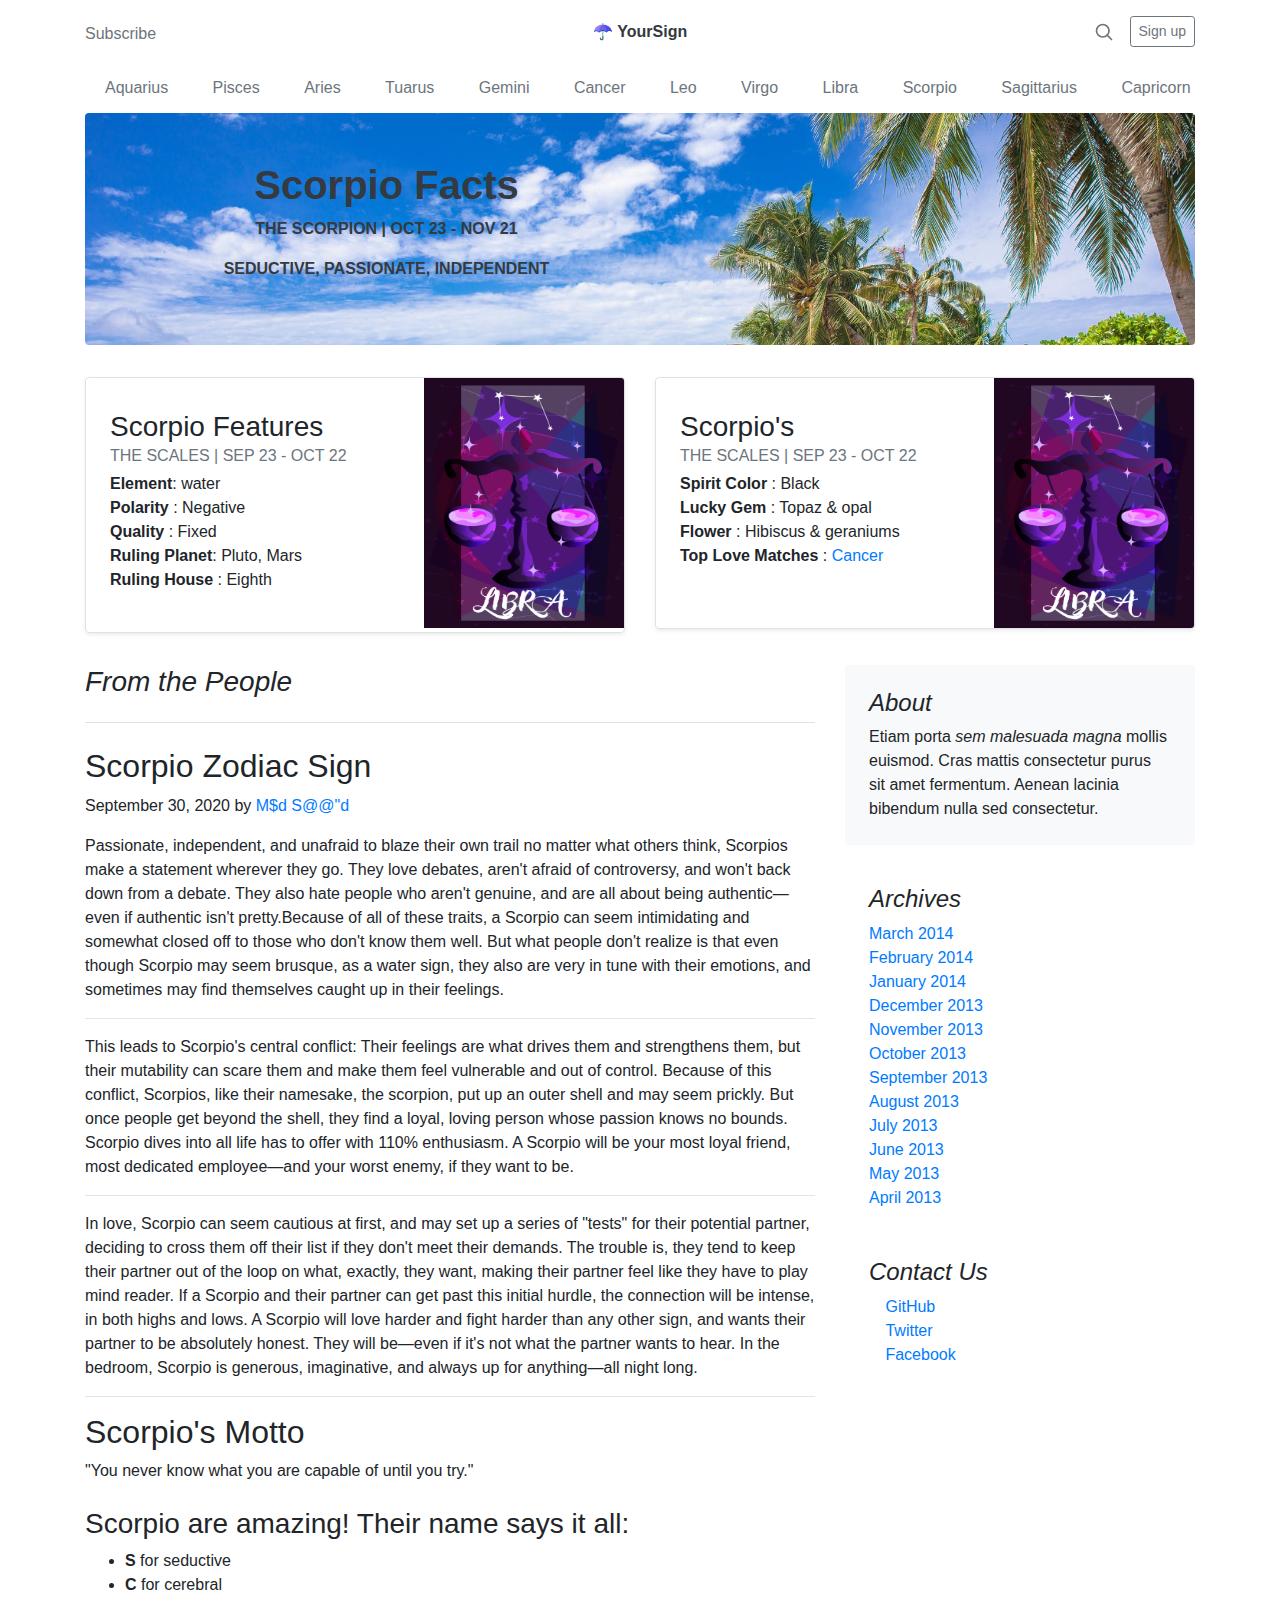
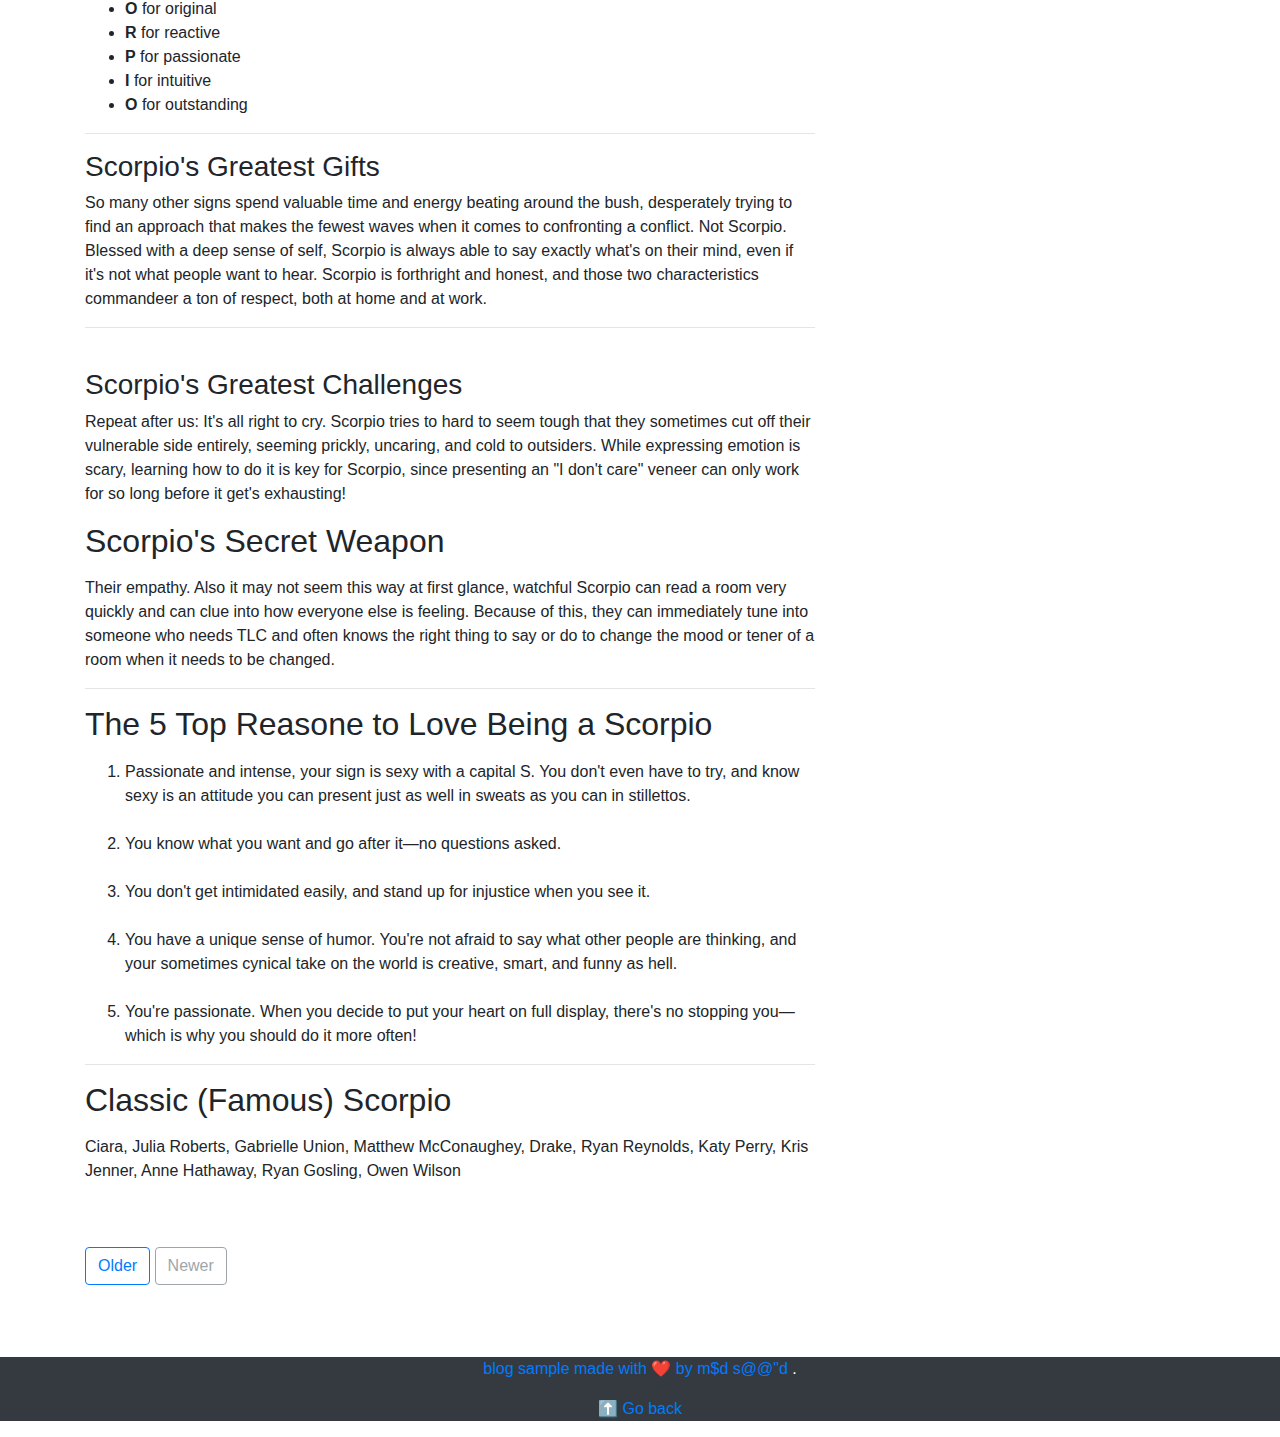
<file: public/Scorpio.html>
<!doctype html>
<html lang="en">
<head>

  <meta charset="UTF-8">
  <meta name="viewport" content="width=device-width, initial-scale=1, shrink-to-fit=no">
  <meta name="description" content="">
  <meta name="author" content="md sd">
  
  <link rel="stylesheet" href="https://stackpath.bootstrapcdn.com/font-awesome/4.7.0/css/font-awesome.min.css">
  <link rel="stylesheet" href="https://stackpath.bootstrapcdn.com/bootstrap/4.5.2/css/bootstrap.min.css" integrity="sha384-JcKb8q3iqJ61gNV9KGb8thSsNjpSL0n8PARn9HuZOnIxN0hoP+VmmDGMN5t9UJ0Z" crossorigin="anonymous">
  <script src="https://code.jquery.com/jquery-3.5.1.slim.min.js" integrity="sha384-DfXdz2htPH0lsSSs5nCTpuj/zy4C+OGpamoFVy38MVBnE+IbbVYUew+OrCXaRkfj" crossorigin="anonymous"></script>
  <script src="https://cdn.jsdelivr.net/npm/popper.js@1.16.1/dist/umd/popper.min.js" integrity="sha384-9/reFTGAW83EW2RDu2S0VKaIzap3H66lZH81PoYlFhbGU+6BZp6G7niu735Sk7lN" crossorigin="anonymous"></script>
  <script src="https://stackpath.bootstrapcdn.com/bootstrap/4.5.2/js/bootstrap.min.js" integrity="sha384-B4gt1jrGC7Jh4AgTPSdUtOBvfO8shuf57BaghqFfPlYxofvL8/KUEfYiJOMMV+rV" crossorigin="anonymous"></script>


  <style>
.backgr{
  background: url(./img/d.jpeg);
  background-size: cover;
  background-repeat: no-repeat;
  background-position: center;
}
.scrol{
    max-width: 100%;
    white-space: nowrap;
    height: 50px;
    overflow-x: auto;
    text-align: center;
    align-content: center;
    -webkit-overflow-scrolling: touch;
    -ms-overflow-style: none;
}
.na-link{
    padding-left: 20px;
    padding-right: 20px;
}
.scrol::-webkit-scrollbar{
    display: none;
}
.scrol a{
    color:#6c757d;
}
</style>
  <title>Scorpio sign</title>
</head>
<body>
  
  <div class="container">
  <header class="blog-header py-3">
    <div class="row flex-nowrap justify-content-between align-items-center">
      <div class="col-4 pt-1">
        <a class="text-muted" href="#">Subscribe</a>
      </div>
      <div class="col-4 text-center">
        <a class="blog-header-logo text-dark text-bold"  href="index.html"> &#9730 <strong>YourSign</strong></a>
      </div>
      <div class="col-4 d-flex justify-content-end align-items-center">
        <a class="text-muted" href="#" aria-label="Search">
          <svg xmlns="http://www.w3.org/2000/svg" width="20" height="20" fill="none" stroke="currentColor" stroke-linecap="round" stroke-linejoin="round" stroke-width="2" class="mx-3" role="img" viewBox="0 0 24 24" focusable="false"><title>Search</title><circle cx="10.5" cy="10.5" r="7.5"/><path d="M21 21l-5.2-5.2"/></svg>
        </a>
        <a class="btn btn-sm btn-outline-secondary" href="#">Sign up</a>
      </div>
    </div>
  </header>

    <nav class="scrol ">
        <a class="na-link" href="Aquarius.html">Aquarius</a>
        <a class="na-link" href="Pisces.html">Pisces</a>
        <a class="na-link" href="Aries.html">Aries</a>
        <a class="na-link" href="Tuarus.html">Tuarus</a>
        <a class="na-link" href="Gemini.html">Gemini</a>
        <a class="na-link" href="Cancer.html">Cancer</a>
        <a class="na-link" href="Leo.html">Leo</a>
        <a class="na-link" href="Virgo.html">Virgo</a>
        <a class="na-link" href="Libra.html">Libra</a>
        <a class="na-link" href="Scorpio.html">Scorpio</a>
        <a class="na-link" href="Sagittarius.html">Sagittarius</a>
        <a class="na-link" href="Capricorn.html">Capricorn</a>
    </nav>

      <div class="jumbotron p-4 p-md-5 text-dark rounded bg-dark text-center backgr">
        <div class="col-md-6 px-0">
          <h1 class="title0"><strong>Scorpio Facts</strong></h1>
          <p class="title0"> <strong> THE SCORPION  |  OCT 23 - NOV 21</strong></p>
          <p class="title0"> <strong> SEDUCTIVE, PASSIONATE, INDEPENDENT</strong></p>
        <!----- <img src="./Cancer.jpg" alt="Aquarius image" width="200" height="250">
         <img src="./Cancer.jpg" alt="Aquarius image" width="200" height="250">-------->
      </div>
    </div>

      <div class="row mb-2">
        <div class="col-md-6">
          <div class="row no-gutters border rounded overflow-hidden flex-md-row mb-4 shadow-sm h-md-250 position-relative">
            <div class="col p-4 d-flex flex-column position-static">
              <strong class="d-inline-block mb-2 text-primary"></strong>
              <h3 class="mb-0">Scorpio Features</h3>
              <div class="mb-1 text-muted">THE SCALES  |  SEP 23 - OCT 22</div>
              <p><strong>Element</strong>: water<br>
                <strong>Polarity</strong> : Negative<br>
                <strong>Quality</strong> : Fixed<br>
                <strong>Ruling Planet</strong>: Pluto, Mars<br>
                <strong>Ruling House</strong> : Eighth
            </div>
            <div class="col-auto d-none d-lg-block">
              <img src="./img/Libra.jpg" alt="Leo image" width="200" height="250">
            </div>
          </div>
        </div>
        <div class="col-md-6">
          <div class="row no-gutters border rounded overflow-hidden flex-md-row mb-4 shadow-sm h-md-250 position-relative">
            <div class="col p-4 d-flex flex-column position-static">
              <strong class="d-inline-block mb-2 text-success"></strong>
              <h3 class="mb-0">Scorpio's</h3>
              <div class="mb-1 text-muted">THE SCALES  |  SEP 23 - OCT 22</div>
              <p><strong>Spirit Color</strong> : Black<br>
                <strong>Lucky Gem</strong> : Topaz & opal<br>
                <strong>Flower</strong> : Hibiscus & geraniums<br>
                <strong>Top Love Matches</strong> : <a href="Cancer.html">Cancer</a></p>
            </div>
            <div class="col-auto d-none d-lg-block">
              <img src="./img/Libra.jpg" alt="Leo image" width="200" height="250">
            </div>
          </div>
        </div>
      </div>

    </div>



    <main role="main" class="container">
      <div class="row">
        <div class="col-md-8 blog-main">
          <h3 class="pb-4 mb-4 font-italic border-bottom">From the People </h3>
    
          <div class="blog-post">
            <h2 class="blog-post-title">Scorpio Zodiac Sign</h2>
            <p class="blog-post-meta ">September 30, 2020 by <a href="#">M$d S@@"d</a></p>
    
            <p>Passionate, independent, and unafraid to blaze their own trail no matter what others think, Scorpios make a statement wherever they go. They love debates, aren't afraid of controversy, and won't back down from a debate. They also hate people who aren't genuine, and are all about being authentic—even if authentic isn't pretty.Because of all of these traits, a Scorpio can seem intimidating and somewhat closed off to those who don't know them well. But what people don't realize is that even though Scorpio may seem brusque, as a water sign, they also are very in tune with their emotions, and sometimes may find themselves caught up in their feelings.</p>
            <hr>
            <p>This leads to Scorpio's central conflict: Their feelings are what drives them and strengthens them, but their mutability can scare them and make them feel vulnerable and out of control. Because of this conflict, Scorpios, like their namesake, the scorpion, put up an outer shell and may seem prickly.
              But once people get beyond the shell, they find a loyal, loving person whose passion knows no bounds. Scorpio dives into all life has to offer with 110% enthusiasm. A Scorpio will be your most loyal friend, most dedicated employee—and your worst enemy, if they want to be.</p>
              <hr>
              <p>In love, Scorpio can seem cautious at first, and may set up a series of "tests" for their potential partner, deciding to cross them off their list if they don't meet their demands. The trouble is, they tend to keep their partner out of the loop on what, exactly, they want, making their partner feel like they have to play mind reader. If a Scorpio and their partner can get past this initial hurdle, the connection will be intense, in both highs and lows. A Scorpio will love harder and fight harder than any other sign, and wants their partner to be absolutely honest. They will be—even if it's not what the partner wants to hear. In the bedroom, Scorpio is generous, imaginative, and always up for anything—all night long.</p>  
                <hr>
            <h2>Scorpio's Motto</h2>
            <quote>"You never know what you are capable of until you try."</quote>
            <br> <br>
            <h3>Scorpio are amazing! Their name says it all:</h3>
            <ul>
              <li> <strong>S</strong>  for seductive</li>
              <li> <strong>C</strong>  for cerebral</li>
              <li> <strong>O</strong>  for original</li>
              <li> <strong>R</strong>  for reactive</li>
              <li> <strong>P</strong>  for passionate</li>
              <li> <strong>I</strong>  for intuitive</li>
              <li> <strong>O</strong>  for outstanding</li>
          </ul>
          <hr>
            <h3>Scorpio's Greatest Gifts</h3>
            <p>So many other signs spend valuable time and energy beating around the bush, desperately trying to find an approach that makes the fewest waves when it comes to confronting a conflict. Not Scorpio. Blessed with a deep sense of self, Scorpio is always able to say exactly what's on their mind, even if it's not what people want to hear. Scorpio is forthright and honest, and those two characteristics commandeer a ton of respect, both at home and at work.</p>
              <hr>
              <br>
            <h3>Scorpio's Greatest Challenges</h3>
            <p>Repeat after us: It's all right to cry. Scorpio tries to hard to seem tough that they sometimes cut off their vulnerable side entirely, seeming prickly, uncaring, and cold to outsiders. While expressing emotion is scary, learning how to do it is key for Scorpio, since presenting an "I don't care" veneer can only work for so long before it get's exhausting!</p>
          </div><!-- /.blog-post -->
          <div class="blog-post">
            <h2 class="blog-post-title">Scorpio's Secret Weapon</h2>
            <p class="blog-post-meta"><a href="#"></a></p>
            <p>Their empathy. Also it may not seem this way at first glance, watchful Scorpio can read a room very quickly and can clue into how everyone else is feeling. Because of this, they can immediately tune into someone who needs TLC and often knows the right thing to say or do to change the mood or tener of a room when it needs to be changed.</p>
          </div><!-- /.blog-post -->
          <hr>
          <div class="blog-post">
            <h2 class="blog-post-title">The 5 Top Reasone to Love Being a Scorpio</h2>
            <p class="blog-post-meta"><a href="#"></a></p>
            <ol>
              <li>Passionate and intense, your sign is sexy with a capital S. You don't even have to try, and know sexy is an attitude you can present just as well in sweats as you can in stillettos.</li> <br>
            <li>You know what you want and go after it—no questions asked.</li> <br>
            <li>You don't get intimidated easily, and stand up for injustice when you see it.</li> <br>
            <li>You have a unique sense of humor. You're not afraid to say what other people are thinking, and your sometimes cynical take on the world is creative, smart, and funny as hell.</li> <br>
            <li>You're passionate. When you decide to put your heart on full display, there's no stopping you—which is why you should do it more often!</li>
          </ol>
          </div><!-- /.blog-post -->
          <hr>
          <div class="blog-post">
            <h2 class="blog-post-title">Classic (Famous) Scorpio</h2>
            <p class="blog-post-meta"><a href="#"></a></p>
            <p>Ciara, Julia Roberts, Gabrielle Union, Matthew McConaughey, Drake, Ryan Reynolds, Katy Perry, Kris Jenner, Anne Hathaway, Ryan Gosling, Owen Wilson</p>
          </div><br><br>
    
          <nav class="blog-pagination">
            <a class="btn btn-outline-primary" href="index.html">Older</a>
            <a class="btn btn-outline-secondary disabled" href="#" tabindex="-1" aria-disabled="true">Newer</a>
          </nav>
        </div><!-- /.blog-main -->
    
        <aside class="col-md-4 blog-sidebar">
          <div class="p-4 mb-3 bg-light rounded">
            <h4 class="font-italic">About</h4>
            <p class="mb-0">Etiam porta <em>sem malesuada magna</em> mollis euismod. Cras mattis consectetur purus sit amet fermentum. Aenean lacinia bibendum nulla sed consectetur.</p>
          </div>
    
          <div class="p-4">
            <h4 class="font-italic">Archives</h4>
            <ol class="list-unstyled mb-0">
              <li><a href="#">March 2014</a></li>
              <li><a href="#">February 2014</a></li>
              <li><a href="#">January 2014</a></li>
              <li><a href="#">December 2013</a></li>
              <li><a href="#">November 2013</a></li>
              <li><a href="#">October 2013</a></li>
              <li><a href="#">September 2013</a></li>
              <li><a href="#">August 2013</a></li>
              <li><a href="#">July 2013</a></li>
              <li><a href="#">June 2013</a></li>
              <li><a href="#">May 2013</a></li>
              <li><a href="#">April 2013</a></li>
            </ol>
          </div>
    
          <div class="p-4">
            <h4 class="font-italic">Contact Us</h4>
            <ol class="list-unstyled">
              <li><a href="#"><i class="fab fa-github-square"></i>  GitHub</a></li>
              <li><a href="#"><i class="fab fa-twitter-square"></i> Twitter</a></li>
              <li><a href="#"> <i class="fab fa-facebook"></i> Facebook</li>
            </ol>
          </div>
        </aside><!-- /.blog-sidebar -->
      </div><!-- /.row -->
    </main><br><br><br><!-- /.container -->
    
    <footer class="blog-footer text-center bg-dark text-white">
      <p>blog sample made with &#10084 by <a href="https://facebook.com/">m$d s@@"d</a> <a href="https://twitter.com/mdo"></a>.</p>
      <p>
        <a href="#">&#11014 Go back</a>
      </p>
    </footer>
  </body>
  </html>
</body>
</html>
</file>
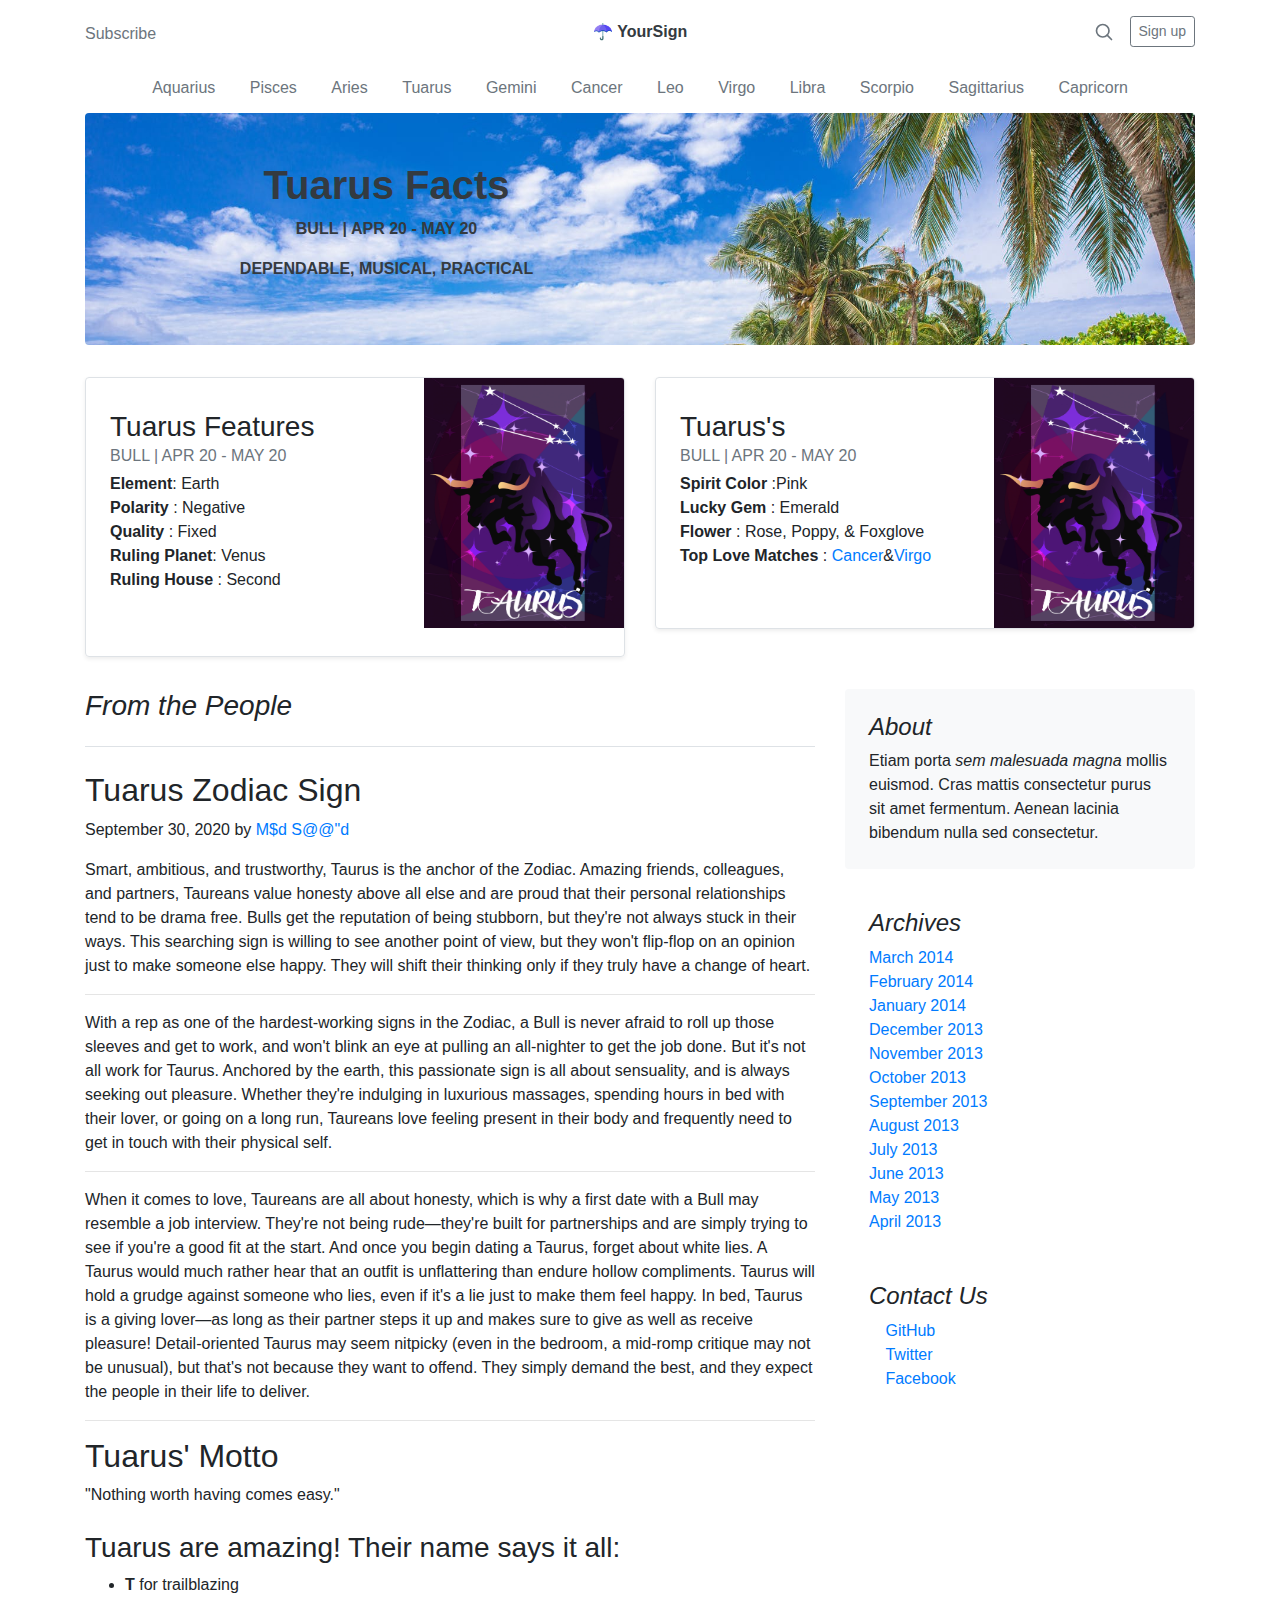
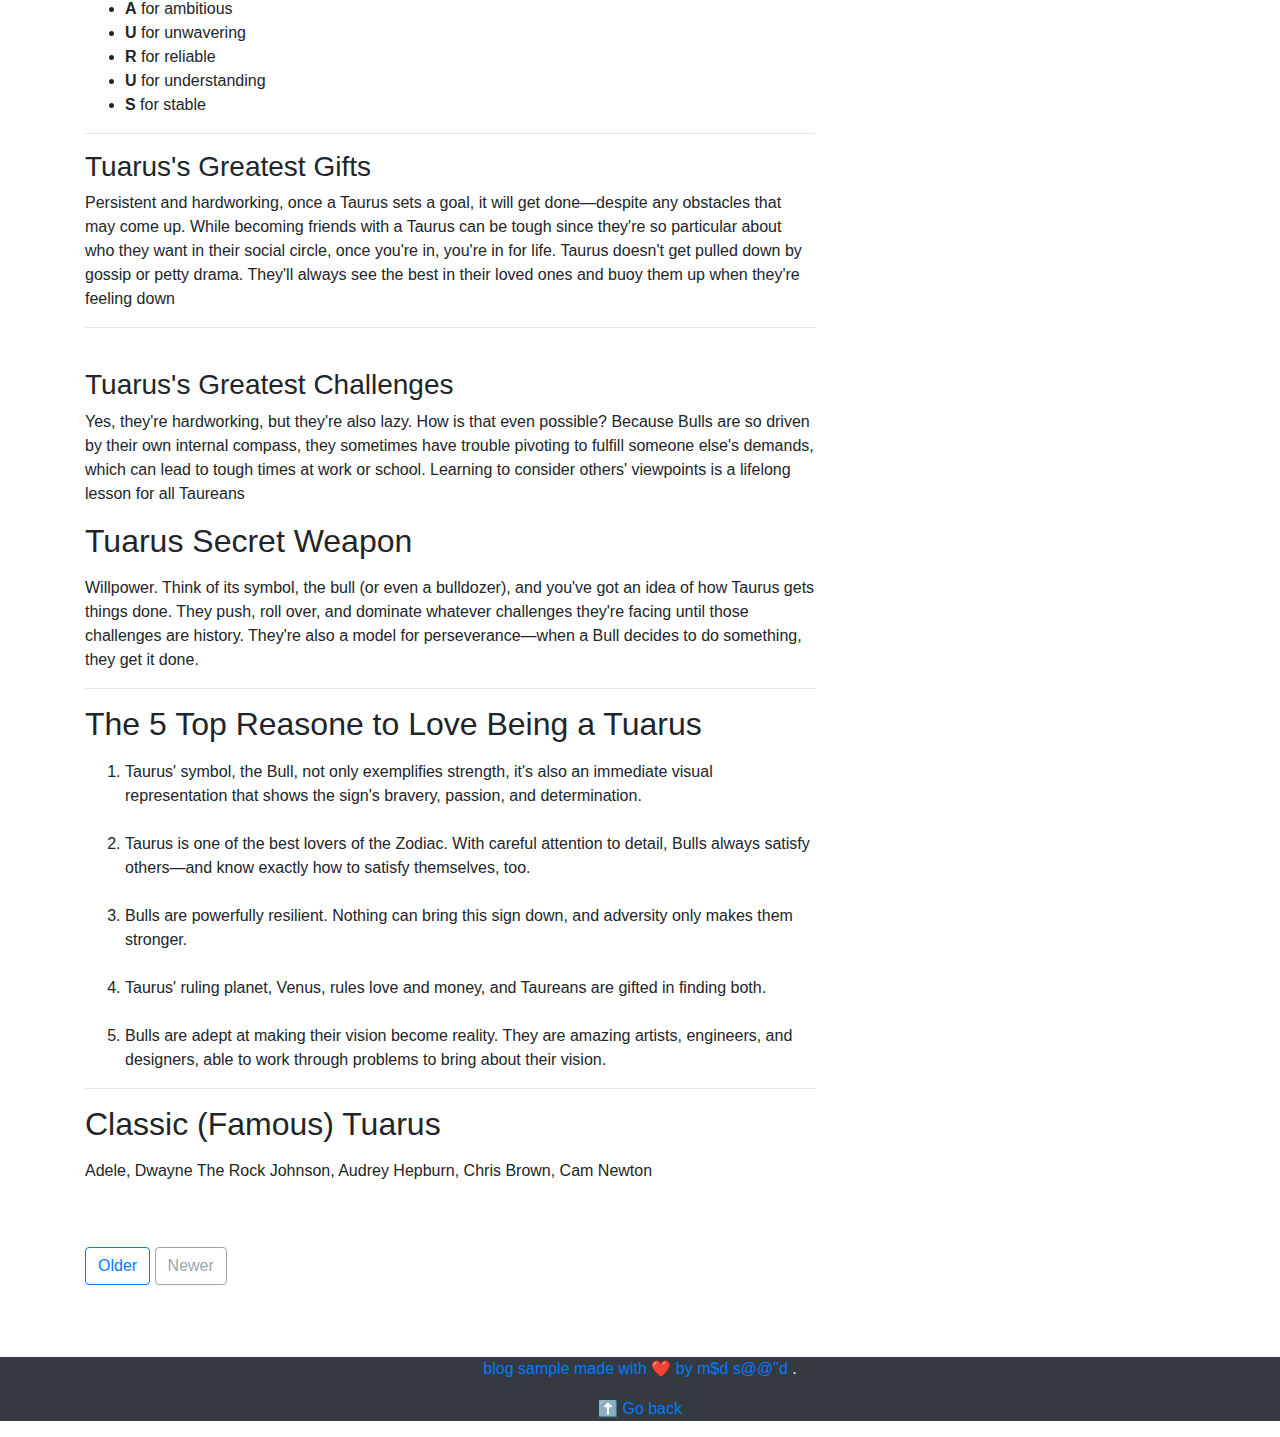
<file: public/Tuarus.html>
<!doctype html>
<html lang="en">
<head>

  <meta charset="UTF-8">
  <meta name="viewport" content="width=device-width, initial-scale=1, shrink-to-fit=no">
  <meta name="description" content="">
  <meta name="author" content="md sd">
  
  <link rel="stylesheet" href="https://stackpath.bootstrapcdn.com/font-awesome/4.7.0/css/font-awesome.min.css">
  <link rel="stylesheet" href="https://stackpath.bootstrapcdn.com/bootstrap/4.5.2/css/bootstrap.min.css" integrity="sha384-JcKb8q3iqJ61gNV9KGb8thSsNjpSL0n8PARn9HuZOnIxN0hoP+VmmDGMN5t9UJ0Z" crossorigin="anonymous">
  <script src="https://code.jquery.com/jquery-3.5.1.slim.min.js" integrity="sha384-DfXdz2htPH0lsSSs5nCTpuj/zy4C+OGpamoFVy38MVBnE+IbbVYUew+OrCXaRkfj" crossorigin="anonymous"></script>
  <script src="https://cdn.jsdelivr.net/npm/popper.js@1.16.1/dist/umd/popper.min.js" integrity="sha384-9/reFTGAW83EW2RDu2S0VKaIzap3H66lZH81PoYlFhbGU+6BZp6G7niu735Sk7lN" crossorigin="anonymous"></script>
  <script src="https://stackpath.bootstrapcdn.com/bootstrap/4.5.2/js/bootstrap.min.js" integrity="sha384-B4gt1jrGC7Jh4AgTPSdUtOBvfO8shuf57BaghqFfPlYxofvL8/KUEfYiJOMMV+rV" crossorigin="anonymous"></script>


  <style>
.backgr{
  background: url(./img/d.jpeg);
  background-size: cover;
  background-repeat: no-repeat;
  background-position: center;
}
.scrol{
    max-width: 100%;
    white-space: nowrap;
    height: 50px;
    overflow-x: auto;
    text-align: center;
    align-content: center;
    -webkit-overflow-scrolling: touch;
    -ms-overflow-style: none;
}
.na-link{
    padding-left: 15px;
    padding-right: 15px;
}
.scrol::-webkit-scrollbar{
    display: none;
}
.scrol a{
    color:#6c757d;
}
</style>
  <title>Tuarus sign</title>
</head>
<body>
  
  <div class="container">
  <header class="blog-header py-3">
    <div class="row flex-nowrap justify-content-between align-items-center">
      <div class="col-4 pt-1">
        <a class="text-muted" href="#">Subscribe</a>
      </div>
      <div class="col-4 text-center">
        <a class="blog-header-logo text-dark text-bold"  href="index.html"> &#9730 <strong>YourSign</strong></a>
      </div>
      <div class="col-4 d-flex justify-content-end align-items-center">
        <a class="text-muted" href="#" aria-label="Search">
          <svg xmlns="http://www.w3.org/2000/svg" width="20" height="20" fill="none" stroke="currentColor" stroke-linecap="round" stroke-linejoin="round" stroke-width="2" class="mx-3" role="img" viewBox="0 0 24 24" focusable="false"><title>Search</title><circle cx="10.5" cy="10.5" r="7.5"/><path d="M21 21l-5.2-5.2"/></svg>
        </a>
        <a class="btn btn-sm btn-outline-secondary" href="#">Sign up</a>
      </div>
    </div>
  </header>

    <nav class="scrol ">
        <a class="na-link" href="Aquarius.html">Aquarius</a>
        <a class="na-link" href="Pisces.html">Pisces</a>
        <a class="na-link" href="Aries.html">Aries</a>
        <a class="na-link" href="Tuarus.html">Tuarus</a>
        <a class="na-link" href="Gemini.html">Gemini</a>
        <a class="na-link" href="Cancer.html">Cancer</a>
        <a class="na-link" href="Leo.html">Leo</a>
        <a class="na-link" href="Virgo.html">Virgo</a>
        <a class="na-link" href="Libra.html">Libra</a>
        <a class="na-link" href="Scorpio.html">Scorpio</a>
        <a class="na-link" href="Sagittarius.html">Sagittarius</a>
        <a class="na-link" href="Capricorn.html">Capricorn</a>
    </nav>

      <div class="jumbotron p-4 p-md-5 text-dark rounded bg-dark text-center backgr">
        <div class="col-md-6 px-0">
          <h1 class="title0"><strong>Tuarus Facts</strong></h1>
          <p class="title0"> <strong> BULL  |  APR 20 - MAY 20</strong></p>
          <p class="title0"> <strong> DEPENDABLE, MUSICAL, PRACTICAL</strong></p>
        <!----- <img src="./Cancer.jpg" alt="Aquarius image" width="200" height="250">
         <img src="./Cancer.jpg" alt="Aquarius image" width="200" height="250">-------->
      </div>
    </div>

      <div class="row mb-2">
        <div class="col-md-6">
          <div class="row no-gutters border rounded overflow-hidden flex-md-row mb-4 shadow-sm h-md-250 position-relative">
            <div class="col p-4 d-flex flex-column position-static">
              <strong class="d-inline-block mb-2 text-primary"></strong>
              <h3 class="mb-0">Tuarus Features</h3>
              <div class="mb-1 text-muted">BULL  |  APR 20 - MAY 20</div>
              <p><strong>Element</strong>: Earth<br>
                <strong>Polarity</strong> : Negative<br>
                <strong>Quality</strong> : Fixed<br>
                <strong>Ruling Planet</strong>: Venus<br>
                <strong>Ruling House</strong> : Second</p><br>
            </div>
            <div class="col-auto d-none d-lg-block">
              <img src="./img/Tuarus.jpg" alt="Pisces image" width="200" height="250">
            </div>
          </div>
        </div>
        <div class="col-md-6">
          <div class="row no-gutters border rounded overflow-hidden flex-md-row mb-4 shadow-sm h-md-250 position-relative">
            <div class="col p-4 d-flex flex-column position-static">
              <strong class="d-inline-block mb-2 text-success"></strong>
              <h3 class="mb-0">Tuarus's</h3>
              <div class="mb-1 text-muted">BULL  |  APR 20 - MAY 20</div>
              <p><strong>Spirit Color</strong> :Pink<br>
                <strong>Lucky Gem</strong> : Emerald<br>
                <strong>Flower</strong> : Rose, Poppy, & Foxglove<br>
                <strong>Top Love Matches</strong> : <a href="Cancer.html">Cancer</a>&<a href="Virgo.html">Virgo</a></p>
            </div>
            <div class="col-auto d-none d-lg-block">
              <img src="./img/Tuarus.jpg" alt="Aquarius image" width="200" height="250">
            </div>
          </div>
        </div>
      </div>

    </div>



    <main role="main" class="container">
      <div class="row">
        <div class="col-md-8 blog-main">
          <h3 class="pb-4 mb-4 font-italic border-bottom">From the People </h3>
    
          <div class="blog-post">
            <h2 class="blog-post-title">Tuarus Zodiac Sign</h2>
            <p class="blog-post-meta ">September 30, 2020 by <a href="#">M$d S@@"d</a></p>
    
            <p>Smart, ambitious, and trustworthy, Taurus is the anchor of the Zodiac. Amazing friends, colleagues, and partners, Taureans value honesty above all else and are proud that their personal relationships tend to be drama free. Bulls get the reputation of being stubborn, but they're not always stuck in their ways. This searching sign is willing to see another point of view, but they won't flip-flop on an opinion just to make someone else happy. They will shift their thinking only if they truly have a change of heart.</p>
            <hr>
            <p>With a rep as one of the hardest-working signs in the Zodiac, a Bull is never afraid to roll up those sleeves and get to work, and won't blink an eye at pulling an all-nighter to get the job done. But it's not all work for Taurus. Anchored by the earth, this passionate sign is all about sensuality, and is always seeking out pleasure. Whether they're indulging in luxurious massages, spending hours in bed with their lover, or going on a long run, Taureans love feeling present in their body and frequently need to get in touch with their physical self.</p>
              <hr>
              <p>When it comes to love, Taureans are all about honesty, which is why a first date with a Bull may resemble a job interview. They're not being rude—they're built for partnerships and are simply trying to see if you're a good fit at the start. And once you begin dating a Taurus, forget about white lies. A Taurus would much rather hear that an outfit is unflattering than endure hollow compliments. Taurus will hold a grudge against someone who lies, even if it's a lie just to make them feel happy. In bed, Taurus is a giving lover—as long as their partner steps it up and makes sure to give as well as receive pleasure! Detail-oriented Taurus may seem nitpicky (even in the bedroom, a mid-romp critique may not be unusual), but that's not because they want to offend. They simply demand the best, and they expect the people in their life to deliver.</p>  
                <hr>
            <h2>Tuarus' Motto</h2>
            <quote>"Nothing worth having comes easy."</quote>
            <br> <br>
            <h3>Tuarus are amazing! Their name says it all:</h3>
            <ul>
              <li> <strong>T</strong>  for trailblazing</li>
              <li> <strong>A</strong>  for ambitious</li>
              <li> <strong>U</strong>  for unwavering</li>
              <li> <strong>R</strong>  for reliable</li>
              <li> <strong>U</strong>  for understanding</li>
              <li> <strong>S</strong>  for stable</li>
          </ul>
          <hr>
            <h3>Tuarus's Greatest Gifts</h3>
            <p>Persistent and hardworking, once a Taurus sets a goal, it will get done—despite any obstacles that may come up. While becoming friends with a Taurus can be tough since they're so particular about who they want in their social circle, once you're in, you're in for life. Taurus doesn't get pulled down by gossip or petty drama. They'll always see the best in their loved ones and buoy them up when they're feeling down</p>
              <hr>
              <br>
            <h3>Tuarus's Greatest Challenges</h3>
            <p>Yes, they're hardworking, but they're also lazy. How is that even possible? Because Bulls are so driven by their own internal compass, they sometimes have trouble pivoting to fulfill someone else's demands, which can lead to tough times at work or school. Learning to consider others' viewpoints is a lifelong lesson for all Taureans</p>
          </div><!-- /.blog-post -->
          <div class="blog-post">
            <h2 class="blog-post-title">Tuarus Secret Weapon</h2>
            <p class="blog-post-meta"><a href="#"></a></p>
            <p>Willpower. Think of its symbol, the bull (or even a bulldozer), and you've got an idea of how Taurus gets things done. They push, roll over, and dominate whatever challenges they're facing until those challenges are history. They're also a model for perseverance—when a Bull decides to do something, they get it done.</p>
          </div><!-- /.blog-post -->
          <hr>
          <div class="blog-post">
            <h2 class="blog-post-title">The 5 Top Reasone to Love Being a Tuarus</h2>
            <p class="blog-post-meta"><a href="#"></a></p>
            <ol>
              <li> Taurus' symbol, the Bull, not only exemplifies strength, it's also an immediate visual representation that shows the sign's bravery, passion, and determination.</li> <br>
              <li>Taurus is one of the best lovers of the Zodiac. With careful attention to detail, Bulls always satisfy others—and know exactly how to satisfy themselves, too.</li> <br>
              <li>Bulls are powerfully resilient. Nothing can bring this sign down, and adversity only makes them stronger.</li> <br>
              <li>Taurus' ruling planet, Venus, rules love and money, and Taureans are gifted in finding both.</li> <br>
              <li>Bulls are adept at making their vision become reality. They are amazing artists, engineers, and designers, able to work through problems to bring about their vision.</li>
          </ol>
          </div><!-- /.blog-post -->
          <hr>
          <div class="blog-post">
            <h2 class="blog-post-title">Classic (Famous) Tuarus</h2>
            <p class="blog-post-meta"><a href="#"></a></p>
            <p>Adele, Dwayne The Rock Johnson, Audrey Hepburn, Chris Brown, Cam Newton</p>
          </div><br><br>
    
          <nav class="blog-pagination">
            <a class="btn btn-outline-primary" href="index.html">Older</a>
            <a class="btn btn-outline-secondary disabled" href="#" tabindex="-1" aria-disabled="true">Newer</a>
          </nav>
        </div><!-- /.blog-main -->
    
        <aside class="col-md-4 blog-sidebar">
          <div class="p-4 mb-3 bg-light rounded">
            <h4 class="font-italic">About</h4>
            <p class="mb-0">Etiam porta <em>sem malesuada magna</em> mollis euismod. Cras mattis consectetur purus sit amet fermentum. Aenean lacinia bibendum nulla sed consectetur.</p>
          </div>
    
          <div class="p-4">
            <h4 class="font-italic">Archives</h4>
            <ol class="list-unstyled mb-0">
              <li><a href="#">March 2014</a></li>
              <li><a href="#">February 2014</a></li>
              <li><a href="#">January 2014</a></li>
              <li><a href="#">December 2013</a></li>
              <li><a href="#">November 2013</a></li>
              <li><a href="#">October 2013</a></li>
              <li><a href="#">September 2013</a></li>
              <li><a href="#">August 2013</a></li>
              <li><a href="#">July 2013</a></li>
              <li><a href="#">June 2013</a></li>
              <li><a href="#">May 2013</a></li>
              <li><a href="#">April 2013</a></li>
            </ol>
          </div>
    
          <div class="p-4">
            <h4 class="font-italic">Contact Us</h4>
            <ol class="list-unstyled">
              <li><a href="#"><i class="fab fa-github-square"></i>  GitHub</a></li>
              <li><a href="#"><i class="fab fa-twitter-square"></i> Twitter</a></li>
              <li><a href="#"> <i class="fab fa-facebook"></i> Facebook</li>
            </ol>
          </div>
        </aside><!-- /.blog-sidebar -->
      </div><!-- /.row -->
    </main><br><br><br><!-- /.container -->
    
    <footer class="blog-footer text-center bg-dark text-white">
      <p>blog sample made with &#10084 by <a href="https://facebook.com/">m$d s@@"d</a> <a href="https://twitter.com/mdo"></a>.</p>
      <p>
        <a href="#">&#11014 Go back</a>
      </p>
    </footer>
  </body>
  </html>
</body>
</html>
</file>
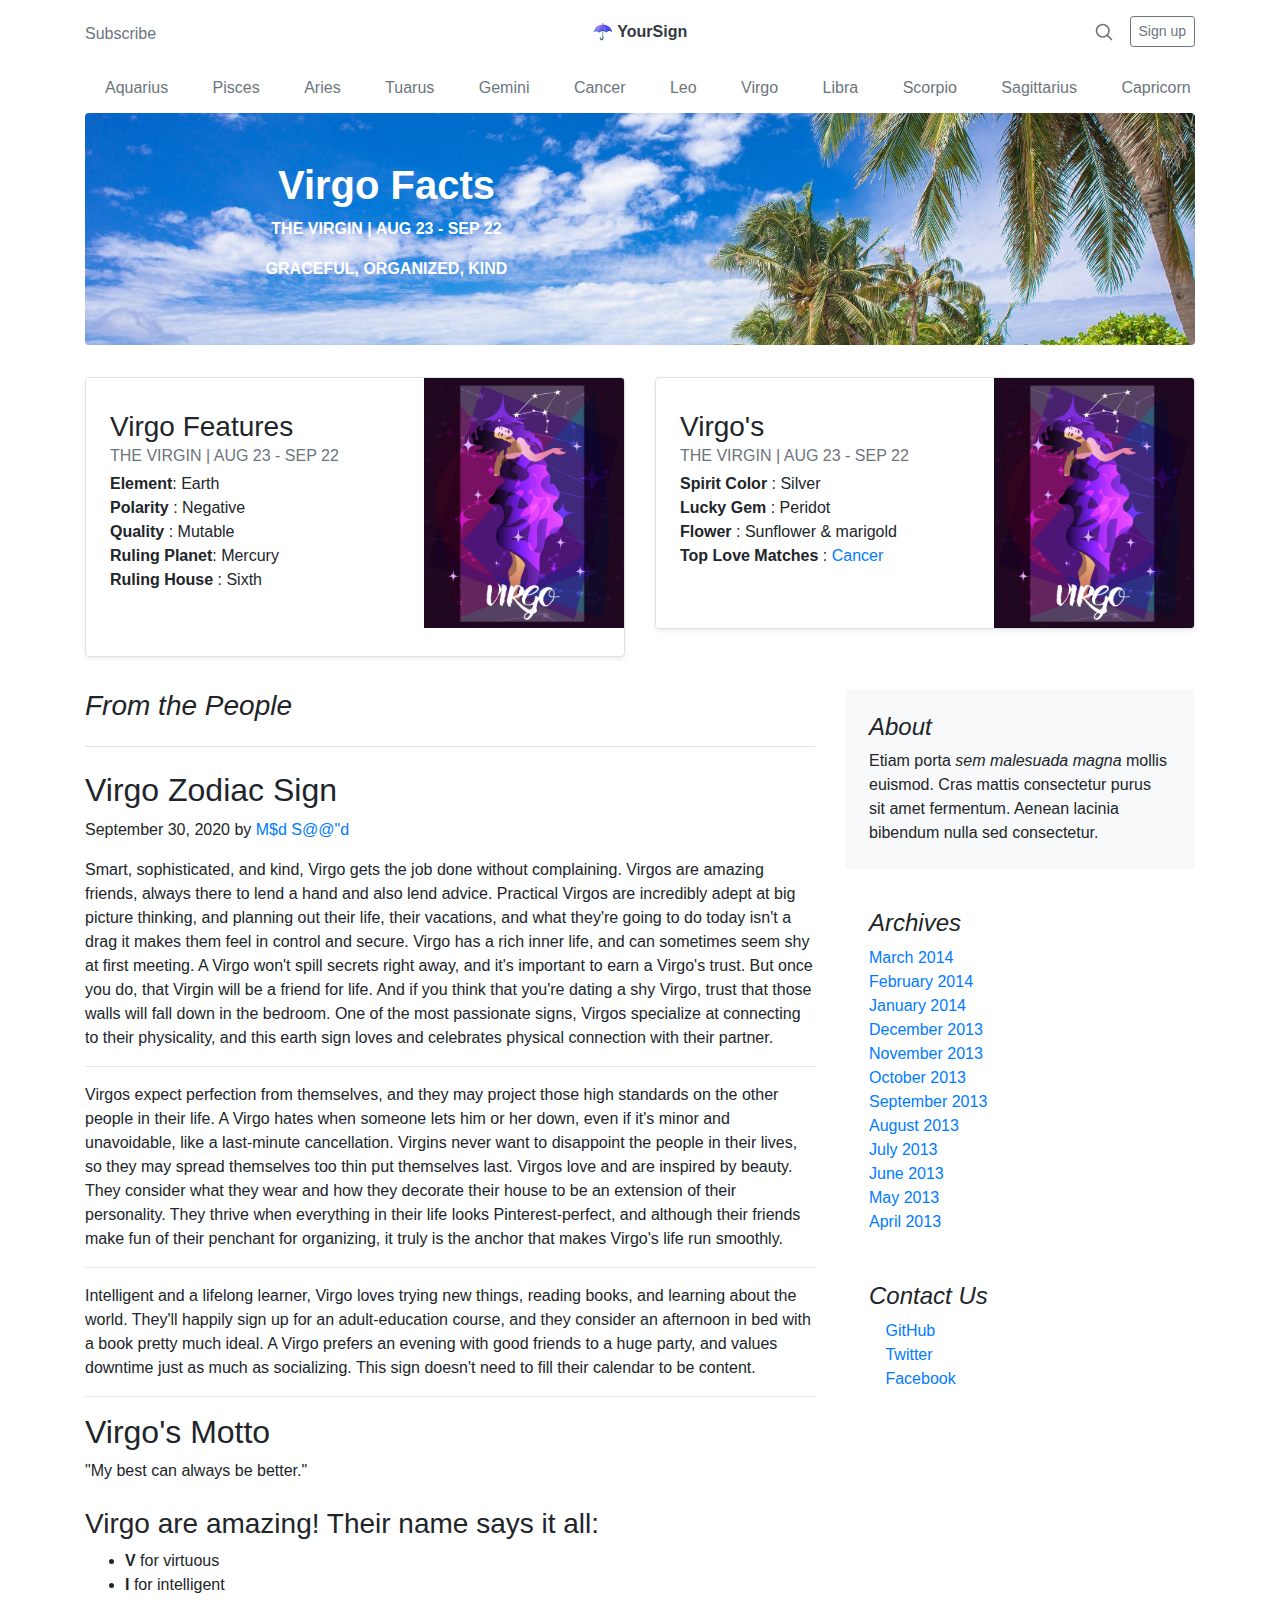
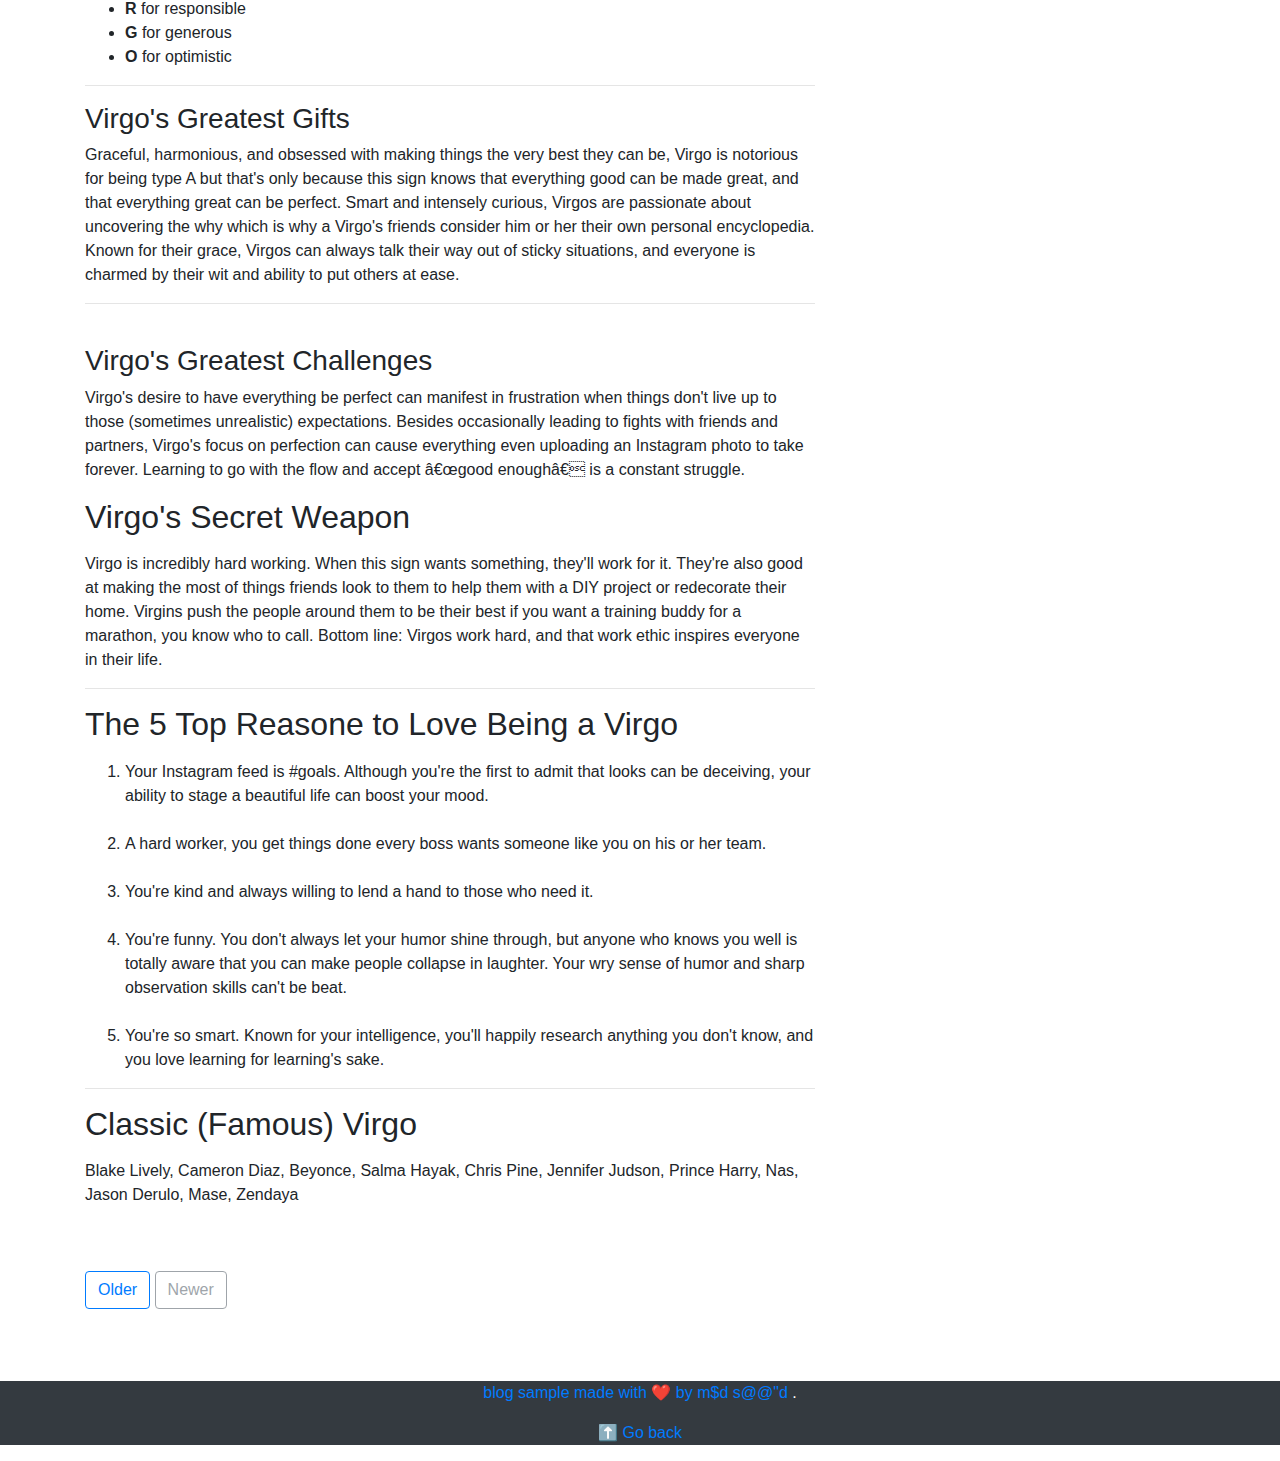
<file: public/Virgo.html>
<!doctype html>
<html lang="en">
<head>

  <meta charset="UTF-8">
  <meta name="viewport" content="width=device-width, initial-scale=1, shrink-to-fit=no">
  <meta name="description" content="">
  <meta name="author" content="md sd">
  
  <link rel="stylesheet" href="https://stackpath.bootstrapcdn.com/font-awesome/4.7.0/css/font-awesome.min.css">
  <link rel="stylesheet" href="https://stackpath.bootstrapcdn.com/bootstrap/4.5.2/css/bootstrap.min.css" integrity="sha384-JcKb8q3iqJ61gNV9KGb8thSsNjpSL0n8PARn9HuZOnIxN0hoP+VmmDGMN5t9UJ0Z" crossorigin="anonymous">
  <script src="https://code.jquery.com/jquery-3.5.1.slim.min.js" integrity="sha384-DfXdz2htPH0lsSSs5nCTpuj/zy4C+OGpamoFVy38MVBnE+IbbVYUew+OrCXaRkfj" crossorigin="anonymous"></script>
  <script src="https://cdn.jsdelivr.net/npm/popper.js@1.16.1/dist/umd/popper.min.js" integrity="sha384-9/reFTGAW83EW2RDu2S0VKaIzap3H66lZH81PoYlFhbGU+6BZp6G7niu735Sk7lN" crossorigin="anonymous"></script>
  <script src="https://stackpath.bootstrapcdn.com/bootstrap/4.5.2/js/bootstrap.min.js" integrity="sha384-B4gt1jrGC7Jh4AgTPSdUtOBvfO8shuf57BaghqFfPlYxofvL8/KUEfYiJOMMV+rV" crossorigin="anonymous"></script>


  <style>
.backgr{
  background: url(./img/d.jpeg);
  background-size: cover;
  background-repeat: no-repeat;
  background-position: center;
}
.scrol{
    max-width: 100%;
    white-space: nowrap;
    height: 50px;
    overflow-x: auto;
    text-align: center;
    align-content: center;
    -webkit-overflow-scrolling: touch;
    -ms-overflow-style: none;
}
.na-link{
    padding-left: 20px;
    padding-right: 20px;
}
.scrol::-webkit-scrollbar{
    display: none;
}
.scrol a{
    color:#6c757d;
}
</style>
  <title>Virgo sign</title>
</head>
<body>
  
  <div class="container">
  <header class="blog-header py-3">
    <div class="row flex-nowrap justify-content-between align-items-center">
      <div class="col-4 pt-1">
        <a class="text-muted" href="#">Subscribe</a>
      </div>
      <div class="col-4 text-center">
        <a class="blog-header-logo text-dark text-bold"  href="index.html"> &#9730 <strong>YourSign</strong></a>
      </div>
      <div class="col-4 d-flex justify-content-end align-items-center">
        <a class="text-muted" href="#" aria-label="Search">
          <svg xmlns="http://www.w3.org/2000/svg" width="20" height="20" fill="none" stroke="currentColor" stroke-linecap="round" stroke-linejoin="round" stroke-width="2" class="mx-3" role="img" viewBox="0 0 24 24" focusable="false"><title>Search</title><circle cx="10.5" cy="10.5" r="7.5"/><path d="M21 21l-5.2-5.2"/></svg>
        </a>
        <a class="btn btn-sm btn-outline-secondary" href="#">Sign up</a>
      </div>
    </div>
  </header>

    <nav class="scrol ">
        <a class="na-link" href="Aquarius.html">Aquarius</a>
        <a class="na-link" href="Pisces.html">Pisces</a>
        <a class="na-link" href="Aries.html">Aries</a>
        <a class="na-link" href="Tuarus.html">Tuarus</a>
        <a class="na-link" href="Gemini.html">Gemini</a>
        <a class="na-link" href="Cancer.html">Cancer</a>
        <a class="na-link" href="Leo.html">Leo</a>
        <a class="na-link" href="Virgo.html">Virgo</a>
        <a class="na-link" href="Libra.html">Libra</a>
        <a class="na-link" href="Scorpio.html">Scorpio</a>
        <a class="na-link" href="Sagittarius.html">Sagittarius</a>
        <a class="na-link" href="Capricorn.html">Capricorn</a>
    </nav>

      <div class="jumbotron p-4 p-md-5 text-white rounded bg-dark text-center backgr">
        <div class="col-md-6 px-0">
          <h1 class="title0"><strong>Virgo Facts</strong></h1>
          <p class="title0"> <strong> THE VIRGIN  |  AUG 23 - SEP 22</strong></p>
          <p class="title0"><strong>GRACEFUL, ORGANIZED, KIND</strong></p>
        <!----- <img src="./Cancer.jpg" alt="Aquarius image" width="200" height="250">
         <img src="./Cancer.jpg" alt="Aquarius image" width="200" height="250">-------->
      </div>
    </div>

      <div class="row mb-2">
        <div class="col-md-6">
          <div class="row no-gutters border rounded overflow-hidden flex-md-row mb-4 shadow-sm h-md-250 position-relative">
            <div class="col p-4 d-flex flex-column position-static">
              <strong class="d-inline-block mb-2 text-primary"></strong>
              <h3 class="mb-0">Virgo Features</h3>
              <div class="mb-1 text-muted">THE VIRGIN  |  AUG 23 - SEP 22</div>
              <p><strong>Element</strong>: Earth<br>
                <strong>Polarity</strong> : Negative<br>
                <strong>Quality</strong> : Mutable<br>
                <strong>Ruling Planet</strong>: Mercury<br>
                <strong>Ruling House</strong> : Sixth</p><br>
            </div>
            <div class="col-auto d-none d-lg-block">
              <img src="./img/Virgo.jpg" alt="Leo image" width="200" height="250">
            </div>
          </div>
        </div>
        <div class="col-md-6">
          <div class="row no-gutters border rounded overflow-hidden flex-md-row mb-4 shadow-sm h-md-250 position-relative">
            <div class="col p-4 d-flex flex-column position-static">
              <strong class="d-inline-block mb-2 text-success"></strong>
              <h3 class="mb-0">Virgo's</h3>
              <div class="mb-1 text-muted">THE VIRGIN  |  AUG 23 - SEP 22</div>
              <p><strong>Spirit Color</strong> : Silver<br>
                <strong>Lucky Gem</strong> : Peridot<br>
                <strong>Flower</strong> : Sunflower & marigold<br>
                <strong>Top Love Matches</strong> : <a href="Cancer.html">Cancer</a></p>
            </div>
            <div class="col-auto d-none d-lg-block">
              <img src="./img/Virgo.jpg" alt="Leo image" width="200" height="250">
            </div>
          </div>
        </div>
      </div>

    </div>



    <main role="main" class="container">
      <div class="row">
        <div class="col-md-8 blog-main">
          <h3 class="pb-4 mb-4 font-italic border-bottom">From the People </h3>
    
          <div class="blog-post">
            <h2 class="blog-post-title">Virgo Zodiac Sign</h2>
            <p class="blog-post-meta ">September 30, 2020 by <a href="#">M$d S@@"d</a></p>
    
            <p>Smart, sophisticated, and kind, Virgo gets the job done without complaining. Virgos are amazing friends, always there to lend a hand and also lend advice. Practical Virgos are incredibly adept at big picture thinking, and planning out their life, their vacations, and what they're going to do today isn't a drag it makes them feel in control and secure.
              Virgo has a rich inner life, and can sometimes seem shy at first meeting. A Virgo won't spill secrets right away, and it's important to earn a Virgo's trust. But once you do, that Virgin will be a friend for life. And if you think that you're dating a shy Virgo, trust that those walls will fall down in the bedroom. One of the most passionate signs, Virgos specialize at connecting to their physicality, and this earth sign loves and celebrates physical connection with their partner.</p>
            <hr>
            <p>Virgos expect perfection from themselves, and they may project those high standards on the other people in their life. A Virgo hates when someone lets him or her down, even if it's minor and unavoidable, like a last-minute cancellation. Virgins never want to disappoint the people in their lives, so they may spread themselves too thin put themselves last.
              Virgos love and are inspired by beauty. They consider what they wear and how they decorate their house to be an extension of their personality. They thrive when everything in their life looks Pinterest-perfect, and although their friends make fun of their penchant for organizing, it truly is the anchor that makes Virgo's life run smoothly.</p>
              <hr>
              <p>Intelligent and a lifelong learner, Virgo loves trying new things, reading books, and learning about the world. They'll happily sign up for an adult-education course, and they consider an afternoon in bed with a book pretty much ideal. A Virgo prefers an evening with good friends to a huge party, and values downtime just as much as socializing. This sign doesn't need to fill their calendar to be content.</p>  
                <hr>
            <h2>Virgo's Motto</h2>
            <quote>"My best can always be better."</quote>
            <br> <br>
            <h3>Virgo are amazing! Their name says it all:</h3>
            <ul>
              <li> <strong>V</strong>  for virtuous</li>
              <li> <strong>I</strong>  for intelligent</li>
              <li> <strong>R</strong>  for responsible</li>
              <li> <strong>G</strong>  for generous</li>
              <li> <strong>O</strong>  for optimistic</li>
          </ul>
          <hr>
            <h3>Virgo's Greatest Gifts</h3>
            <p>Graceful, harmonious, and obsessed with making things the very best they can be, Virgo is notorious for being type A but that's only because this sign knows that everything good can be made great, and that everything great can be perfect. Smart and intensely curious, Virgos are passionate about uncovering the why which is why a Virgo's friends consider him or her their own personal encyclopedia. Known for their grace, Virgos can always talk their way out of sticky situations, and everyone is charmed by their wit and ability to put others at ease.</p>
              <hr>
              <br>
            <h3>Virgo's Greatest Challenges</h3>
            <p>Virgo's desire to have everything be perfect can manifest in frustration when things don't live up to those (sometimes unrealistic) expectations. Besides occasionally leading to fights with friends and partners, Virgo's focus on perfection can cause everything even uploading an Instagram photo to take forever. Learning to go with the flow and accept â€œgood enoughâ€ is a constant struggle.</p>
          </div><!-- /.blog-post -->
          <div class="blog-post">
            <h2 class="blog-post-title">Virgo's Secret Weapon</h2>
            <p class="blog-post-meta"><a href="#"></a></p>
            <p>Virgo is incredibly hard working. When this sign wants something, they'll work for it. They're also good at making the most of things friends look to them to help them with a DIY project or redecorate their home. Virgins push the people around them to be their best if you want a training buddy for a marathon, you know who to call. Bottom line: Virgos work hard, and that work ethic inspires everyone in their life.</p>
          </div><!-- /.blog-post -->
          <hr>
          <div class="blog-post">
            <h2 class="blog-post-title">The 5 Top Reasone to Love Being a Virgo</h2>
            <p class="blog-post-meta"><a href="#"></a></p>
            <ol>
              <li>Your Instagram feed is #goals. Although you're the first to admit that looks can be deceiving, your ability to stage a beautiful life can boost your mood.</li> <br>
            <li>A hard worker, you get things done every boss wants someone like you on his or her team.</li> <br>
            <li>You're kind and always willing to lend a hand to those who need it.</li> <br>
            <li>You're funny. You don't always let your humor shine through, but anyone who knows you well is totally aware that you can make people collapse in laughter. Your wry sense of humor and sharp observation skills can't be beat.</li> <br>
            <li>You're so smart. Known for your intelligence, you'll happily research anything you don't know, and you love learning for learning's sake.</li>
          </ol>
          </div><!-- /.blog-post -->
          <hr>
          <div class="blog-post">
            <h2 class="blog-post-title">Classic (Famous) Virgo</h2>
            <p class="blog-post-meta"><a href="#"></a></p>
            <p>Blake Lively, Cameron Diaz, Beyonce, Salma Hayak, Chris Pine, Jennifer Judson, Prince Harry, Nas, Jason Derulo, Mase, Zendaya</p>
          </div><br><br>
    
          <nav class="blog-pagination">
            <a class="btn btn-outline-primary" href="index.html">Older</a>
            <a class="btn btn-outline-secondary disabled" href="#" tabindex="-1" aria-disabled="true">Newer</a>
          </nav>
        </div><!-- /.blog-main -->
    
        <aside class="col-md-4 blog-sidebar">
          <div class="p-4 mb-3 bg-light rounded">
            <h4 class="font-italic">About</h4>
            <p class="mb-0">Etiam porta <em>sem malesuada magna</em> mollis euismod. Cras mattis consectetur purus sit amet fermentum. Aenean lacinia bibendum nulla sed consectetur.</p>
          </div>
    
          <div class="p-4">
            <h4 class="font-italic">Archives</h4>
            <ol class="list-unstyled mb-0">
              <li><a href="#">March 2014</a></li>
              <li><a href="#">February 2014</a></li>
              <li><a href="#">January 2014</a></li>
              <li><a href="#">December 2013</a></li>
              <li><a href="#">November 2013</a></li>
              <li><a href="#">October 2013</a></li>
              <li><a href="#">September 2013</a></li>
              <li><a href="#">August 2013</a></li>
              <li><a href="#">July 2013</a></li>
              <li><a href="#">June 2013</a></li>
              <li><a href="#">May 2013</a></li>
              <li><a href="#">April 2013</a></li>
            </ol>
          </div>
    
          <div class="p-4">
            <h4 class="font-italic">Contact Us</h4>
            <ol class="list-unstyled">
              <li><a href="#"><i class="fab fa-github-square"></i>  GitHub</a></li>
              <li><a href="#"><i class="fab fa-twitter-square"></i> Twitter</a></li>
              <li><a href="#"> <i class="fab fa-facebook"></i> Facebook</li>
            </ol>
          </div>
        </aside><!-- /.blog-sidebar -->
      </div><!-- /.row -->
    </main><br><br><br><!-- /.container -->
    
    <footer class="blog-footer text-center bg-dark text-white">
      <p>blog sample made with &#10084 by <a href="https://facebook.com/">m$d s@@"d</a> <a href="https://twitter.com/mdo"></a>.</p>
      <p>
        <a href="#">&#11014 Go back</a>
      </p>
    </footer>
  </body>
  </html>
</body>
</html>
</file>
